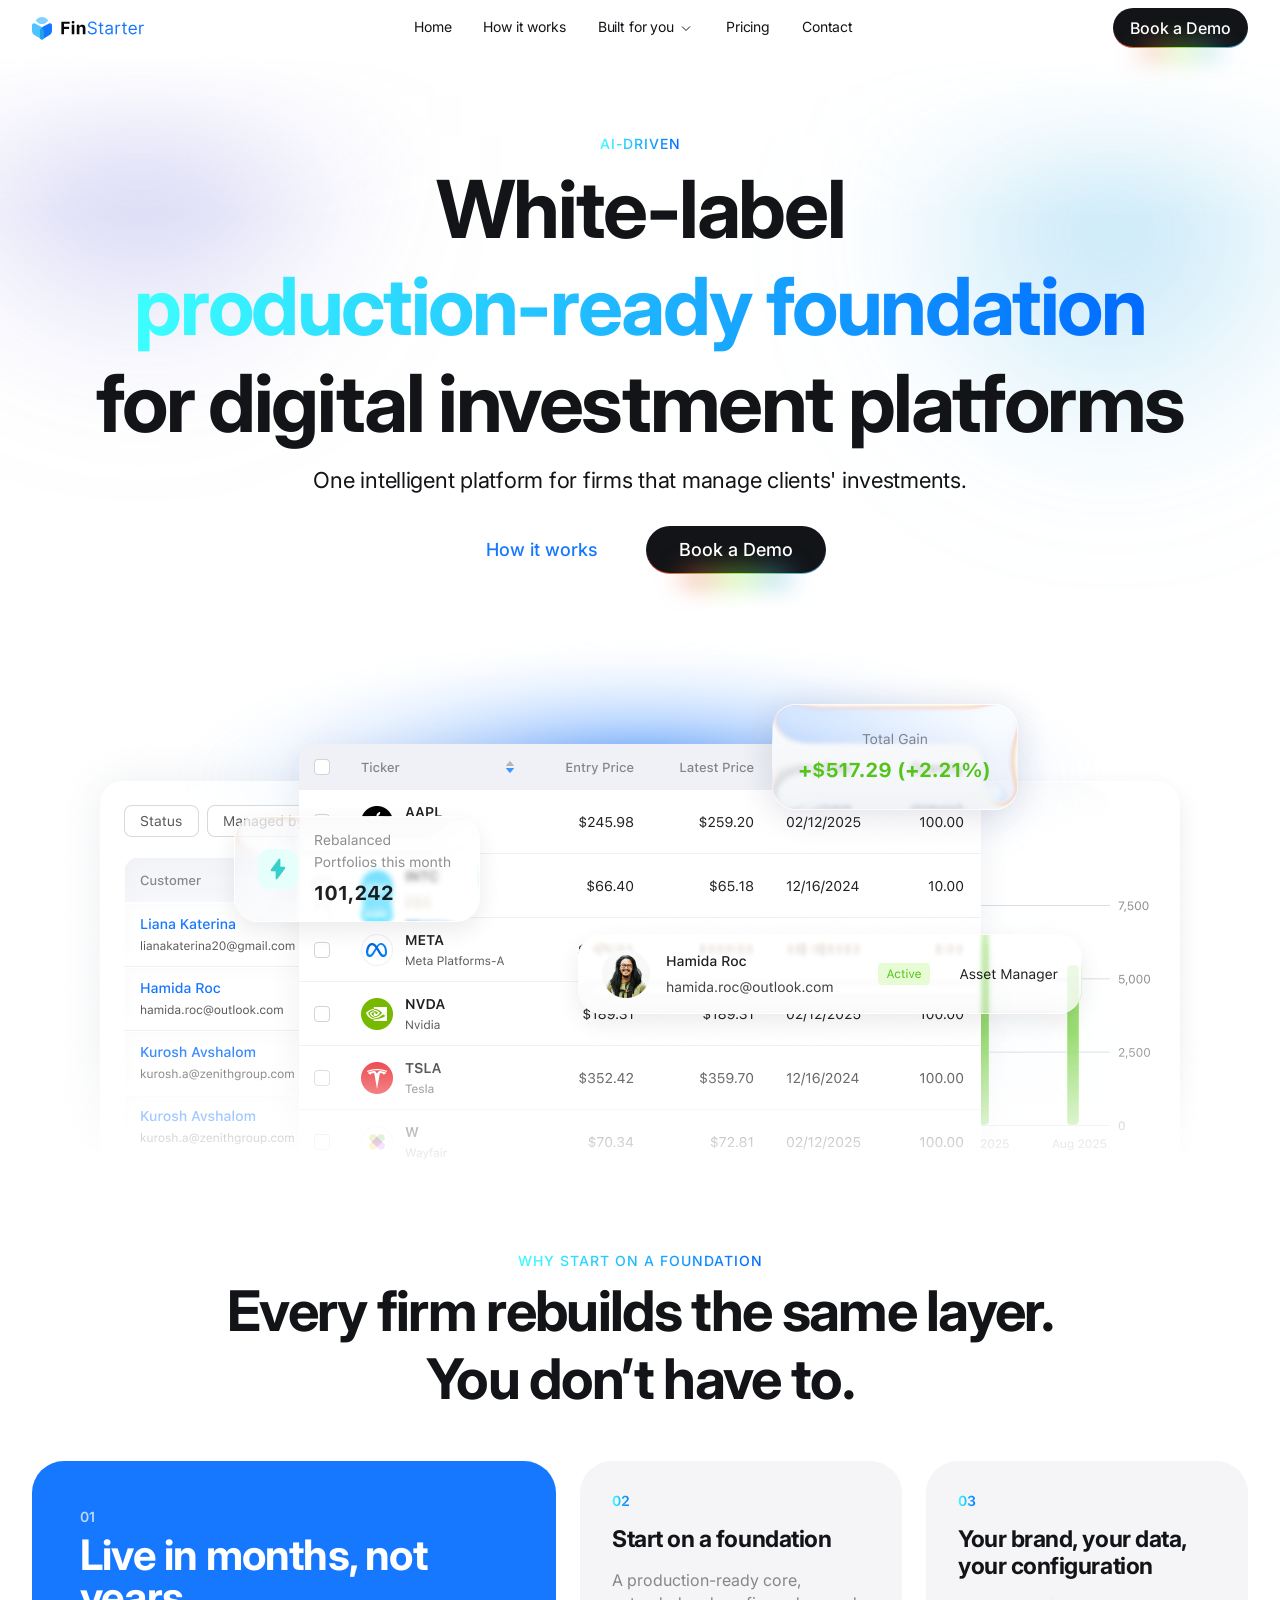
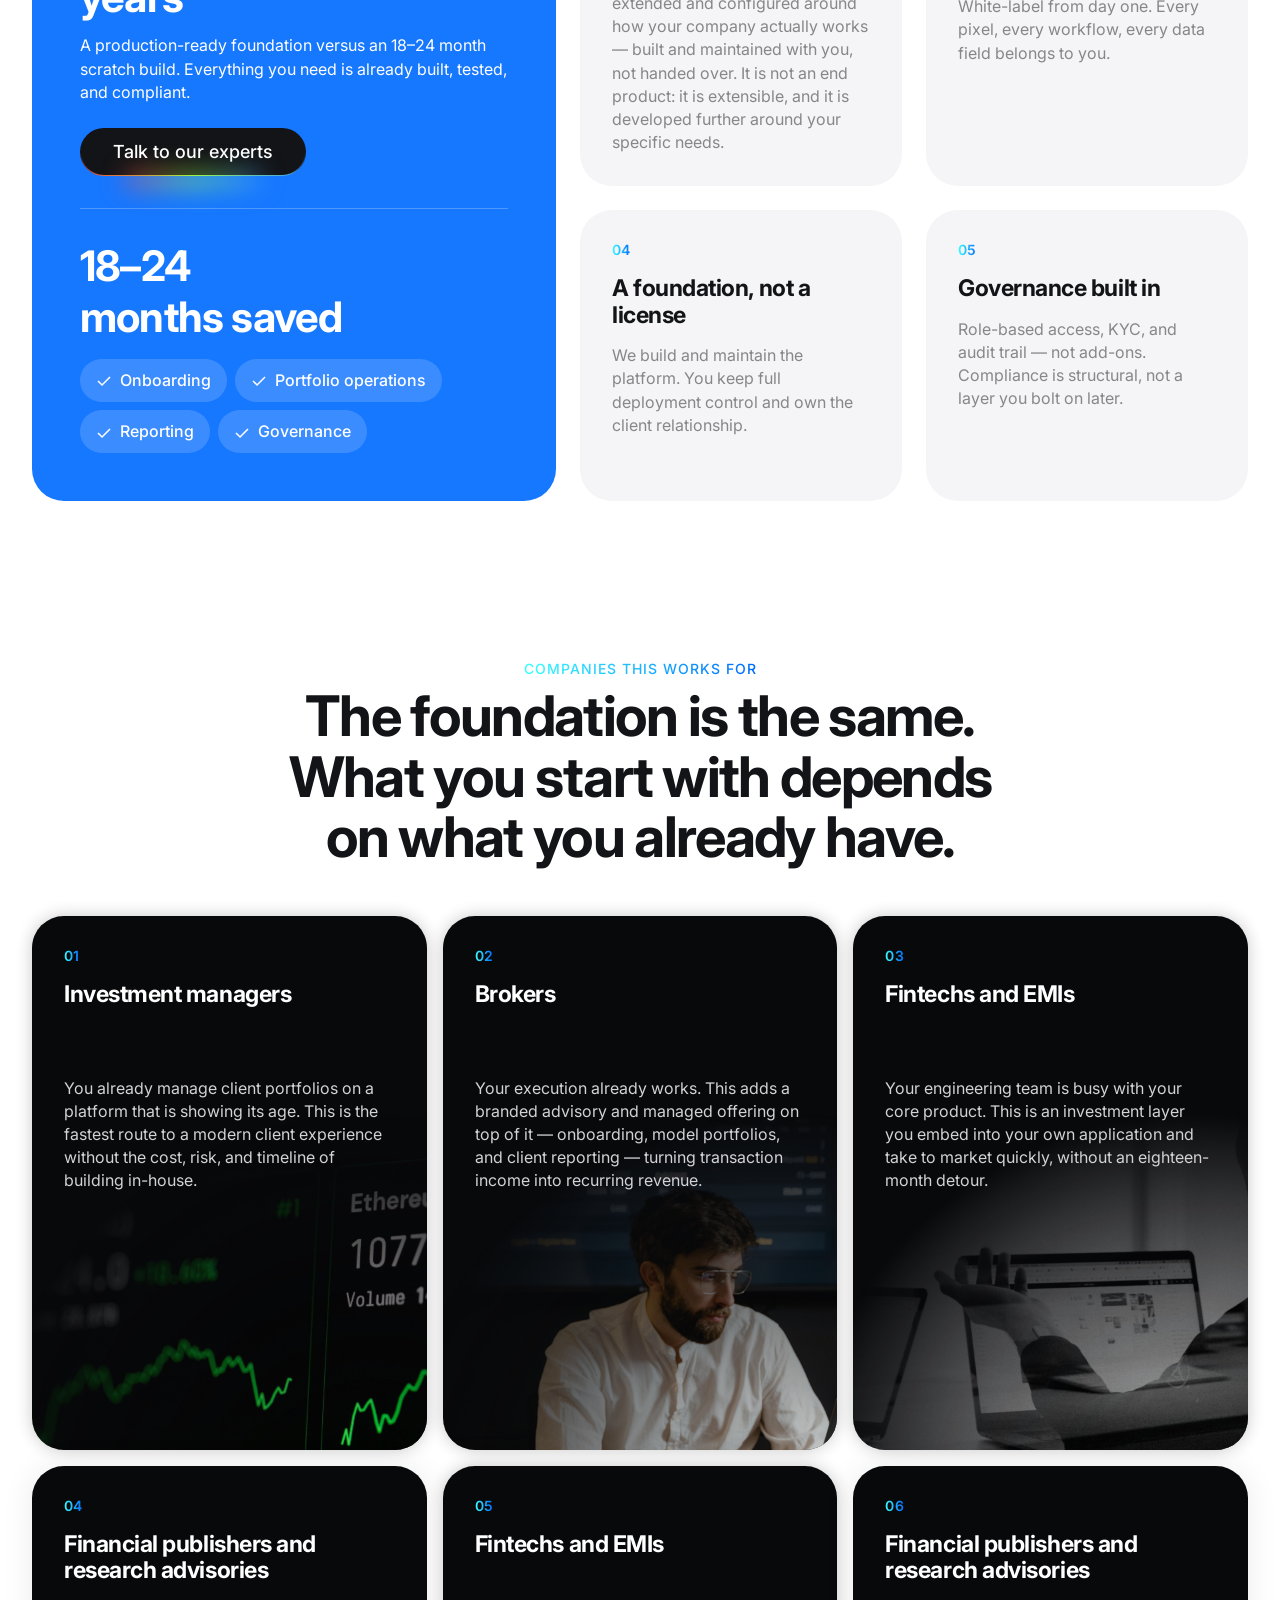
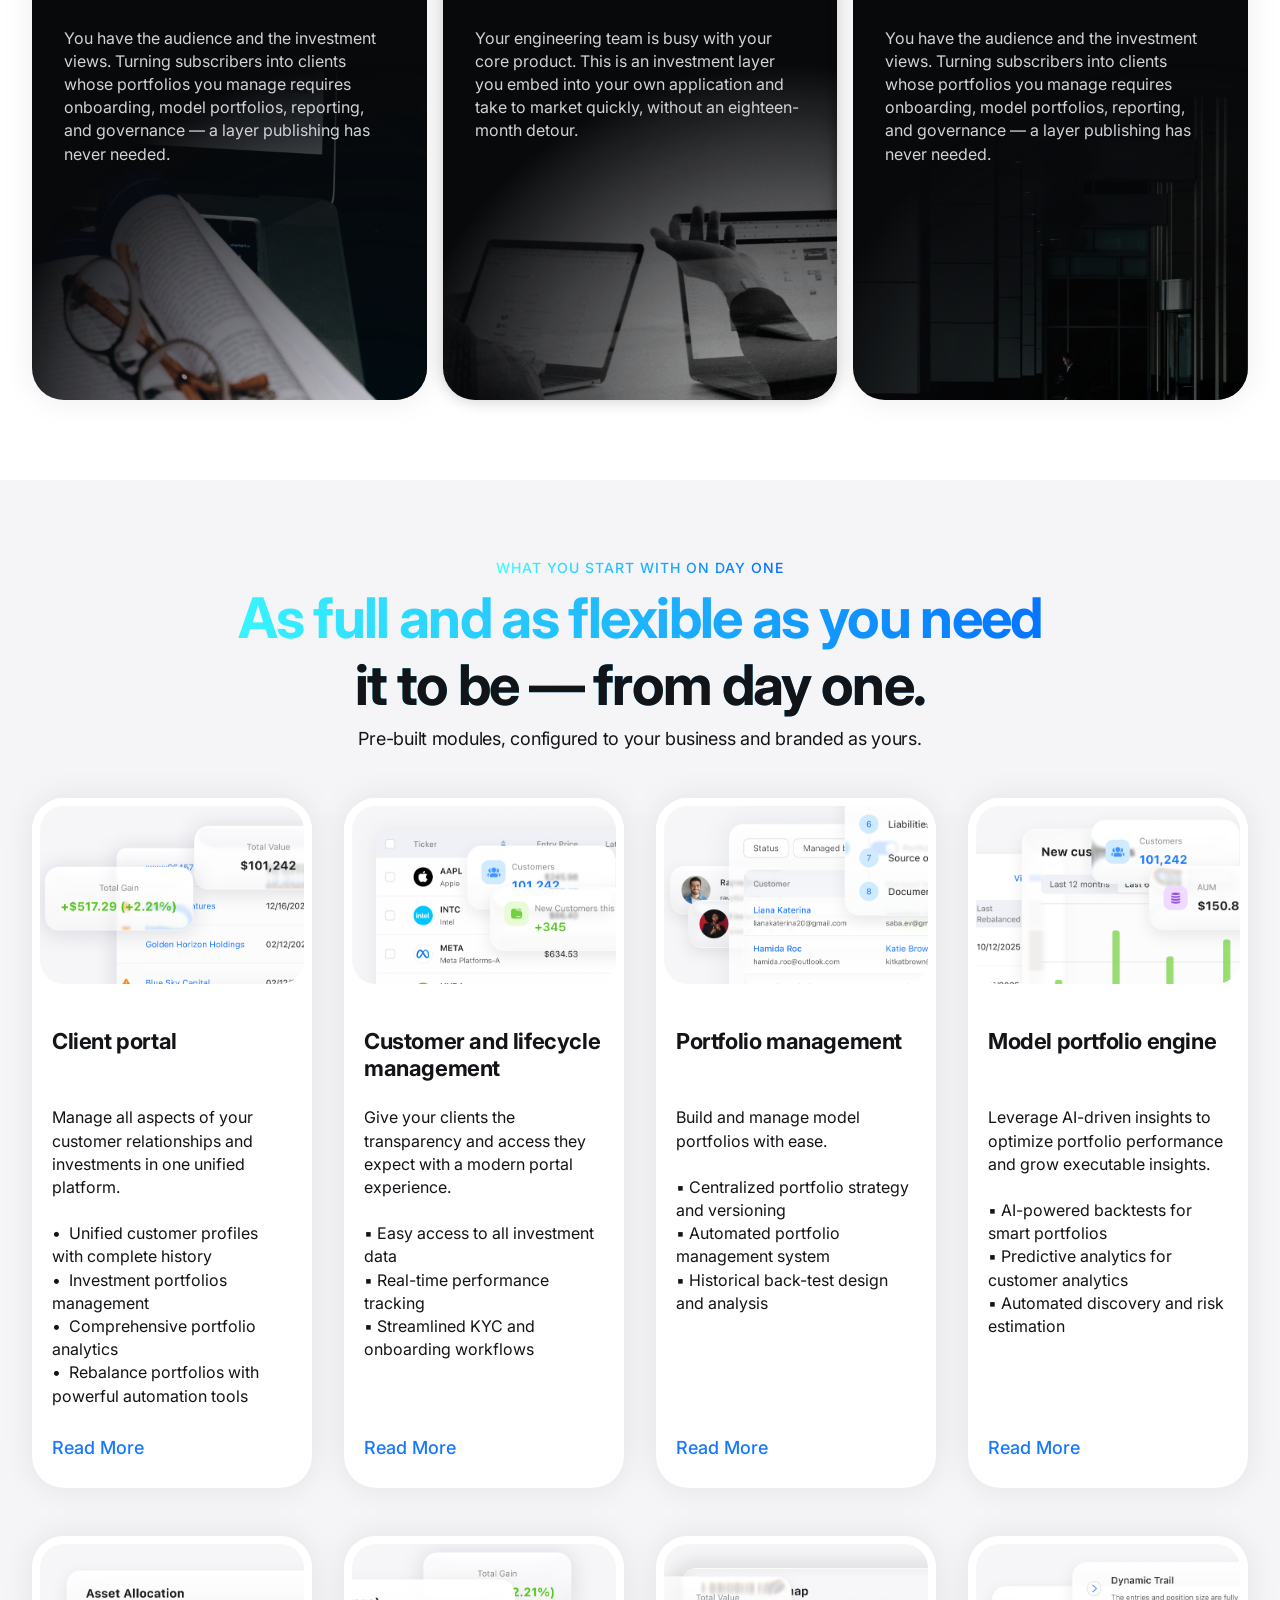
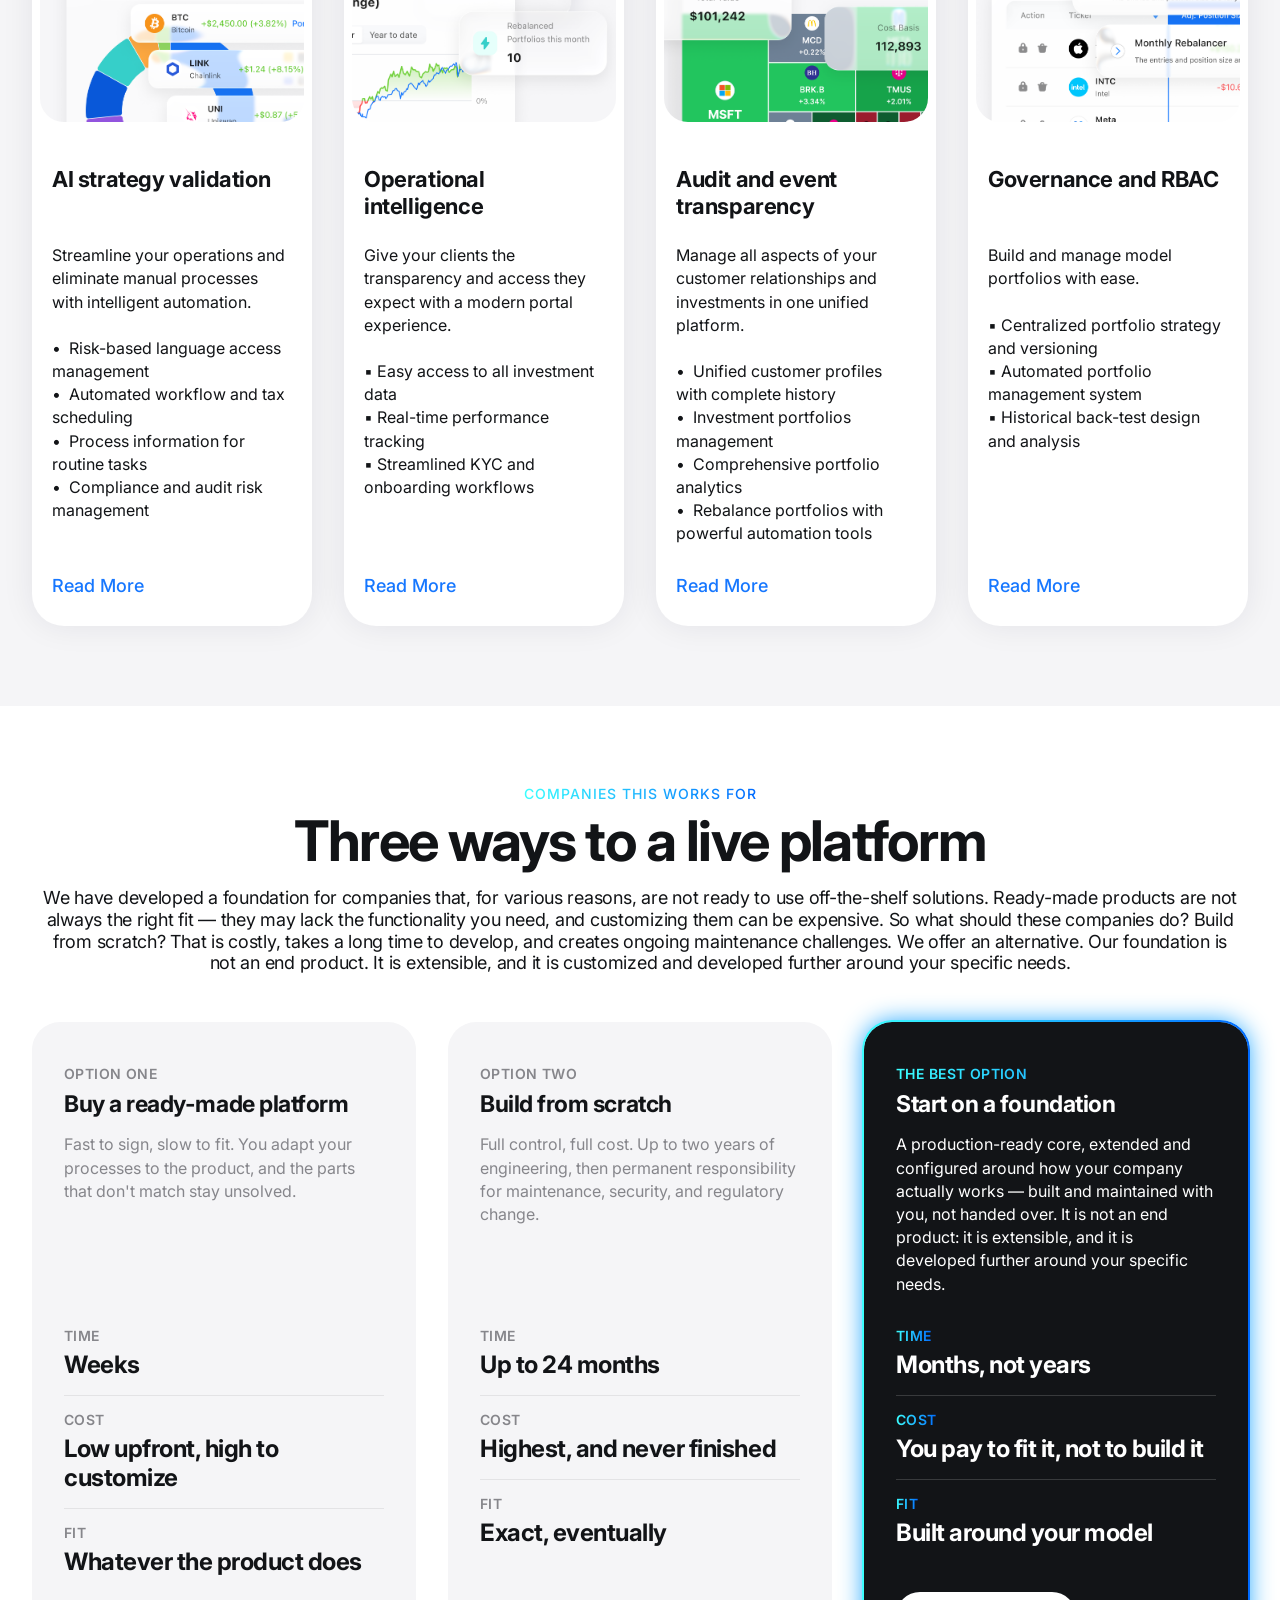
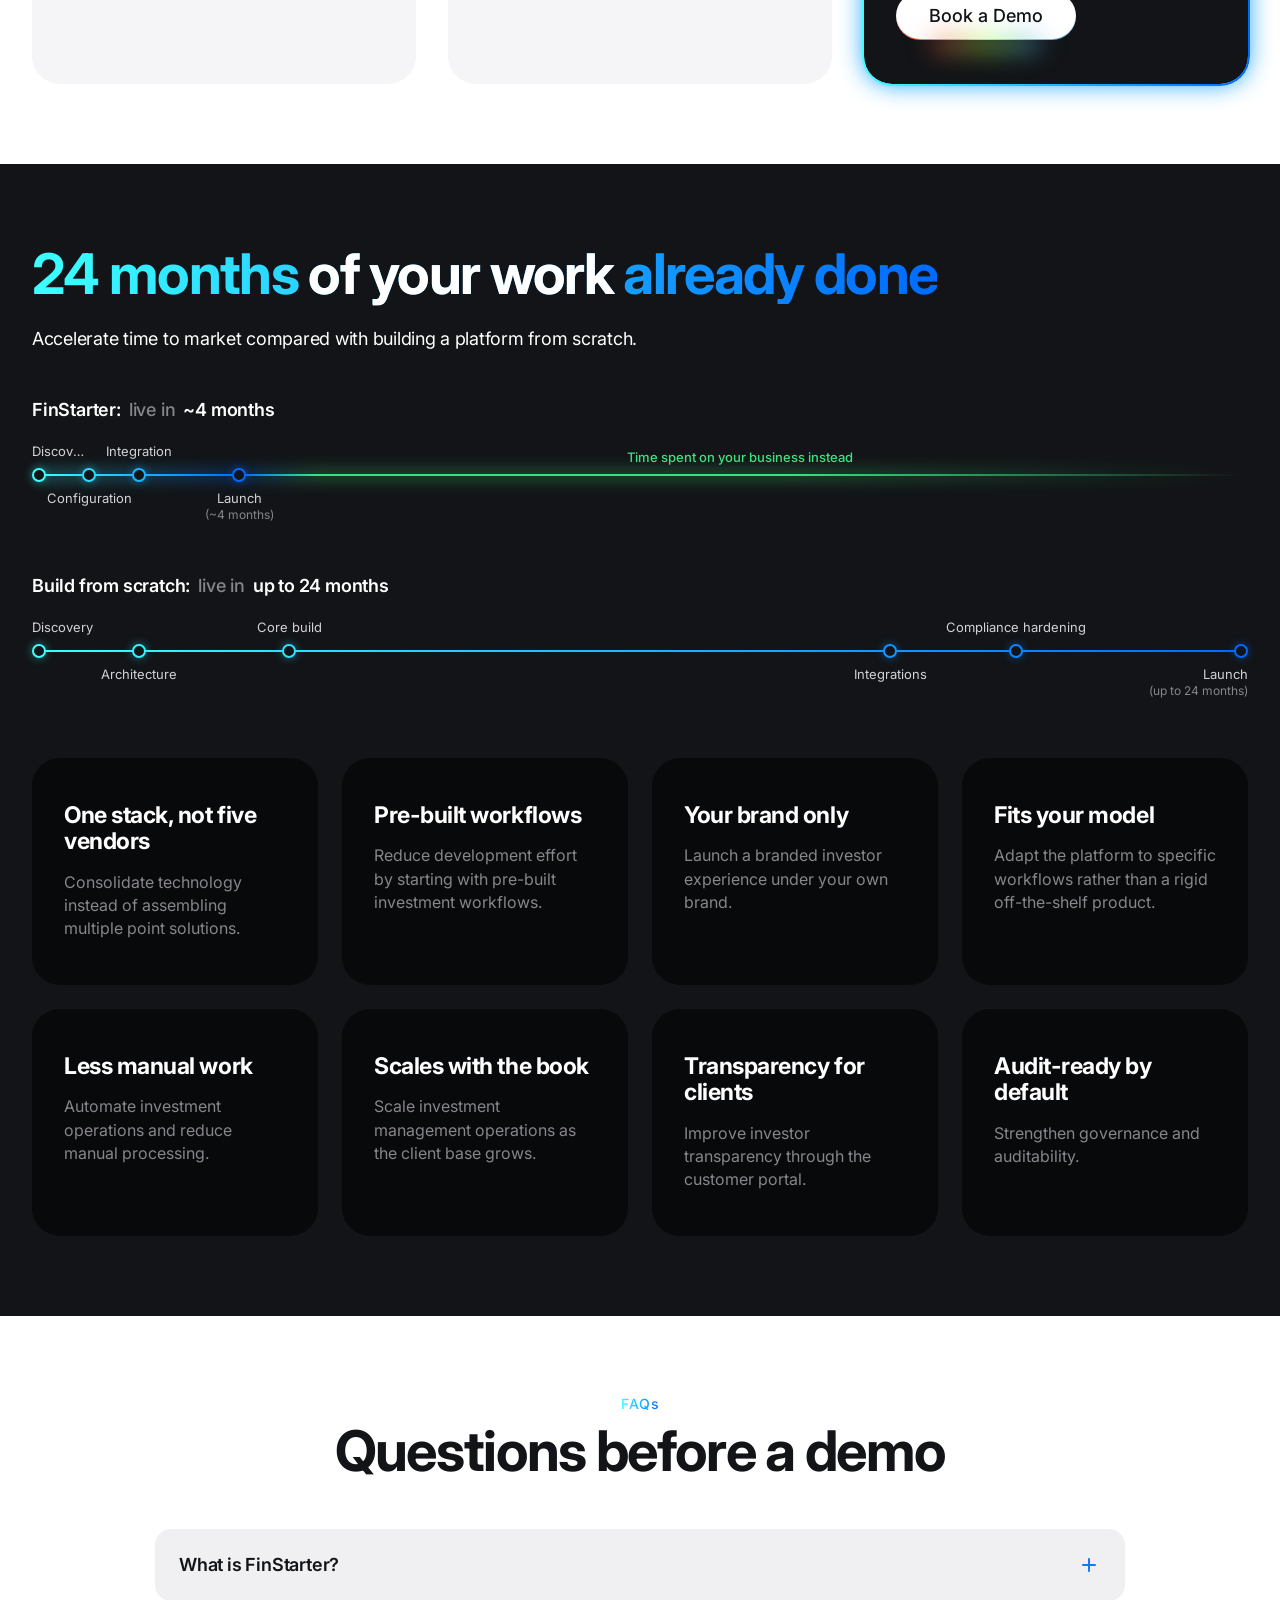
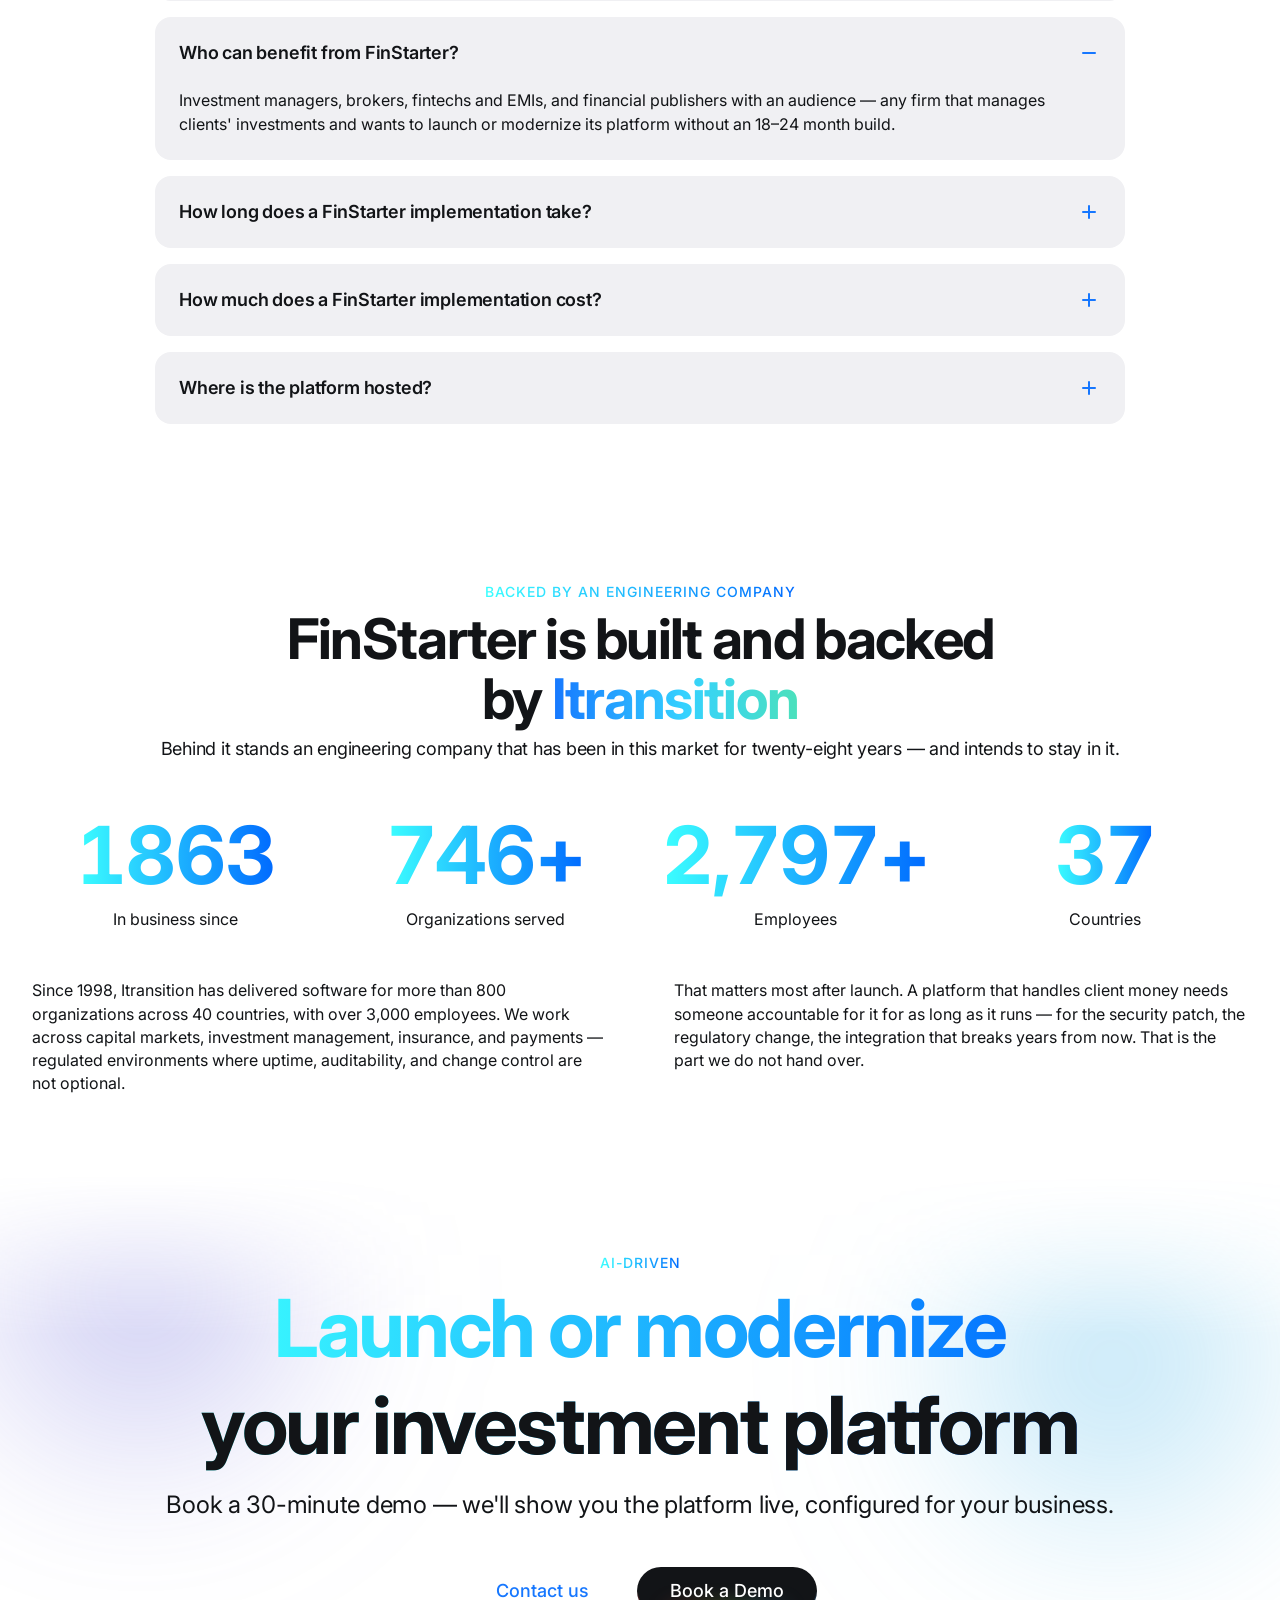
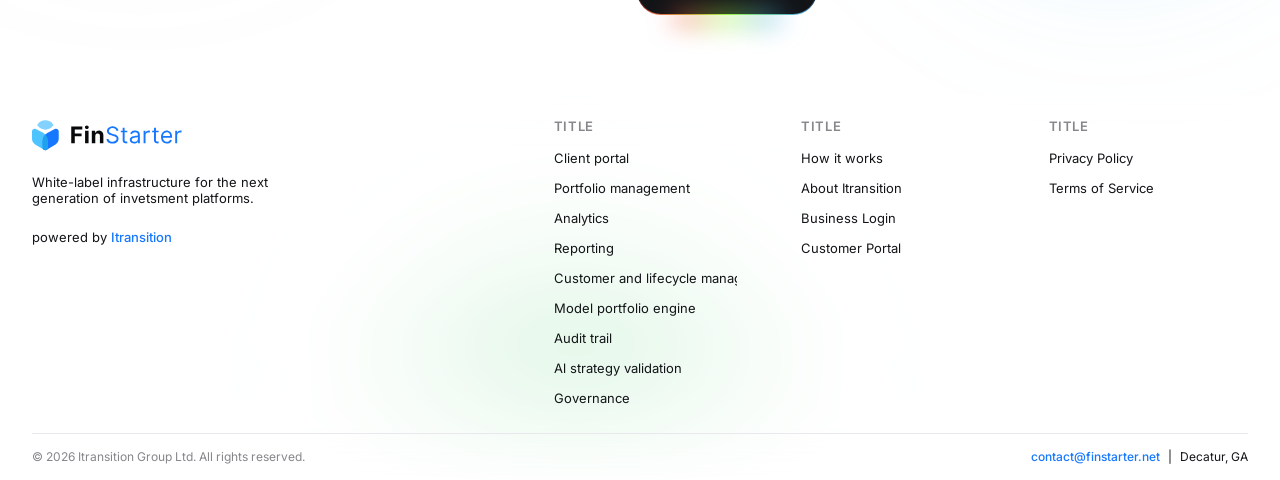
<file: site/index.html>
<!DOCTYPE html>
<html lang="en">
<head>
<meta charset="UTF-8">
<meta name="viewport" content="width=device-width, initial-scale=1">
<title>FinStarter</title>
<link rel="preconnect" href="https://fonts.googleapis.com">
<link rel="preconnect" href="https://fonts.gstatic.com" crossorigin>
<link href="https://fonts.googleapis.com/css2?family=Inter:wght@400;500;600;700&display=swap" rel="stylesheet">
<link rel="stylesheet" href="styles.css">
<link rel="stylesheet" href="responsive.css">
<!-- dark hero (experiment, parked): re-enable with this link + class="hero-dark" on <body> -->
<!-- <link rel="stylesheet" href="hero-dark.css"> -->
<script src="site.js" defer></script>
</head>
<body>

<!-- ===================== NAVIGATION ===================== -->
<header class="nav">
  <div class="nav__wrap">
    <a class="nav__logo" href="index.html"><img class="nav__logo-dark" src="assets/logo-nav.svg" alt="FinStarter" width="116" height="24"><img class="nav__logo-light" src="assets/logo-nav-light.svg" alt="" width="116" height="24"></a>
    <nav class="nav__menu" id="site-menu">
      <a class="nav__item" href="index.html">Home</a>
      <a class="nav__item" href="how-it-works.html">How it works</a>
      <div class="nav__dd">
        <a class="nav__item nav__item--dd" href="#" aria-haspopup="true" aria-expanded="false" aria-controls="dd-built">Built for you<svg class="nav__chevron" width="16" height="16" viewBox="0 0 16 16" fill="none" aria-hidden="true"><path d="M4 6.5L8 10.5L12 6.5" stroke="currentColor"/></svg></a>
        <div class="dropdown" id="dd-built">
          <div class="dropdown__group">
            <div class="dropdown__label">CLIENT LAYER</div>
            <a class="dropdown__item" href="#">Client portal</a>
            <a class="dropdown__item" href="#">Customer and lifecycle management</a>
          </div>
          <div class="dropdown__group">
            <div class="dropdown__label">PORTFOLIO OPERATIONS</div>
            <a class="dropdown__item" href="#">Portfolio management</a>
            <a class="dropdown__item" href="#">Model portfolio engine</a>
            <a class="dropdown__item" href="#">AI strategy validation</a>
          </div>
          <div class="dropdown__group">
            <div class="dropdown__label">INTELLIGENCE AND GOVERNANCE</div>
            <a class="dropdown__item" href="#">Analytics</a>
            <a class="dropdown__item" href="#">Reporting</a>
            <a class="dropdown__item" href="#">Audit trail</a>
            <a class="dropdown__item" href="#">Governance</a>
          </div>
        </div>
      </div>
      <a class="nav__item" href="#">Pricing</a>
      <a class="nav__item" href="contact.html">Contact</a>
    </nav>
    <a class="nav__btn" href="#demo" data-open-demo>Book a Demo</a>
    <button class="nav__burger" type="button" aria-label="Open menu" aria-expanded="false" aria-controls="site-menu"><span></span><span></span><span></span></button>
  </div>
</header>

<!-- ===================== HERO ===================== -->
<section class="hero">
  <!-- soft blurred shapes drifting behind the hero (styles.css: BLOBS) -->
  <div class="blobs" aria-hidden="true"><i class="blob blob--1"></i><i class="blob blob--2"></i><i class="blob blob--3"></i><i class="blob blob--4"></i></div>
  <div class="hero__content">
    <div class="hero__title">
      <div class="hero__h1group">
        <div class="eyebrow-row"><span class="eyebrow">AI-DRIVEN</span></div>
        <h1 class="hero__h1">White-label <br><span class="gt">production-ready foundation</span><br>for digital investment platforms</h1>
      </div>
      <p class="hero__sub">One intelligent platform for firms that manage clients' investments.</p>
    </div>
    <div class="btn-row">
      <a class="btn btn--link" href="how-it-works.html">How it works</a>
      <a class="btn btn--dark" href="#demo" data-open-demo>Book a Demo</a>
    </div>
  </div>
  <div class="hero__slot">
    <!-- Figma image-slot 31:21809 (1120×550) rebuilt as layers so the glow and the cards can move:
         each PNG is the Figma render of one card incl. its shadow; positions = render bounds in % of the slot -->
    <div class="hero__scene" aria-hidden="true">
      <div class="hero__glow"></div>
      <img class="hs hs--customers" src="assets/hero/customers.png" alt="" width="736" height="496">
      <img class="hs hs--table" src="assets/hero/table.png" alt="" width="886" height="488">
      <img class="hs hs--positions" src="assets/hero/positions.png" alt="" width="762" height="509">
      <img class="hs hs--employee" src="assets/hero/employee.png" alt="" width="608" height="184">
      <img class="hs hs--stat1" src="assets/hero/stat-1.png" alt="" width="350" height="210">
      <img class="hs hs--stat2" src="assets/hero/stat-2.png" alt="" width="326" height="186">
    </div>
  </div>
  <div class="hero__fade"></div>
</section>

<!-- ===================== WHY START ON A FOUNDATION ===================== -->
<section class="section why">
  <div class="h2group">
    <span class="eyebrow">Why start on a foundation</span>
    <h2 class="h2 h2--intrinsic">Every firm rebuilds the same layer.<br>You don’t have to.</h2>
  </div>
  <div class="why__wrap">
    <div class="why__accent">
      <div class="why__block1">
        <div class="why__spantext">
          <div class="why__num">01</div>
          <div class="why__txt">
            <h3 class="why__h3">Live in months, not years</h3>
            <p class="why__sub">A production-ready foundation versus an 18–24 month scratch build. Everything you need is already built, tested, and compliant.</p>
          </div>
        </div>
        <a class="btn btn--dark" href="#demo" data-open-demo>Talk to our experts</a>
      </div>
      <div class="why__divider"></div>
      <div class="why__block2">
        <div class="why__saved">18–24<br>months saved</div>
        <div class="why__badges">
          <span class="pill"><img src="assets/check.svg" alt="" width="16" height="16">Onboarding</span>
          <span class="pill"><img src="assets/check.svg" alt="" width="16" height="16">Portfolio operations</span>
          <span class="pill"><img src="assets/check.svg" alt="" width="16" height="16">Reporting</span>
          <span class="pill"><img src="assets/check.svg" alt="" width="16" height="16">Governance</span>
        </div>
      </div>
    </div>
    <div class="why__grid">
      <div class="why__row">
        <div class="why__card">
          <span class="why__cardnum gt">02</span>
          <h4 class="why__h4">Start on a foundation</h4>
          <p class="why__p">A production-ready core, extended and configured around how your company actually works — built and maintained with you, not handed over. It is not an end product: it is extensible, and it is developed further around your specific needs.</p>
        </div>
        <div class="why__card">
          <span class="why__cardnum gt">03</span>
          <h4 class="why__h4">Your brand, your data, your configuration</h4>
          <p class="why__p">White-label from day one. Every pixel, every workflow, every data field belongs to you.</p>
        </div>
      </div>
      <div class="why__row">
        <div class="why__card">
          <span class="why__cardnum gt">04</span>
          <h4 class="why__h4">A foundation, not a license</h4>
          <p class="why__p">We build and maintain the platform. You keep full deployment control and own the client relationship.</p>
        </div>
        <div class="why__card">
          <span class="why__cardnum gt">05</span>
          <h4 class="why__h4">Governance built in</h4>
          <p class="why__p">Role-based access, KYC, and audit trail — not add-ons. Compliance is structural, not a layer you bolt on later.</p>
        </div>
      </div>
    </div>
  </div>
</section>

<!-- ===================== COMPANIES THIS WORKS FOR ===================== -->
<section class="section companies">
  <div class="h2group">
    <span class="eyebrow">Companies this works for</span>
    <h2 class="h2 h2--px">The foundation is the same.<br>What you start with depends <br>on what you already have.</h2>
  </div>
  <div class="companies__row">
    <article class="ccard ccard--shadow-a">
      <img class="ccard__img" src="assets/company-1.png" alt="">
      <span class="ccard__num gt">01</span>
      <h4 class="ccard__h4">Investment managers</h4>
      <p class="ccard__p">You already manage client portfolios on a platform that is showing its age. This is the fastest route to a modern client experience without the cost, risk, and timeline of building in-house.</p>
    </article>
    <article class="ccard ccard--shadow-a">
      <img class="ccard__img" src="assets/company-2.png" alt="">
      <span class="ccard__num gt">02</span>
      <h4 class="ccard__h4">Brokers</h4>
      <p class="ccard__p">Your execution already works. This adds a branded advisory and managed offering on top of it — onboarding, model portfolios, and client reporting — turning transaction income into recurring revenue.</p>
    </article>
    <article class="ccard ccard--shadow-a">
      <img class="ccard__img" src="assets/company-3.png" alt="">
      <span class="ccard__num gt">03</span>
      <h4 class="ccard__h4">Fintechs and EMIs</h4>
      <p class="ccard__p">Your engineering team is busy with your core product. This is an investment layer you embed into your own application and take to market quickly, without an eighteen-month detour.</p>
    </article>
    <article class="ccard ccard--shadow-b">
      <img class="ccard__img" src="assets/company-4.png" alt="">
      <span class="ccard__num gt">04</span>
      <h4 class="ccard__h4">Financial publishers and research advisories</h4>
      <p class="ccard__p">You have the audience and the investment views. Turning subscribers into clients whose portfolios you manage requires onboarding, model portfolios, reporting, and governance — a layer publishing has never needed.</p>
    </article>
    <article class="ccard ccard--shadow-a">
      <img class="ccard__img" src="assets/company-5.png" alt="">
      <span class="ccard__num gt">05</span>
      <h4 class="ccard__h4">Fintechs and EMIs</h4>
      <p class="ccard__p">Your engineering team is busy with your core product. This is an investment layer you embed into your own application and take to market quickly, without an eighteen-month detour.</p>
    </article>
    <article class="ccard ccard--shadow-b">
      <img class="ccard__img" src="assets/company-6.png" alt="">
      <span class="ccard__num gt">06</span>
      <h4 class="ccard__h4">Financial publishers and research advisories</h4>
      <p class="ccard__p">You have the audience and the investment views. Turning subscribers into clients whose portfolios you manage requires onboarding, model portfolios, reporting, and governance — a layer publishing has never needed.</p>
    </article>
  </div>
</section>

<!-- ===================== FEATURES ===================== -->
<section class="section features">
  <div class="h2group">
    <span class="eyebrow">What you start with on day one</span>
    <h2 class="h2 h2--intrinsic features__h2"><span class="gt-slice">As full and as flexible as you need </span><br>it to be — from day one.</h2>
    <p class="desc desc--1200">Pre-built modules, configured to your business and branded as yours.</p>
  </div>
  <div class="features__cards">
    <article class="fcard">
      <div class="fcard__img"><picture><source media="(min-width: 641px) and (max-width: 768px)" srcset="assets/feature-cards/portrait/client-portal.png"><img src="assets/feature-cards/client-portal.png" alt="" width="438" height="296"></picture></div>
      <div class="fcard__body">
        <div class="fcard__text">
          <h3 class="fcard__h3">Client portal</h3>
          <p class="fcard__p">Manage all aspects of your customer relationships and investments in one unified platform.

•  Unified customer profiles with complete history
•  Investment portfolios management
•  Comprehensive portfolio analytics
•  Rebalance portfolios with powerful automation tools</p>
        </div>
        <a class="btn btn--link btn--flush" href="#">Read More</a>
      </div>
    </article>
    <article class="fcard">
      <div class="fcard__img"><picture><source media="(min-width: 641px) and (max-width: 768px)" srcset="assets/feature-cards/portrait/lifecycle.png"><img src="assets/feature-cards/lifecycle.png" alt="" width="438" height="296"></picture></div>
      <div class="fcard__body">
        <div class="fcard__text">
          <h3 class="fcard__h3">Customer and lifecycle management</h3>
          <p class="fcard__p">Give your clients the transparency and access they expect with a modern portal experience.

▪ Easy access to all investment data
▪ Real-time performance tracking
▪ Streamlined KYC and onboarding workflows</p>
        </div>
        <a class="btn btn--link btn--flush" href="#">Read More</a>
      </div>
    </article>
    <article class="fcard">
      <div class="fcard__img"><picture><source media="(min-width: 641px) and (max-width: 768px)" srcset="assets/feature-cards/portrait/portfolio.png"><img src="assets/feature-cards/portfolio.png" alt="" width="438" height="296"></picture></div>
      <div class="fcard__body">
        <div class="fcard__text">
          <h3 class="fcard__h3">Portfolio management</h3>
          <p class="fcard__p">Build and manage model portfolios with ease.

▪ Centralized portfolio strategy and versioning
▪ Automated portfolio management system
▪ Historical back-test design and analysis</p>
        </div>
        <a class="btn btn--link btn--flush" href="#">Read More</a>
      </div>
    </article>
    <article class="fcard">
      <div class="fcard__img"><picture><source media="(min-width: 641px) and (max-width: 768px)" srcset="assets/feature-cards/portrait/model-engine.png"><img src="assets/feature-cards/model-engine.png" alt="" width="438" height="296"></picture></div>
      <div class="fcard__body">
        <div class="fcard__text">
          <h3 class="fcard__h3">Model portfolio engine</h3>
          <p class="fcard__p">Leverage AI-driven insights to optimize portfolio performance and grow executable insights.

▪ AI-powered backtests for smart portfolios
▪ Predictive analytics for customer analytics
▪ Automated discovery and risk estimation</p>
        </div>
        <a class="btn btn--link btn--flush" href="#">Read More</a>
      </div>
    </article>
    <article class="fcard">
      <div class="fcard__img"><picture><source media="(min-width: 641px) and (max-width: 768px)" srcset="assets/feature-cards/portrait/ai-strategy.png"><img src="assets/feature-cards/ai-strategy.png" alt="" width="438" height="296"></picture></div>
      <div class="fcard__body">
        <div class="fcard__text">
          <h3 class="fcard__h3">AI strategy validation</h3>
          <p class="fcard__p">Streamline your operations and eliminate manual processes with intelligent automation.

•  Risk-based language access management
•  Automated workflow and tax scheduling
•  Process information for routine tasks
•  Compliance and audit risk management</p>
        </div>
        <a class="btn btn--link btn--flush" href="#">Read More</a>
      </div>
    </article>
    <article class="fcard">
      <div class="fcard__img"><picture><source media="(min-width: 641px) and (max-width: 768px)" srcset="assets/feature-cards/portrait/operational.png"><img src="assets/feature-cards/operational.png" alt="" width="438" height="296"></picture></div>
      <div class="fcard__body">
        <div class="fcard__text">
          <h3 class="fcard__h3">Operational intelligence</h3>
          <p class="fcard__p">Give your clients the transparency and access they expect with a modern portal experience.

▪ Easy access to all investment data
▪ Real-time performance tracking
▪ Streamlined KYC and onboarding workflows</p>
        </div>
        <a class="btn btn--link btn--flush" href="#">Read More</a>
      </div>
    </article>
    <article class="fcard">
      <div class="fcard__img"><picture><source media="(min-width: 641px) and (max-width: 768px)" srcset="assets/feature-cards/portrait/audit.png"><img src="assets/feature-cards/audit.png" alt="" width="438" height="296"></picture></div>
      <div class="fcard__body">
        <div class="fcard__text">
          <h3 class="fcard__h3">Audit and event transparency</h3>
          <p class="fcard__p">Manage all aspects of your customer relationships and investments in one unified platform.

•  Unified customer profiles with complete history
•  Investment portfolios management
•  Comprehensive portfolio analytics
•  Rebalance portfolios with powerful automation tools</p>
        </div>
        <a class="btn btn--link btn--flush" href="#">Read More</a>
      </div>
    </article>
    <article class="fcard">
      <div class="fcard__img"><picture><source media="(min-width: 641px) and (max-width: 768px)" srcset="assets/feature-cards/portrait/governance.png"><img src="assets/feature-cards/governance.png" alt="" width="438" height="296"></picture></div>
      <div class="fcard__body">
        <div class="fcard__text">
          <h3 class="fcard__h3">Governance and RBAC</h3>
          <p class="fcard__p">Build and manage model portfolios with ease.

▪ Centralized portfolio strategy and versioning
▪ Automated portfolio management system
▪ Historical back-test design and analysis</p>
        </div>
        <a class="btn btn--link btn--flush" href="#">Read More</a>
      </div>
    </article>
  </div>
</section>

<!-- ===================== THREE WAYS ===================== -->
<section class="section three">
  <div class="h2group">
    <span class="eyebrow">Companies this works for</span>
    <div class="h2group__inner">
      <h2 class="h2 h2--px h2--940">Three ways to a live platform</h2>
      <p class="desc desc--1200">We have developed a foundation for companies that, for various reasons, are not ready to use off-the-shelf solutions. Ready-made products are not always the right fit — they may lack the functionality you need, and customizing them can be expensive. So what should these companies do? Build from scratch? That is costly, takes a long time to develop, and creates ongoing maintenance challenges. We offer an alternative. Our foundation is not an end product. It is extensible, and it is customized and developed further around your specific needs.</p>
    </div>
  </div>
  <div class="three__row">
    <article class="ocard">
      <div class="ocard__top">
        <div class="ocard__label">OPTION ONE</div>
        <div class="ocard__hp">
          <h4 class="ocard__h4">Buy a ready-made platform</h4>
          <div class="ocard__pbox"><p class="ocard__p">Fast to sign, slow to fit. You adapt your processes to the product, and the parts that don't match stay unsolved.</p></div>
        </div>
      </div>
      <div class="ocard__rows">
        <div class="ocard__r"><span class="ocard__rl">TIME</span><span class="ocard__rv">Weeks</span></div>
        <div class="ocard__sep"></div>
        <div class="ocard__r"><span class="ocard__rl">COST</span><span class="ocard__rv">Low upfront, high to customize</span></div>
        <div class="ocard__sep"></div>
        <div class="ocard__r"><span class="ocard__rl">FIT</span><span class="ocard__rv">Whatever the product does</span></div>
      </div>
    </article>
    <article class="ocard">
      <div class="ocard__top">
        <div class="ocard__label">OPTION TWO</div>
        <div class="ocard__hp">
          <h4 class="ocard__h4">Build from scratch</h4>
          <div class="ocard__pbox"><p class="ocard__p">Full control, full cost. Up to two years of engineering, then permanent responsibility for maintenance, security, and regulatory change.</p></div>
        </div>
      </div>
      <div class="ocard__rows">
        <div class="ocard__r"><span class="ocard__rl">TIME</span><span class="ocard__rv">Up to 24 months</span></div>
        <div class="ocard__sep"></div>
        <div class="ocard__r"><span class="ocard__rl">COST</span><span class="ocard__rv">Highest, and never finished</span></div>
        <div class="ocard__sep"></div>
        <div class="ocard__r"><span class="ocard__rl">FIT</span><span class="ocard__rv">Exact, eventually</span></div>
      </div>
    </article>
    <article class="ocard ocard--best">
      <div class="ocard__best-inner">
        <div class="ocard__top">
          <div class="ocard__label gt-block">THE BEST OPTION</div>
          <div class="ocard__hp">
            <h4 class="ocard__h4">Start on a foundation</h4>
            <div class="ocard__pbox"><p class="ocard__p">A production-ready core, extended and configured around how your company actually works — built and maintained with you, not handed over. It is not an end product: it is extensible, and it is developed further around your specific needs.</p></div>
          </div>
        </div>
        <div class="ocard__rows">
          <div class="ocard__r"><span class="ocard__rl gt">TIME</span><span class="ocard__rv">Months, not years</span></div>
          <div class="ocard__sep"></div>
          <div class="ocard__r"><span class="ocard__rl gt">COST</span><span class="ocard__rv">You pay to fit it, not to build it</span></div>
          <div class="ocard__sep"></div>
          <div class="ocard__r"><span class="ocard__rl gt">FIT</span><span class="ocard__rv">Built around your model</span></div>
        </div>
      </div>
      <a class="btn btn--white" href="#demo" data-open-demo>Book a Demo</a>
    </article>
  </div>
</section>

<!-- ===================== 24 MONTHS ===================== -->
<section class="section months">
  <div class="months__top">
    <div class="months__left">
      <h2 class="months__h2">24 months <span class="months__white">of your work</span> already done</h2>
      <p class="months__sub">Accelerate time to market compared with building a platform from scratch.</p>
    </div>
  </div>
  <!-- Roadmaps: both tracks are 24 months long; every stop sits at its month (--at) on that scale -->
  <div class="months__maps">
    <div class="rmap rmap--fade" style="--total: 24; --span: 4">
      <div class="rmap__head"><span class="rmap__who">FinStarter:</span><span class="rmap__muted">live in</span><span class="rmap__eta">~4 months</span></div>
      <div class="rmap__track">
        <div class="rmap__line"></div>
        <div class="rmap__note" style="--from: 4; --to: 24">Time spent on your business instead</div>
        <div class="rmap__stop rmap__stop--top rmap__stop--start" style="--at: 0"><span class="rmap__node"></span><span class="rmap__label"><span>Discovery</span></span></div>
        <div class="rmap__stop rmap__stop--bottom" style="--at: 1"><span class="rmap__node"></span><span class="rmap__label"><span>Configuration</span></span></div>
        <div class="rmap__stop rmap__stop--top" style="--at: 2"><span class="rmap__node"></span><span class="rmap__label"><span>Integration</span></span></div>
        <div class="rmap__stop rmap__stop--bottom rmap__stop--launch" style="--at: 4"><span class="rmap__node"></span><span class="rmap__label"><span>Launch</span><small>(~4 months)</small></span></div>
      </div>
    </div>
    <div class="rmap" style="--total: 24; --lag: 0.6s">
      <div class="rmap__head"><span class="rmap__who">Build from scratch:</span><span class="rmap__muted">live in</span><span class="rmap__eta">up to 24 months</span></div>
      <div class="rmap__track">
        <div class="rmap__line"></div>
        <div class="rmap__stop rmap__stop--top rmap__stop--start" style="--at: 0"><span class="rmap__node"></span><span class="rmap__label"><span>Discovery</span></span></div>
        <div class="rmap__stop rmap__stop--bottom" style="--at: 2"><span class="rmap__node"></span><span class="rmap__label"><span>Architecture</span></span></div>
        <div class="rmap__stop rmap__stop--top" style="--at: 5"><span class="rmap__node"></span><span class="rmap__label"><span>Core build</span></span></div>
        <div class="rmap__stop rmap__stop--bottom" style="--at: 17"><span class="rmap__node"></span><span class="rmap__label"><span>Integrations</span></span></div>
        <div class="rmap__stop rmap__stop--top" style="--at: 19.5"><span class="rmap__node"></span><span class="rmap__label"><span>Compliance hardening</span></span></div>
        <div class="rmap__stop rmap__stop--bottom rmap__stop--launch rmap__stop--end" style="--at: 24"><span class="rmap__node"></span><span class="rmap__label"><span>Launch</span><small>(up to 24 months)</small></span></div>
      </div>
    </div>
  </div>
  <div class="months__grid">
    <div class="months__row">
      <article class="mcard"><h4 class="mcard__h4">One stack, not five vendors</h4><p class="mcard__p">Consolidate technology instead of assembling multiple point solutions.</p></article>
      <article class="mcard"><h4 class="mcard__h4">Pre-built workflows</h4><p class="mcard__p">Reduce development effort by starting with pre-built investment workflows.</p></article>
      <article class="mcard"><h4 class="mcard__h4">Your brand only</h4><p class="mcard__p">Launch a branded investor experience under your own brand.</p></article>
      <article class="mcard"><h4 class="mcard__h4">Fits your model</h4><p class="mcard__p">Adapt the platform to specific workflows rather than a rigid off-the-shelf product.</p></article>
    </div>
    <div class="months__row">
      <article class="mcard"><h4 class="mcard__h4">Less manual work</h4><p class="mcard__p">Automate investment operations and reduce manual processing.</p></article>
      <article class="mcard"><h4 class="mcard__h4">Scales with the book</h4><p class="mcard__p">Scale investment management operations as the client base grows.</p></article>
      <article class="mcard"><h4 class="mcard__h4">Transparency for clients</h4><p class="mcard__p">Improve investor transparency through the customer portal.</p></article>
      <article class="mcard"><h4 class="mcard__h4">Audit-ready by default</h4><p class="mcard__p">Strengthen governance and auditability.</p></article>
    </div>
  </div>
</section>

<!-- ===================== FAQ ===================== -->
<section class="section faq">
  <div class="h2group">
    <span class="eyebrow eyebrow--nocase">FAQs</span>
    <div class="h2group__inner">
      <h2 class="h2 h2--px h2--940">Questions before a demo</h2>
    </div>
  </div>
  <div class="faq__list">
    <div class="qa">
      <button class="qa__head" type="button" aria-expanded="false" aria-controls="qa-1">
        <h4 class="qa__q">What is FinStarter?</h4>
        <span class="qa__icon" aria-hidden="true"></span>
      </button>
      <div class="qa__body" id="qa-1"><div class="qa__answer"><p>A production-ready, white-label foundation for digital investment platforms. It covers the client portal, portfolio operations and governance in a single stack, and Itransition builds your platform on top of it.</p></div></div>
    </div>
    <div class="qa is-open">
      <button class="qa__head" type="button" aria-expanded="true" aria-controls="qa-2">
        <h4 class="qa__q">Who can benefit from FinStarter?</h4>
        <span class="qa__icon" aria-hidden="true"></span>
      </button>
      <div class="qa__body" id="qa-2"><div class="qa__answer"><p>Investment managers, brokers, fintechs and EMIs, and financial publishers with an audience — any firm that manages clients' investments and wants to launch or modernize its platform without an 18–24 month build.</p></div></div>
    </div>
    <div class="qa">
      <button class="qa__head" type="button" aria-expanded="false" aria-controls="qa-3">
        <h4 class="qa__q">How long does a FinStarter implementation take?</h4>
        <span class="qa__icon" aria-hidden="true"></span>
      </button>
      <div class="qa__body" id="qa-3"><div class="qa__answer"><p>Typically around four months from kick-off to a live platform, depending on your integrations and the scope of configuration. A comparable build from scratch takes up to 24 months.</p></div></div>
    </div>
    <div class="qa">
      <button class="qa__head" type="button" aria-expanded="false" aria-controls="qa-4">
        <h4 class="qa__q">How much does a FinStarter implementation cost?</h4>
        <span class="qa__icon" aria-hidden="true"></span>
      </button>
      <div class="qa__body" id="qa-4"><div class="qa__answer"><p>You pay to fit the foundation to your business, not to build it from zero. The price depends on the modules you start with and the integrations you need — after a short discovery call we give you a fixed estimate.</p></div></div>
    </div>
    <div class="qa">
      <button class="qa__head" type="button" aria-expanded="false" aria-controls="qa-5">
        <h4 class="qa__q">Where is the platform hosted?</h4>
        <span class="qa__icon" aria-hidden="true"></span>
      </button>
      <div class="qa__body" id="qa-5"><div class="qa__answer"><p>In your own cloud account or on infrastructure managed by Itransition — AWS, Azure or Google Cloud, in the region your regulator requires. Either way you keep full deployment control and own the data.</p></div></div>
    </div>
  </div>
</section>

<!-- ===================== BACKED BY ITRANSITION ===================== -->
<section class="section backed">
  <div class="h2group h2group--1440">
    <span class="eyebrow">Backed by an engineering company</span>
    <h2 class="h2 h2--px h2--940 backed__h2">FinStarter is built and backed <br>by <a class="rainbow" href="https://www.itransition.com/" target="_blank" rel="noopener">Itransition</a></h2>
    <p class="desc">Behind it stands an engineering company that has been in this market for twenty-eight years — and intends to stay in it.</p>
  </div>
  <div class="backed__nums">
    <div class="nmbr"><span class="nmbr__v gt">1998</span><span class="nmbr__l">In business since</span></div>
    <div class="nmbr"><span class="nmbr__v gt">800+</span><span class="nmbr__l">Organizations served</span></div>
    <div class="nmbr"><span class="nmbr__v gt">3,000+</span><span class="nmbr__l">Employees</span></div>
    <div class="nmbr"><span class="nmbr__v gt">40</span><span class="nmbr__l">Countries</span></div>
  </div>
  <div class="backed__cols">
    <p class="backed__p">Since 1998, Itransition has delivered software for more than 800 organizations across 40 countries, with over 3,000 employees. We work across capital markets, investment management, insurance, and payments — regulated environments where uptime, auditability, and change control are not optional.</p>
    <p class="backed__p">That matters most after launch. A platform that handles client money needs someone accountable for it for as long as it runs — for the security patch, the regulatory change, the integration that breaks years from now. That is the part we do not hand over.</p>
  </div>
</section>

<!-- ===================== BANNER + FOOTER ===================== -->
<!-- .tail: the banner and the footer share one set of soft shapes behind them (styles.css: BLOBS) -->
<div class="tail">
<div class="blobs" aria-hidden="true"><i class="blob blob--1"></i><i class="blob blob--2"></i><i class="blob blob--3"></i></div>
<section class="section banner">
  <div class="banner__content">
    <div class="banner__title">
      <div class="banner__h1group">
        <div class="eyebrow-row"><span class="eyebrow">AI-DRIVEN</span></div>
        <div class="eyebrow-row"><h1 class="banner__h1"><span class="gt-slice">Launch or modernize </span><br>your investment platform</h1></div>
      </div>
      <p class="hero__sub">Book a 30-minute demo — we'll show you the platform live, configured for your business.</p>
    </div>
    <div class="btn-row">
      <a class="btn btn--link" href="contact.html">Contact us</a>
      <a class="btn btn--dark" href="#demo" data-open-demo>Book a Demo</a>
    </div>
  </div>
</section>

<!-- ===================== FOOTER ===================== -->
<footer class="footer">
  <div class="footer__top">
    <div class="footer__brand">
      <a href="#"><img src="assets/logo-footer.svg" alt="FinStarter" width="155" height="32"></a>
      <p class="footer__tagline">White-label infrastructure for the next generation of invetsment platforms.</p>
      <div class="footer__powered"><span>powered by</span><a class="footer__powered-link" href="https://www.itransition.com/" target="_blank" rel="noopener">Itransition</a></div>
    </div>
    <div class="footer__cols">
      <div class="footer__col">
        <div class="footer__title">TITLE</div>
        <div class="footer__links footer__links--fill">
          <a href="#">Client portal</a>
          <a href="#">Portfolio management</a>
          <a href="#">Analytics</a>
          <a href="#">Reporting</a>
          <a href="#">Customer and lifecycle management</a>
          <a href="#">Model portfolio engine</a>
          <a href="#">Audit trail</a>
          <a href="#">Al strategy validation</a>
          <a href="#">Governance</a>
        </div>
      </div>
      <div class="footer__col">
        <div class="footer__title">TITLE</div>
        <div class="footer__links">
          <a href="how-it-works.html">How it works</a>
          <a href="#">About Itransition</a>
          <a href="#">Business Login</a>
          <a href="#">Customer Portal</a>
        </div>
      </div>
      <div class="footer__col">
        <div class="footer__title">TITLE</div>
        <div class="footer__links">
          <a href="#">Privacy Policy</a>
          <a href="#">Terms of Service</a>
        </div>
      </div>
    </div>
  </div>
  <div class="footer__bottom">
    <span class="footer__copy">© 2026 Itransition Group Ltd. All rights reserved.</span>
    <div class="footer__contact">
      <a class="footer__mail" href="mailto:contact@finstarter.net">contact@finstarter.net</a>
      <span class="footer__sep">|</span>
      <span class="footer__loc">Decatur, GA</span>
    </div>
  </div>
</footer>
</div>

<!-- ===================== BOOK A DEMO — MODAL ===================== -->
<div class="modal" id="demo-modal" hidden>
  <div class="modal__backdrop" data-close></div>
  <div class="modal__dialog" role="dialog" aria-modal="true" aria-labelledby="demo-title" tabindex="-1">
    <button class="modal__close" type="button" data-close aria-label="Close">
      <svg width="16" height="16" viewBox="0 0 16 16" fill="none" aria-hidden="true"><path d="M3 3l10 10M13 3L3 13" stroke="currentColor" stroke-width="1.5" stroke-linecap="round"/></svg>
    </button>

    <div class="modal__view modal__view--form">
      <div class="modal__head">
        <h2 class="modal__title" id="demo-title">Book your demo</h2>
        <p class="modal__sub">30 minutes, live, configured for your business.</p>
      </div>

      <form class="form" id="demo-form" novalidate>
        <div class="field">
          <label class="field__label" for="f-name">Full name <span class="field__req" aria-hidden="true">*</span></label>
          <input class="field__input" id="f-name" name="name" type="text" placeholder="John Doe" autocomplete="name" required>
          <span class="field__error" id="f-name-err"></span>
        </div>
        <div class="field">
          <label class="field__label" for="f-email">Work email <span class="field__req" aria-hidden="true">*</span></label>
          <input class="field__input" id="f-email" name="email" type="email" placeholder="email@company.com" autocomplete="email" required>
          <span class="field__error" id="f-email-err"></span>
        </div>
        <div class="field">
          <label class="field__label" for="f-company">Company name <span class="field__req" aria-hidden="true">*</span></label>
          <input class="field__input" id="f-company" name="company" type="text" placeholder="Company" autocomplete="organization" required>
          <span class="field__error" id="f-company-err"></span>
        </div>
        <div class="field">
          <label class="field__label" for="f-phone">Phone number</label>
          <input class="field__input" id="f-phone" name="phone" type="tel" placeholder="+1 555 000 0000" autocomplete="tel">
        </div>
        <div class="field">
          <label class="field__label" for="f-message">Message</label>
          <textarea class="field__input field__input--area" id="f-message" name="message" rows="4" placeholder="Tell us about your needs"></textarea>
        </div>
        <button class="btn btn--dark form__submit" type="submit">
          <span>Book a Demo</span>
          <svg class="form__arrow" width="20" height="20" viewBox="0 0 20 20" fill="none" aria-hidden="true"><path d="M4 10h12M11 5l5 5-5 5" stroke="currentColor" stroke-width="1.5" stroke-linecap="round" stroke-linejoin="round"/></svg>
        </button>
        <p class="form__note">By submitting you agree to be contacted about FinStarter. No newsletters.</p>
      </form>
    </div>

    <div class="modal__view modal__view--done" hidden>
      <div class="done__icon" aria-hidden="true">
        <svg width="28" height="28" viewBox="0 0 28 28" fill="none"><path d="M6 14.5l5.5 5.5L22 9" stroke="currentColor" stroke-width="2" stroke-linecap="round" stroke-linejoin="round"/></svg>
      </div>
      <h2 class="modal__title">Request received</h2>
      <p class="modal__sub">Thanks! We'll get back to you within one business day to pick a time.</p>
      <button class="btn btn--dark done__close" type="button" data-close>Done</button>
    </div>
  </div>
</div>



</body>
</html>
</file>
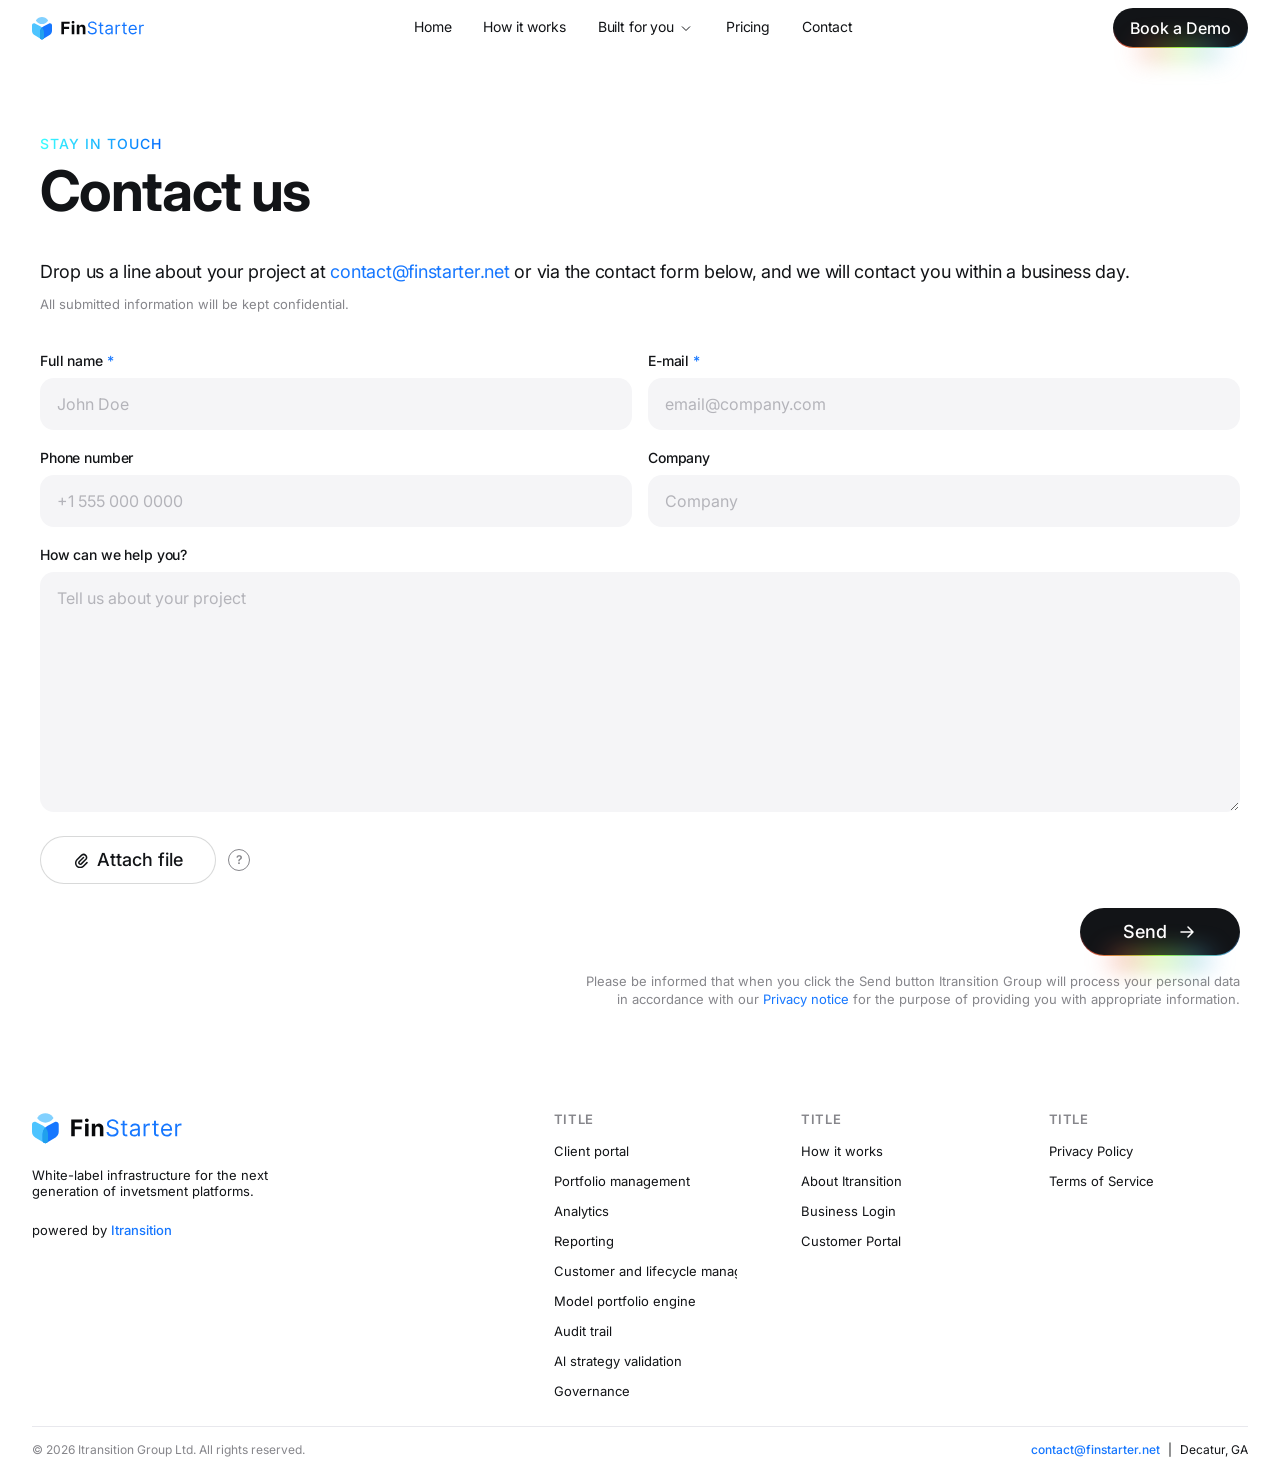
<file: site/contact.html>
<!DOCTYPE html>
<html lang="en">
<head>
<meta charset="UTF-8">
<meta name="viewport" content="width=device-width, initial-scale=1">
<title>Contact us — FinStarter</title>
<link rel="preconnect" href="https://fonts.googleapis.com">
<link rel="preconnect" href="https://fonts.gstatic.com" crossorigin>
<link href="https://fonts.googleapis.com/css2?family=Inter:wght@400;500;600;700&display=swap" rel="stylesheet">
<link rel="stylesheet" href="styles.css">
<link rel="stylesheet" href="contact.css">
<link rel="stylesheet" href="responsive.css">
<script src="site.js" defer></script>
<script src="contact.js" defer></script>
</head>
<body>

<!-- ===================== NAVIGATION ===================== -->
<header class="nav">
  <div class="nav__wrap">
    <a class="nav__logo" href="index.html"><img class="nav__logo-dark" src="assets/logo-nav.svg" alt="FinStarter" width="116" height="24"><img class="nav__logo-light" src="assets/logo-nav-light.svg" alt="" width="116" height="24"></a>
    <nav class="nav__menu" id="site-menu">
      <a class="nav__item" href="index.html">Home</a>
      <a class="nav__item" href="how-it-works.html">How it works</a>
      <div class="nav__dd">
        <a class="nav__item nav__item--dd" href="#" aria-haspopup="true" aria-expanded="false" aria-controls="dd-built">Built for you<svg class="nav__chevron" width="16" height="16" viewBox="0 0 16 16" fill="none" aria-hidden="true"><path d="M4 6.5L8 10.5L12 6.5" stroke="currentColor"/></svg></a>
        <div class="dropdown" id="dd-built">
          <div class="dropdown__group">
            <div class="dropdown__label">CLIENT LAYER</div>
            <a class="dropdown__item" href="#">Client portal</a>
            <a class="dropdown__item" href="#">Customer and lifecycle management</a>
          </div>
          <div class="dropdown__group">
            <div class="dropdown__label">PORTFOLIO OPERATIONS</div>
            <a class="dropdown__item" href="#">Portfolio management</a>
            <a class="dropdown__item" href="#">Model portfolio engine</a>
            <a class="dropdown__item" href="#">AI strategy validation</a>
          </div>
          <div class="dropdown__group">
            <div class="dropdown__label">INTELLIGENCE AND GOVERNANCE</div>
            <a class="dropdown__item" href="#">Analytics</a>
            <a class="dropdown__item" href="#">Reporting</a>
            <a class="dropdown__item" href="#">Audit trail</a>
            <a class="dropdown__item" href="#">Governance</a>
          </div>
        </div>
      </div>
      <a class="nav__item" href="#">Pricing</a>
      <a class="nav__item" href="contact.html">Contact</a>
    </nav>
    <a class="nav__btn" href="#demo" data-open-demo>Book a Demo</a>
    <button class="nav__burger" type="button" aria-label="Open menu" aria-expanded="false" aria-controls="site-menu"><span></span><span></span><span></span></button>
  </div>
</header>

<!-- ===================== CONTACT US ===================== -->
<section class="section contact">
  <div class="contact__wrap">
    <div class="contact__head">
      <span class="eyebrow">Stay in touch</span>
      <h1 class="h2 h2--px contact__h1">Contact us</h1>
    </div>

    <div class="contact__intro">
      <p class="contact__lead">Drop us a line about your project at <a class="contact__mail" href="mailto:contact@finstarter.net">contact@finstarter.net</a> or via the contact form below, and we will contact you within a business day.</p>
      <p class="contact__note">All submitted information will be kept confidential.</p>
    </div>

    <div class="contact__view contact__view--form">
      <form class="form cform" id="contact-form" novalidate>
        <div class="cform__grid">
          <div class="field">
            <label class="field__label" for="c-name">Full name <span class="field__req" aria-hidden="true">*</span></label>
            <input class="field__input" id="c-name" name="name" type="text" placeholder="John Doe" autocomplete="name" required>
            <span class="field__error" id="c-name-err"></span>
          </div>
          <div class="field">
            <label class="field__label" for="c-email">E-mail <span class="field__req" aria-hidden="true">*</span></label>
            <input class="field__input" id="c-email" name="email" type="email" placeholder="email@company.com" autocomplete="email" required>
            <span class="field__error" id="c-email-err"></span>
          </div>
          <div class="field">
            <label class="field__label" for="c-phone">Phone number</label>
            <input class="field__input" id="c-phone" name="phone" type="tel" placeholder="+1 555 000 0000" autocomplete="tel">
          </div>
          <div class="field">
            <label class="field__label" for="c-company">Company</label>
            <input class="field__input" id="c-company" name="company" type="text" placeholder="Company" autocomplete="organization">
          </div>
          <div class="field cform__full">
            <label class="field__label" for="c-message">How can we help you?</label>
            <textarea class="field__input field__input--area cform__area" id="c-message" name="message" rows="8" placeholder="Tell us about your project"></textarea>
          </div>
        </div>

        <div class="cform__bottom">
          <div class="cform__attach">
            <div class="cform__attach-row">
              <label class="btn btn--outline cform__attach-btn" for="c-file">
                <svg width="16" height="16" viewBox="0 0 16 16" fill="none" aria-hidden="true"><path d="M10.5 5.5 6.2 9.8a1.5 1.5 0 0 0 2.1 2.1l4.6-4.6a3 3 0 0 0-4.2-4.2L4 7.8a4.5 4.5 0 0 0 6.4 6.4l3.6-3.6" stroke="currentColor" stroke-width="1.5" stroke-linecap="round" stroke-linejoin="round"/></svg>
                Attach file
              </label>
              <input class="cform__file" id="c-file" name="files" type="file" multiple accept=".pdf,.doc,.docx,.xls,.xlsx,.ppt,.pptx,.png,.jpg,.jpeg,.txt">
              <span class="tip">
                <button class="tip__btn" type="button" aria-label="Allowed file formats" aria-describedby="c-file-tip">?</button>
                <span class="tip__bubble" id="c-file-tip" role="tooltip">Allowed formats: pdf, doc, docx, xls, xlsx, ppt, pptx, png, jpg, txt. Maximum 10 MB per file.</span>
              </span>
            </div>
            <ul class="cform__files" id="c-files" aria-live="polite"></ul>
            <span class="field__error" id="c-file-err"></span>
          </div>
        </div>

        <div class="cform__submit">
          <button class="btn btn--dark cform__send" type="submit">
            <span>Send</span>
            <svg class="form__arrow" width="20" height="20" viewBox="0 0 20 20" fill="none" aria-hidden="true"><path d="M4 10h12M11 5l5 5-5 5" stroke="currentColor" stroke-width="1.5" stroke-linecap="round" stroke-linejoin="round"/></svg>
          </button>
        </div>

        <p class="cform__privacy">Please be informed that when you click the Send button Itransition Group will process your personal data <br>in accordance with our <a href="https://www.itransition.com/privacy-notice" target="_blank" rel="noopener">Privacy notice</a> for the purpose of providing you with appropriate information.</p>
      </form>
    </div>

    <div class="contact__view contact__view--done" hidden>
      <div class="done__icon" aria-hidden="true">
        <svg width="28" height="28" viewBox="0 0 28 28" fill="none"><path d="M6 14.5l5.5 5.5L22 9" stroke="currentColor" stroke-width="2" stroke-linecap="round" stroke-linejoin="round"/></svg>
      </div>
      <h2 class="modal__title">Message sent</h2>
      <p class="modal__sub">Thanks! We'll get back to you within a business day.</p>
      <a class="btn btn--dark done__close" href="index.html">Back to home</a>
    </div>
  </div>
</section>

<!-- ===================== FOOTER ===================== -->
<footer class="footer">
  <div class="footer__top">
    <div class="footer__brand">
      <a href="#"><img src="assets/logo-footer.svg" alt="FinStarter" width="155" height="32"></a>
      <p class="footer__tagline">White-label infrastructure for the next generation of invetsment platforms.</p>
      <div class="footer__powered"><span>powered by</span><a class="footer__powered-link" href="https://www.itransition.com/" target="_blank" rel="noopener">Itransition</a></div>
    </div>
    <div class="footer__cols">
      <div class="footer__col">
        <div class="footer__title">TITLE</div>
        <div class="footer__links footer__links--fill">
          <a href="#">Client portal</a>
          <a href="#">Portfolio management</a>
          <a href="#">Analytics</a>
          <a href="#">Reporting</a>
          <a href="#">Customer and lifecycle management</a>
          <a href="#">Model portfolio engine</a>
          <a href="#">Audit trail</a>
          <a href="#">Al strategy validation</a>
          <a href="#">Governance</a>
        </div>
      </div>
      <div class="footer__col">
        <div class="footer__title">TITLE</div>
        <div class="footer__links">
          <a href="how-it-works.html">How it works</a>
          <a href="#">About Itransition</a>
          <a href="#">Business Login</a>
          <a href="#">Customer Portal</a>
        </div>
      </div>
      <div class="footer__col">
        <div class="footer__title">TITLE</div>
        <div class="footer__links">
          <a href="#">Privacy Policy</a>
          <a href="#">Terms of Service</a>
        </div>
      </div>
    </div>
  </div>
  <div class="footer__bottom">
    <span class="footer__copy">© 2026 Itransition Group Ltd. All rights reserved.</span>
    <div class="footer__contact">
      <a class="footer__mail" href="mailto:contact@finstarter.net">contact@finstarter.net</a>
      <span class="footer__sep">|</span>
      <span class="footer__loc">Decatur, GA</span>
    </div>
  </div>
</footer>

<!-- ===================== BOOK A DEMO — MODAL ===================== -->
<div class="modal" id="demo-modal" hidden>
  <div class="modal__backdrop" data-close></div>
  <div class="modal__dialog" role="dialog" aria-modal="true" aria-labelledby="demo-title" tabindex="-1">
    <button class="modal__close" type="button" data-close aria-label="Close">
      <svg width="16" height="16" viewBox="0 0 16 16" fill="none" aria-hidden="true"><path d="M3 3l10 10M13 3L3 13" stroke="currentColor" stroke-width="1.5" stroke-linecap="round"/></svg>
    </button>

    <div class="modal__view modal__view--form">
      <div class="modal__head">
        <h2 class="modal__title" id="demo-title">Book your demo</h2>
        <p class="modal__sub">30 minutes, live, configured for your business.</p>
      </div>

      <form class="form" id="demo-form" novalidate>
        <div class="field">
          <label class="field__label" for="f-name">Full name <span class="field__req" aria-hidden="true">*</span></label>
          <input class="field__input" id="f-name" name="name" type="text" placeholder="John Doe" autocomplete="name" required>
          <span class="field__error" id="f-name-err"></span>
        </div>
        <div class="field">
          <label class="field__label" for="f-email">Work email <span class="field__req" aria-hidden="true">*</span></label>
          <input class="field__input" id="f-email" name="email" type="email" placeholder="email@company.com" autocomplete="email" required>
          <span class="field__error" id="f-email-err"></span>
        </div>
        <div class="field">
          <label class="field__label" for="f-company">Company name <span class="field__req" aria-hidden="true">*</span></label>
          <input class="field__input" id="f-company" name="company" type="text" placeholder="Company" autocomplete="organization" required>
          <span class="field__error" id="f-company-err"></span>
        </div>
        <div class="field">
          <label class="field__label" for="f-phone">Phone number</label>
          <input class="field__input" id="f-phone" name="phone" type="tel" placeholder="+1 555 000 0000" autocomplete="tel">
        </div>
        <div class="field">
          <label class="field__label" for="f-message">Message</label>
          <textarea class="field__input field__input--area" id="f-message" name="message" rows="4" placeholder="Tell us about your needs"></textarea>
        </div>
        <button class="btn btn--dark form__submit" type="submit">
          <span>Book a Demo</span>
          <svg class="form__arrow" width="20" height="20" viewBox="0 0 20 20" fill="none" aria-hidden="true"><path d="M4 10h12M11 5l5 5-5 5" stroke="currentColor" stroke-width="1.5" stroke-linecap="round" stroke-linejoin="round"/></svg>
        </button>
        <p class="form__note">By submitting you agree to be contacted about FinStarter. No newsletters.</p>
      </form>
    </div>

    <div class="modal__view modal__view--done" hidden>
      <div class="done__icon" aria-hidden="true">
        <svg width="28" height="28" viewBox="0 0 28 28" fill="none"><path d="M6 14.5l5.5 5.5L22 9" stroke="currentColor" stroke-width="2" stroke-linecap="round" stroke-linejoin="round"/></svg>
      </div>
      <h2 class="modal__title">Request received</h2>
      <p class="modal__sub">Thanks! We'll get back to you within one business day to pick a time.</p>
      <button class="btn btn--dark done__close" type="button" data-close>Done</button>
    </div>
  </div>
</div>


</body>
</html>
</file>
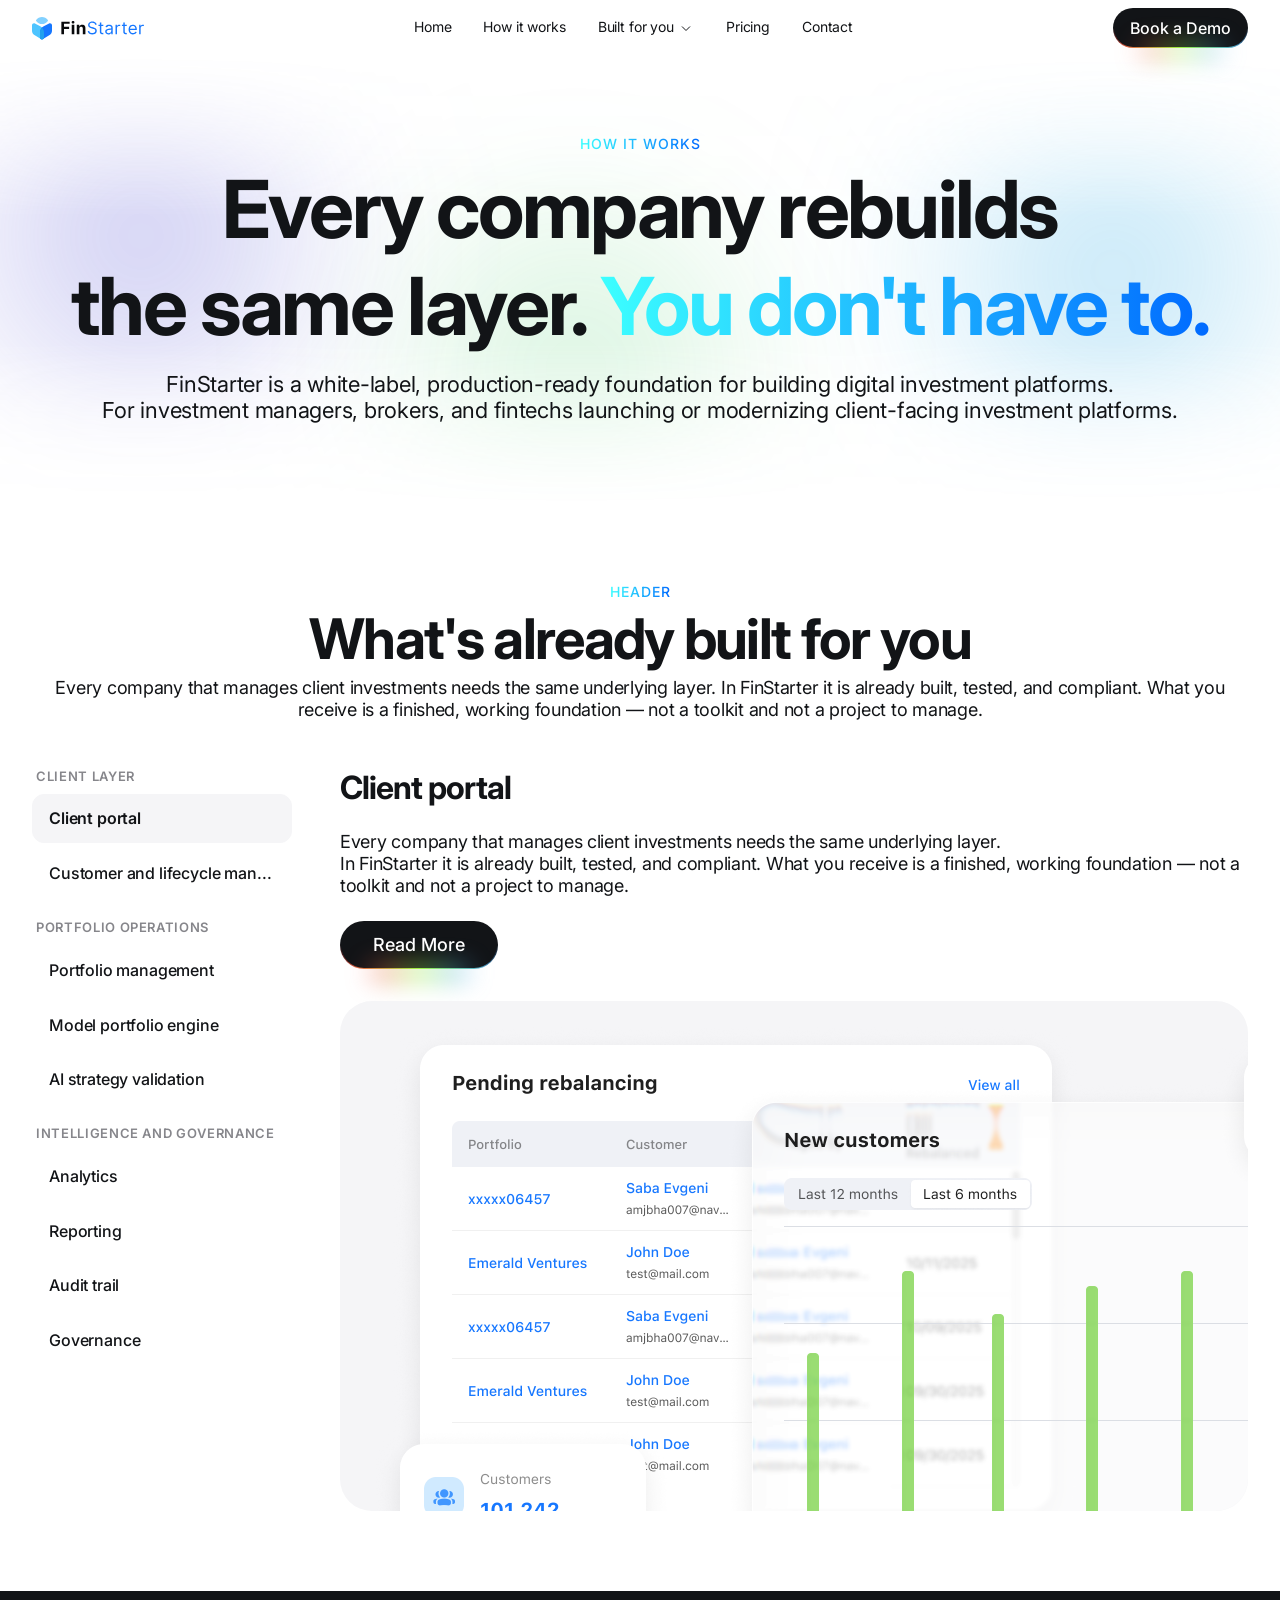
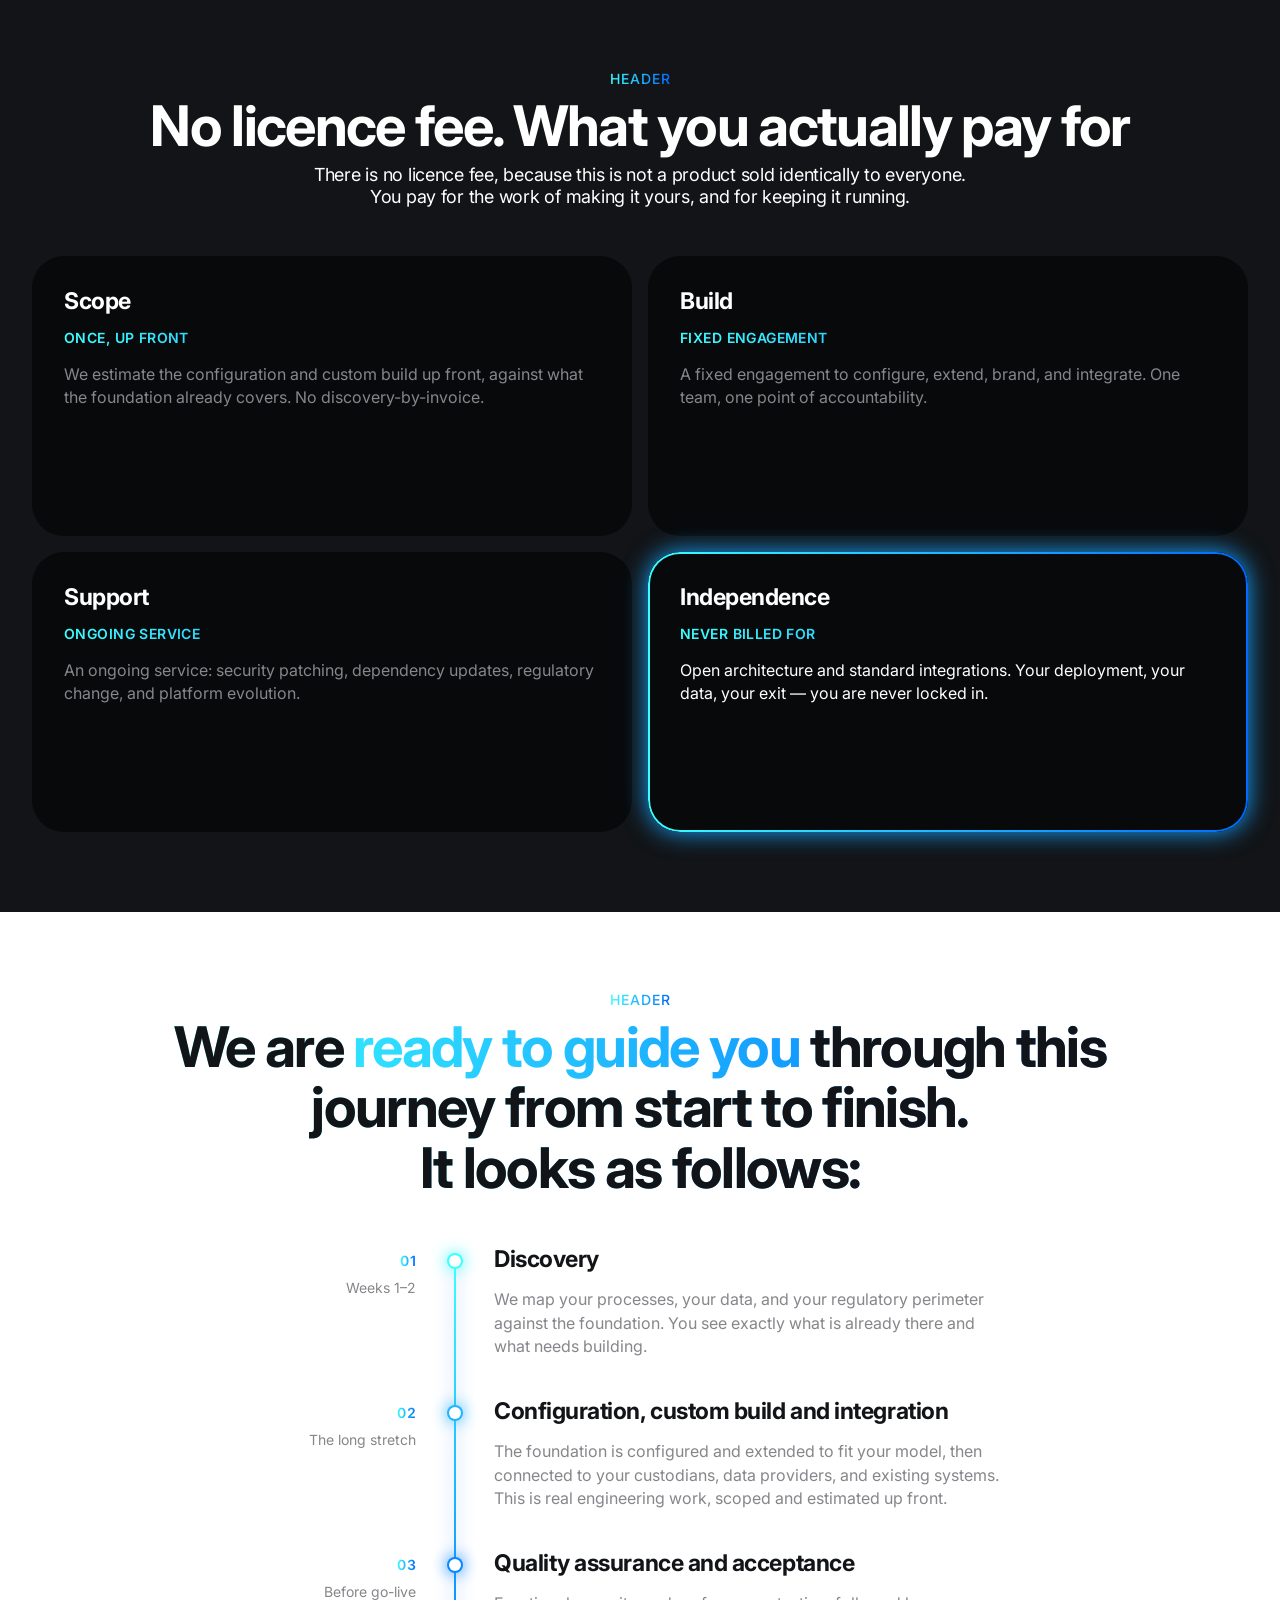
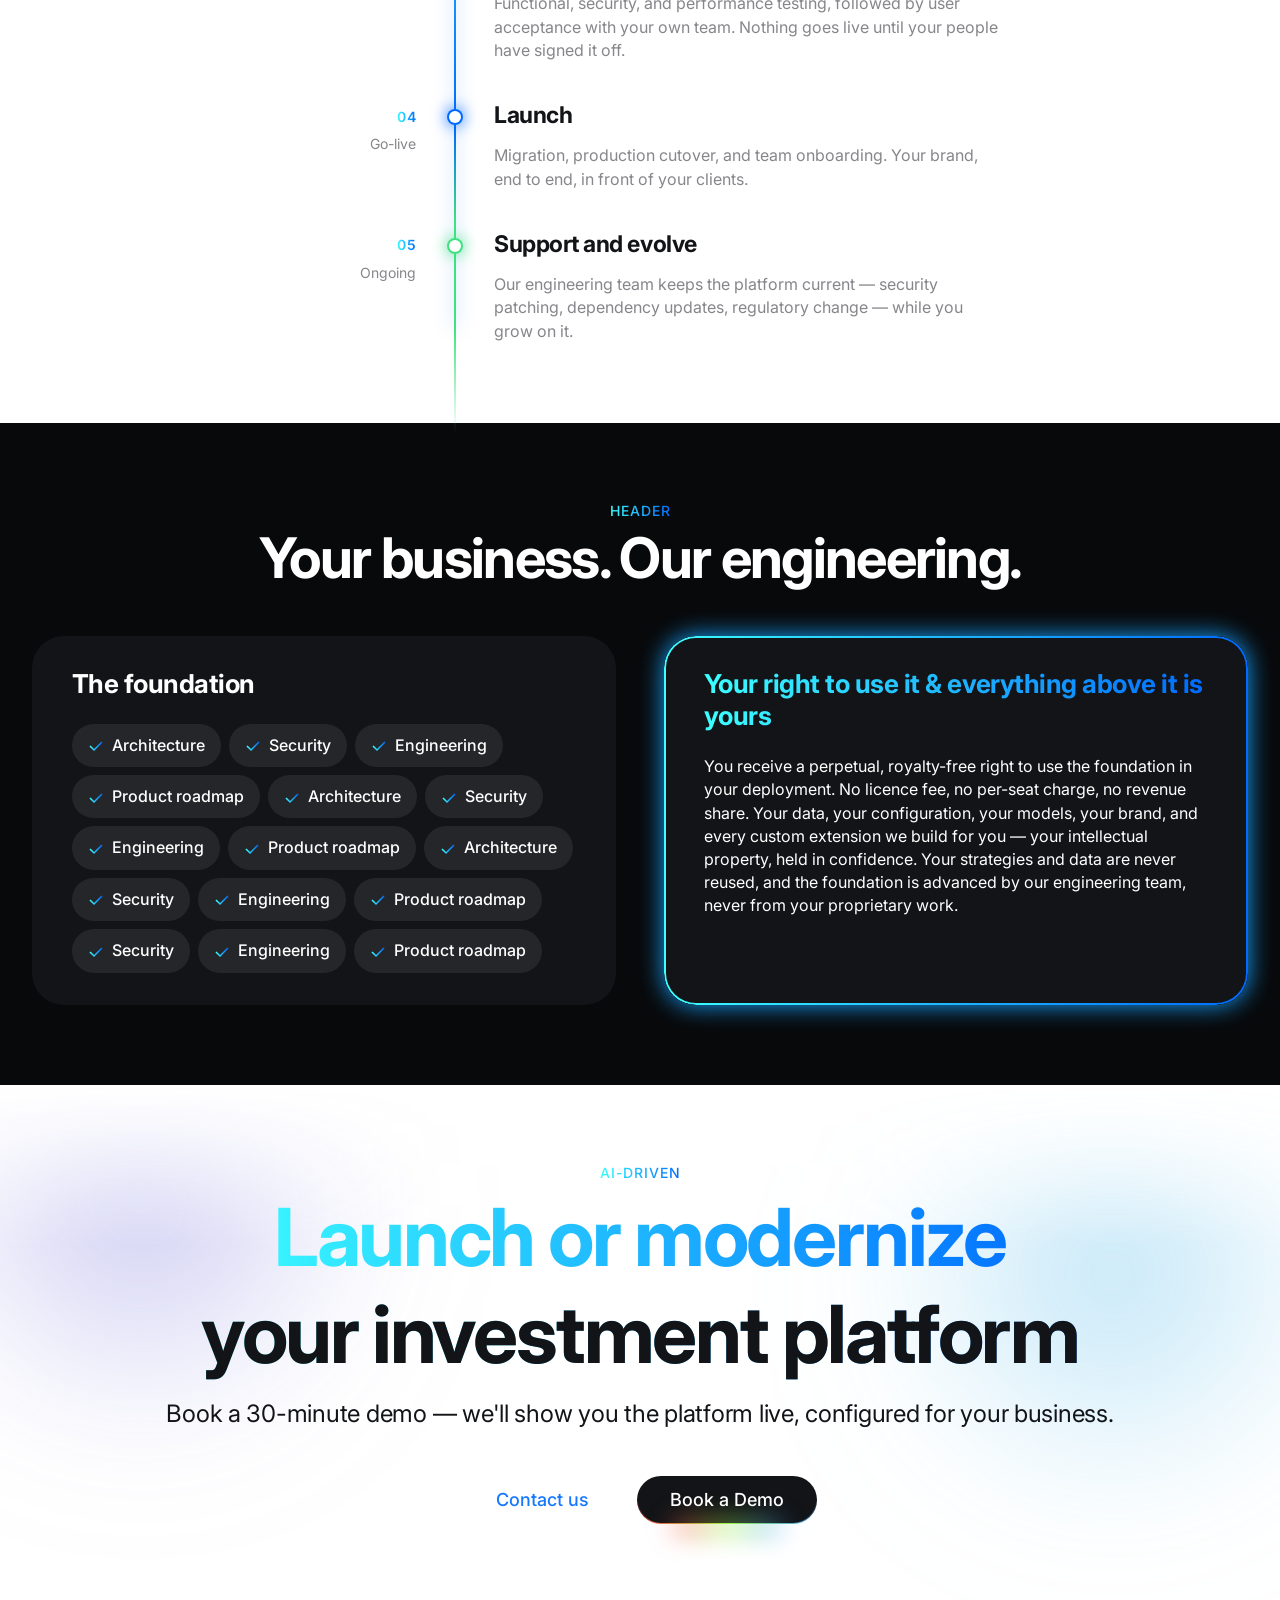
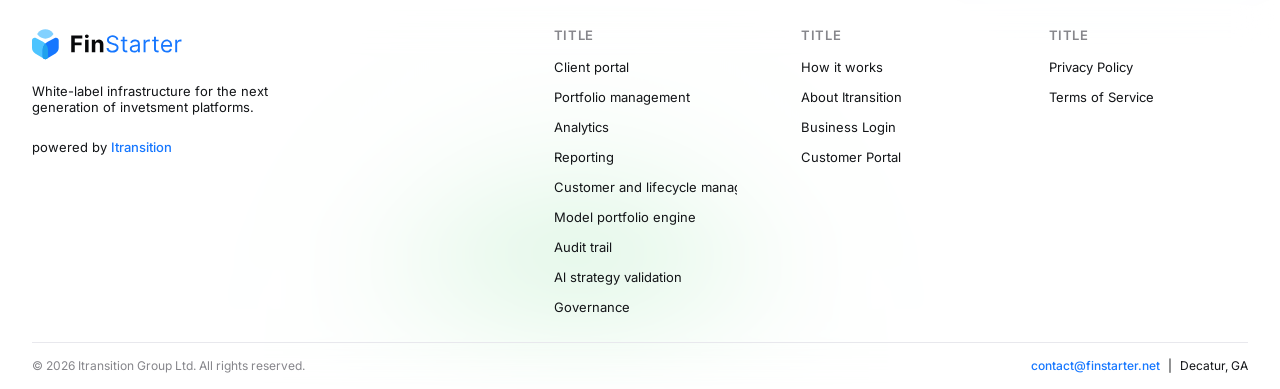
<file: site/how-it-works.html>
<!DOCTYPE html>
<html lang="en">
<head>
<meta charset="UTF-8">
<meta name="viewport" content="width=device-width, initial-scale=1">
<title>How it works — FinStarter</title>
<link rel="preconnect" href="https://fonts.googleapis.com">
<link rel="preconnect" href="https://fonts.gstatic.com" crossorigin>
<link href="https://fonts.googleapis.com/css2?family=Inter:wght@400;500;600;700&display=swap" rel="stylesheet">
<link rel="stylesheet" href="styles.css">
<link rel="stylesheet" href="how-it-works.css">
<link rel="stylesheet" href="responsive.css">
<script src="site.js" defer></script>
<script src="how-it-works.js" defer></script>
</head>
<body>

<!-- ===================== NAVIGATION ===================== -->
<header class="nav">
  <div class="nav__wrap">
    <a class="nav__logo" href="index.html"><img class="nav__logo-dark" src="assets/logo-nav.svg" alt="FinStarter" width="116" height="24"><img class="nav__logo-light" src="assets/logo-nav-light.svg" alt="" width="116" height="24"></a>
    <nav class="nav__menu" id="site-menu">
      <a class="nav__item" href="index.html">Home</a>
      <a class="nav__item" href="how-it-works.html">How it works</a>
      <div class="nav__dd">
        <a class="nav__item nav__item--dd" href="#" aria-haspopup="true" aria-expanded="false" aria-controls="dd-built">Built for you<svg class="nav__chevron" width="16" height="16" viewBox="0 0 16 16" fill="none" aria-hidden="true"><path d="M4 6.5L8 10.5L12 6.5" stroke="currentColor"/></svg></a>
        <div class="dropdown" id="dd-built">
          <div class="dropdown__group">
            <div class="dropdown__label">CLIENT LAYER</div>
            <a class="dropdown__item" href="#">Client portal</a>
            <a class="dropdown__item" href="#">Customer and lifecycle management</a>
          </div>
          <div class="dropdown__group">
            <div class="dropdown__label">PORTFOLIO OPERATIONS</div>
            <a class="dropdown__item" href="#">Portfolio management</a>
            <a class="dropdown__item" href="#">Model portfolio engine</a>
            <a class="dropdown__item" href="#">AI strategy validation</a>
          </div>
          <div class="dropdown__group">
            <div class="dropdown__label">INTELLIGENCE AND GOVERNANCE</div>
            <a class="dropdown__item" href="#">Analytics</a>
            <a class="dropdown__item" href="#">Reporting</a>
            <a class="dropdown__item" href="#">Audit trail</a>
            <a class="dropdown__item" href="#">Governance</a>
          </div>
        </div>
      </div>
      <a class="nav__item" href="#">Pricing</a>
      <a class="nav__item" href="contact.html">Contact</a>
    </nav>
    <a class="nav__btn" href="#demo" data-open-demo>Book a Demo</a>
    <button class="nav__burger" type="button" aria-label="Open menu" aria-expanded="false" aria-controls="site-menu"><span></span><span></span><span></span></button>
  </div>
</header>

<!-- ===================== HERO ===================== -->
<section class="hero hiw-hero">
  <div class="blobs" aria-hidden="true"><i class="blob blob--1"></i><i class="blob blob--2"></i><i class="blob blob--3"></i></div>
  <div class="hero__content">
    <div class="hero__title">
      <div class="hero__h1group">
        <div class="eyebrow-row"><span class="eyebrow">How it works</span></div>
        <h1 class="hero__h1 hiw-hero__h1">Every company rebuilds <br>the same layer. <span class="gt">You don't have to.</span></h1>
      </div>
      <p class="hero__sub">FinStarter is a white-label, production-ready foundation for building digital investment platforms.<br>For investment managers, brokers, and fintechs launching or modernizing client-facing investment platforms.</p>
    </div>
  </div>
</section>

<!-- ===================== WHAT'S ALREADY BUILT FOR YOU ===================== -->
<section class="section built">
  <div class="h2group">
    <span class="eyebrow">Header</span>
    <div class="h2group__inner">
      <h2 class="h2 h2--px h2--940">What's already built for you</h2>
    </div>
    <p class="desc desc--1200">Every company that manages client investments needs the same underlying layer. In FinStarter it is already built, tested, and compliant. What you receive is a finished, working foundation — not a toolkit and not a project to manage.</p>
  </div>

  <div class="built__wrap">
    <nav class="built__nav" aria-label="Features">
      <div class="built__group">
        <div class="built__label">Client layer</div>
        <div class="built__items">
          <button class="built__item is-active" type="button" data-feature="client-portal" aria-pressed="true">Client portal</button>
          <button class="built__item" type="button" data-feature="lifecycle" aria-pressed="false">Customer and lifecycle man...</button>
        </div>
      </div>
      <div class="built__group">
        <div class="built__label">Portfolio operations</div>
        <div class="built__items">
          <button class="built__item" type="button" data-feature="portfolio" aria-pressed="false">Portfolio management</button>
          <button class="built__item" type="button" data-feature="model" aria-pressed="false">Model portfolio engine</button>
          <button class="built__item" type="button" data-feature="ai" aria-pressed="false">AI strategy validation</button>
        </div>
      </div>
      <div class="built__group">
        <div class="built__label">Intelligence and governance</div>
        <div class="built__items">
          <button class="built__item" type="button" data-feature="analytics" aria-pressed="false">Analytics</button>
          <button class="built__item" type="button" data-feature="reporting" aria-pressed="false">Reporting</button>
          <button class="built__item" type="button" data-feature="audit" aria-pressed="false">Audit trail</button>
          <button class="built__item" type="button" data-feature="governance" aria-pressed="false">Governance</button>
        </div>
      </div>
    </nav>

    <div class="built__content">
      <div class="built__head">
        <div class="built__titlerow">
          <h3 class="built__title" id="built-title">Client portal</h3>
        </div>
        <p class="built__desc" id="built-desc">Every company that manages client investments needs the same underlying layer.<br>In FinStarter it is already built, tested, and compliant. What you receive is a finished, working foundation — not a toolkit and not a project to manage.</p>
        <a class="btn btn--dark" href="#">Read More</a>
      </div>
      <div class="built__slot">
        <img class="built__img" id="built-img" src="assets/hiw-oe.png" alt="" width="1032" height="510">
      </div>
    </div>
  </div>
</section>

<!-- ===================== NO LICENCE FEE ===================== -->
<section class="section pay">
  <div class="h2group">
    <span class="eyebrow">Header</span>
    <div class="h2group__inner">
      <h2 class="h2 h2--px h2--940 pay__h2">No licence fee. What you actually pay for</h2>
    </div>
    <p class="desc desc--1200 pay__desc">There is no licence fee, because this is not a product sold identically to everyone.<br>You pay for the work of making it yours, and for keeping it running.</p>
  </div>
  <div class="pay__row">
    <article class="pcard">
      <h4 class="pcard__h4">Scope</h4>
      <div class="pcard__label gt-block">Once, up front</div>
      <p class="pcard__p">We estimate the configuration and custom build up front, against what the foundation already covers. No discovery-by-invoice.</p>
    </article>
    <span class="pay__op pay__op--plus" aria-hidden="true"></span>
    <article class="pcard">
      <h4 class="pcard__h4">Build</h4>
      <div class="pcard__label gt-block">Fixed engagement</div>
      <p class="pcard__p">A fixed engagement to configure, extend, brand, and integrate. One team, one point of accountability.</p>
    </article>
    <span class="pay__op pay__op--plus" aria-hidden="true"></span>
    <article class="pcard">
      <h4 class="pcard__h4">Support</h4>
      <div class="pcard__label gt-block">Ongoing service</div>
      <p class="pcard__p">An ongoing service: security patching, dependency updates, regulatory change, and platform evolution.</p>
    </article>
    <span class="pay__op pay__op--eq" aria-hidden="true"></span>
    <article class="pcard pcard--best">
      <h4 class="pcard__h4">Independence</h4>
      <div class="pcard__label gt-block">Never billed for</div>
      <p class="pcard__p pcard__p--white">Open architecture and standard integrations. Your deployment, your data, your exit — you are never locked in.</p>
    </article>
  </div>
</section>

<!-- ===================== ROADMAP ===================== -->
<section class="section roadmap">
  <div class="h2group">
    <span class="eyebrow">Header</span>
    <div class="h2group__inner">
      <h2 class="h2 h2--px h2--940 roadmap__h2">We are <span class="gt-slice">ready to guide you</span> through this journey from start to finish. <br>It looks as follows:</h2>
    </div>
  </div>

  <div class="rm" id="roadmap">
    <div class="rm__line" aria-hidden="true"><span class="rm__line-fill"></span><span class="rm__line-tail"></span></div>
    <ol class="rm__list">
      <li class="rm__item">
        <div class="rm__meta"><span class="rm__num">01</span><span class="rm__when">Weeks 1–2</span></div>
        <span class="rm__node" aria-hidden="true"></span>
        <div class="rm__body">
          <h4 class="rm__title">Discovery</h4>
          <p class="rm__p">We map your processes, your data, and your regulatory perimeter against the foundation. You see exactly what is already there and what needs building.</p>
        </div>
      </li>
      <li class="rm__item">
        <div class="rm__meta"><span class="rm__num">02</span><span class="rm__when">The long stretch</span></div>
        <span class="rm__node" aria-hidden="true"></span>
        <div class="rm__body">
          <h4 class="rm__title">Configuration, custom build and integration</h4>
          <p class="rm__p">The foundation is configured and extended to fit your model, then connected to your custodians, data providers, and existing systems. This is real engineering work, scoped and estimated up front.</p>
        </div>
      </li>
      <li class="rm__item">
        <div class="rm__meta"><span class="rm__num">03</span><span class="rm__when">Before go-live</span></div>
        <span class="rm__node" aria-hidden="true"></span>
        <div class="rm__body">
          <h4 class="rm__title">Quality assurance and acceptance</h4>
          <p class="rm__p">Functional, security, and performance testing, followed by user acceptance with your own team. Nothing goes live until your people have signed it off.</p>
        </div>
      </li>
      <li class="rm__item">
        <div class="rm__meta"><span class="rm__num">04</span><span class="rm__when">Go-live</span></div>
        <span class="rm__node" aria-hidden="true"></span>
        <div class="rm__body">
          <h4 class="rm__title">Launch</h4>
          <p class="rm__p">Migration, production cutover, and team onboarding. Your brand, end to end, in front of your clients.</p>
        </div>
      </li>
      <li class="rm__item">
        <div class="rm__meta"><span class="rm__num">05</span><span class="rm__when">Ongoing</span></div>
        <span class="rm__node" aria-hidden="true"></span>
        <div class="rm__body">
          <h4 class="rm__title">Support and evolve</h4>
          <p class="rm__p">Our engineering team keeps the platform current — security patching, dependency updates, regulatory change — while you grow on it.</p>
        </div>
      </li>
    </ol>
  </div>
</section>

<!-- ===================== YOUR BUSINESS. OUR ENGINEERING. ===================== -->
<section class="section yours">
  <div class="h2group">
    <span class="eyebrow">Header</span>
    <div class="h2group__inner">
      <h2 class="h2 h2--px h2--940 yours__h2">Your business. Our engineering.</h2>
    </div>
  </div>
  <div class="yours__row">
    <div class="ycard">
      <h4 class="ycard__h4">The foundation</h4>
      <svg width="0" height="0" style="position:absolute" aria-hidden="true"><defs><linearGradient id="ypill-grad" x1="0" y1="0" x2="1" y2="0"><stop offset="0" stop-color="#3cffff"/><stop offset="1" stop-color="#006aff"/></linearGradient></defs></svg>
      <div class="ycard__pills">
        <span class="ypill"><svg class="ypill__check" width="16" height="16" viewBox="0 0 16 16" fill="none" aria-hidden="true"><path d="M2 8.91667L6.05263 13L14 5" stroke="url(#ypill-grad)" stroke-width="1.5"/></svg>Architecture</span>
        <span class="ypill"><svg class="ypill__check" width="16" height="16" viewBox="0 0 16 16" fill="none" aria-hidden="true"><path d="M2 8.91667L6.05263 13L14 5" stroke="url(#ypill-grad)" stroke-width="1.5"/></svg>Security</span>
        <span class="ypill"><svg class="ypill__check" width="16" height="16" viewBox="0 0 16 16" fill="none" aria-hidden="true"><path d="M2 8.91667L6.05263 13L14 5" stroke="url(#ypill-grad)" stroke-width="1.5"/></svg>Engineering</span>
        <span class="ypill"><svg class="ypill__check" width="16" height="16" viewBox="0 0 16 16" fill="none" aria-hidden="true"><path d="M2 8.91667L6.05263 13L14 5" stroke="url(#ypill-grad)" stroke-width="1.5"/></svg>Product roadmap</span>
        <span class="ypill"><svg class="ypill__check" width="16" height="16" viewBox="0 0 16 16" fill="none" aria-hidden="true"><path d="M2 8.91667L6.05263 13L14 5" stroke="url(#ypill-grad)" stroke-width="1.5"/></svg>Architecture</span>
        <span class="ypill"><svg class="ypill__check" width="16" height="16" viewBox="0 0 16 16" fill="none" aria-hidden="true"><path d="M2 8.91667L6.05263 13L14 5" stroke="url(#ypill-grad)" stroke-width="1.5"/></svg>Security</span>
        <span class="ypill"><svg class="ypill__check" width="16" height="16" viewBox="0 0 16 16" fill="none" aria-hidden="true"><path d="M2 8.91667L6.05263 13L14 5" stroke="url(#ypill-grad)" stroke-width="1.5"/></svg>Engineering</span>
        <span class="ypill"><svg class="ypill__check" width="16" height="16" viewBox="0 0 16 16" fill="none" aria-hidden="true"><path d="M2 8.91667L6.05263 13L14 5" stroke="url(#ypill-grad)" stroke-width="1.5"/></svg>Product roadmap</span>
        <span class="ypill"><svg class="ypill__check" width="16" height="16" viewBox="0 0 16 16" fill="none" aria-hidden="true"><path d="M2 8.91667L6.05263 13L14 5" stroke="url(#ypill-grad)" stroke-width="1.5"/></svg>Architecture</span>
        <span class="ypill"><svg class="ypill__check" width="16" height="16" viewBox="0 0 16 16" fill="none" aria-hidden="true"><path d="M2 8.91667L6.05263 13L14 5" stroke="url(#ypill-grad)" stroke-width="1.5"/></svg>Security</span>
        <span class="ypill"><svg class="ypill__check" width="16" height="16" viewBox="0 0 16 16" fill="none" aria-hidden="true"><path d="M2 8.91667L6.05263 13L14 5" stroke="url(#ypill-grad)" stroke-width="1.5"/></svg>Engineering</span>
        <span class="ypill"><svg class="ypill__check" width="16" height="16" viewBox="0 0 16 16" fill="none" aria-hidden="true"><path d="M2 8.91667L6.05263 13L14 5" stroke="url(#ypill-grad)" stroke-width="1.5"/></svg>Product roadmap</span>
        <span class="ypill"><svg class="ypill__check" width="16" height="16" viewBox="0 0 16 16" fill="none" aria-hidden="true"><path d="M2 8.91667L6.05263 13L14 5" stroke="url(#ypill-grad)" stroke-width="1.5"/></svg>Security</span>
        <span class="ypill"><svg class="ypill__check" width="16" height="16" viewBox="0 0 16 16" fill="none" aria-hidden="true"><path d="M2 8.91667L6.05263 13L14 5" stroke="url(#ypill-grad)" stroke-width="1.5"/></svg>Engineering</span>
        <span class="ypill"><svg class="ypill__check" width="16" height="16" viewBox="0 0 16 16" fill="none" aria-hidden="true"><path d="M2 8.91667L6.05263 13L14 5" stroke="url(#ypill-grad)" stroke-width="1.5"/></svg>Product roadmap</span>
      </div>
    </div>
    <div class="ycard ycard--glow">
      <h4 class="ycard__h4 gt-block">Your right to use it  &amp; everything above it is yours</h4>
      <p class="ycard__p">You receive a perpetual, royalty-free right to use the foundation in your deployment. No licence fee, no per-seat charge, no revenue share. Your data, your configuration, your models, your brand, and every custom extension we build for you — your intellectual property, held in confidence. Your strategies and data are never reused, and the foundation is advanced by our engineering team, never from your proprietary work.</p>
    </div>
  </div>
</section>

<!-- ===================== BANNER ===================== -->
<div class="tail">
<div class="blobs" aria-hidden="true"><i class="blob blob--1"></i><i class="blob blob--2"></i><i class="blob blob--3"></i></div>
<section class="section banner">
  <div class="banner__content">
    <div class="banner__title">
      <div class="banner__h1group">
        <div class="eyebrow-row"><span class="eyebrow">AI-DRIVEN</span></div>
        <div class="eyebrow-row"><h1 class="banner__h1"><span class="gt-slice">Launch or modernize </span><br>your investment platform</h1></div>
      </div>
      <p class="hero__sub">Book a 30-minute demo — we'll show you the platform live, configured for your business.</p>
    </div>
    <div class="btn-row">
      <a class="btn btn--link" href="contact.html">Contact us</a>
      <a class="btn btn--dark" href="#demo" data-open-demo>Book a Demo</a>
    </div>
  </div>
</section>

<!-- ===================== FOOTER ===================== -->
<footer class="footer">
  <div class="footer__top">
    <div class="footer__brand">
      <a href="#"><img src="assets/logo-footer.svg" alt="FinStarter" width="155" height="32"></a>
      <p class="footer__tagline">White-label infrastructure for the next generation of invetsment platforms.</p>
      <div class="footer__powered"><span>powered by</span><a class="footer__powered-link" href="https://www.itransition.com/" target="_blank" rel="noopener">Itransition</a></div>
    </div>
    <div class="footer__cols">
      <div class="footer__col">
        <div class="footer__title">TITLE</div>
        <div class="footer__links footer__links--fill">
          <a href="#">Client portal</a>
          <a href="#">Portfolio management</a>
          <a href="#">Analytics</a>
          <a href="#">Reporting</a>
          <a href="#">Customer and lifecycle management</a>
          <a href="#">Model portfolio engine</a>
          <a href="#">Audit trail</a>
          <a href="#">Al strategy validation</a>
          <a href="#">Governance</a>
        </div>
      </div>
      <div class="footer__col">
        <div class="footer__title">TITLE</div>
        <div class="footer__links">
          <a href="how-it-works.html">How it works</a>
          <a href="#">About Itransition</a>
          <a href="#">Business Login</a>
          <a href="#">Customer Portal</a>
        </div>
      </div>
      <div class="footer__col">
        <div class="footer__title">TITLE</div>
        <div class="footer__links">
          <a href="#">Privacy Policy</a>
          <a href="#">Terms of Service</a>
        </div>
      </div>
    </div>
  </div>
  <div class="footer__bottom">
    <span class="footer__copy">© 2026 Itransition Group Ltd. All rights reserved.</span>
    <div class="footer__contact">
      <a class="footer__mail" href="mailto:contact@finstarter.net">contact@finstarter.net</a>
      <span class="footer__sep">|</span>
      <span class="footer__loc">Decatur, GA</span>
    </div>
  </div>
</footer>
</div>

<!-- ===================== BOOK A DEMO — MODAL ===================== -->
<div class="modal" id="demo-modal" hidden>
  <div class="modal__backdrop" data-close></div>
  <div class="modal__dialog" role="dialog" aria-modal="true" aria-labelledby="demo-title" tabindex="-1">
    <button class="modal__close" type="button" data-close aria-label="Close">
      <svg width="16" height="16" viewBox="0 0 16 16" fill="none" aria-hidden="true"><path d="M3 3l10 10M13 3L3 13" stroke="currentColor" stroke-width="1.5" stroke-linecap="round"/></svg>
    </button>

    <div class="modal__view modal__view--form">
      <div class="modal__head">
        <h2 class="modal__title" id="demo-title">Book your demo</h2>
        <p class="modal__sub">30 minutes, live, configured for your business.</p>
      </div>

      <form class="form" id="demo-form" novalidate>
        <div class="field">
          <label class="field__label" for="f-name">Full name <span class="field__req" aria-hidden="true">*</span></label>
          <input class="field__input" id="f-name" name="name" type="text" placeholder="John Doe" autocomplete="name" required>
          <span class="field__error" id="f-name-err"></span>
        </div>
        <div class="field">
          <label class="field__label" for="f-email">Work email <span class="field__req" aria-hidden="true">*</span></label>
          <input class="field__input" id="f-email" name="email" type="email" placeholder="email@company.com" autocomplete="email" required>
          <span class="field__error" id="f-email-err"></span>
        </div>
        <div class="field">
          <label class="field__label" for="f-company">Company name <span class="field__req" aria-hidden="true">*</span></label>
          <input class="field__input" id="f-company" name="company" type="text" placeholder="Company" autocomplete="organization" required>
          <span class="field__error" id="f-company-err"></span>
        </div>
        <div class="field">
          <label class="field__label" for="f-phone">Phone number</label>
          <input class="field__input" id="f-phone" name="phone" type="tel" placeholder="+1 555 000 0000" autocomplete="tel">
        </div>
        <div class="field">
          <label class="field__label" for="f-message">Message</label>
          <textarea class="field__input field__input--area" id="f-message" name="message" rows="4" placeholder="Tell us about your needs"></textarea>
        </div>
        <button class="btn btn--dark form__submit" type="submit">
          <span>Book a Demo</span>
          <svg class="form__arrow" width="20" height="20" viewBox="0 0 20 20" fill="none" aria-hidden="true"><path d="M4 10h12M11 5l5 5-5 5" stroke="currentColor" stroke-width="1.5" stroke-linecap="round" stroke-linejoin="round"/></svg>
        </button>
        <p class="form__note">By submitting you agree to be contacted about FinStarter. No newsletters.</p>
      </form>
    </div>

    <div class="modal__view modal__view--done" hidden>
      <div class="done__icon" aria-hidden="true">
        <svg width="28" height="28" viewBox="0 0 28 28" fill="none"><path d="M6 14.5l5.5 5.5L22 9" stroke="currentColor" stroke-width="2" stroke-linecap="round" stroke-linejoin="round"/></svg>
      </div>
      <h2 class="modal__title">Request received</h2>
      <p class="modal__sub">Thanks! We'll get back to you within one business day to pick a time.</p>
      <button class="btn btn--dark done__close" type="button" data-close>Done</button>
    </div>
  </div>
</div>


</body>
</html>
</file>
<file: site/styles.css>
/* =========================================================
   FinStarter — Home (Figma node 14:12173, 1920 × 9249)
   ========================================================= */

:root {
  --ink: #121417;
  --ink-2: #08090b;
  --grey: #86868b;
  --grey-2: #d2d2d7;
  --line: #e8e8ed;       /* hairlines, hover fills on light surfaces */
  --surface: #f5f5f7;
  --surface-2: #f0f0f3;
  --blue: #1677ff;
  --green: #3ee27f;      /* roadmap "after launch" colour, both pages */
  --red: #e5484d;
  --grad: linear-gradient(90deg, #3cffff 0%, #006aff 100%);
  --glow-card: 0 0 24px #16a2ff;   /* highlighted card (best option / independence / your right) */
}

/* ---------- type scale (Inter) ----------
   hero 80/96.82/-2.4 · h2 56/60.48 (67.77 intrinsic)/-1.68 · card title L 26/31.47/-0.52 ·
   card title 23/26.45/-0.46 · section lead 18/21.78/-0.26 (400) · row title 18/24/-0.2 (600) ·
   body 16/23.2 (400) · label 14/16.94 (600, +0.42 uppercase, +0.3 step numbers) ·
   fine print 13/18 (400, grey).
   Card descriptions are --grey on light and dark cards alike (a lighter grey on dark reads heavier
   than the same weight on white); white only on the highlighted card; feature cards keep ink;
   the photo cards (companies) use --grey-2 for legibility over the image. Hero/banner subtitles are 400. */

*, *::before, *::after { box-sizing: border-box; }

html, body { margin: 0; padding: 0; }

body {
  font-family: "Inter", system-ui, -apple-system, "Segoe UI", Roboto, sans-serif;
  color: var(--ink);
  background: #fff;
  -webkit-font-smoothing: antialiased;
  -moz-osx-font-smoothing: grayscale;
  display: flex;
  flex-direction: column;
  align-items: stretch;
}

a { color: inherit; text-decoration: none; }
h1, h2, h3, h4, p { margin: 0; font-weight: inherit; }
img { display: block; }
[hidden] { display: none !important; }

/* ---------- shared: gradient text ---------- */
.gt {
  width: fit-content;   /* inside flex/grid the box stretches to the column and only the cyan end of the gradient reaches the digits */
  max-width: 100%;
  display: inline-block;
  background: var(--grad);
  -webkit-background-clip: text;
  background-clip: text;
  color: transparent;
  -webkit-text-fill-color: transparent;
}
/* gradient spanning the whole text box, shown only through .gt-slice runs */
.gt-block {
  display: block;
  background: var(--grad);
  -webkit-background-clip: text;
  background-clip: text;
  color: transparent;
  -webkit-text-fill-color: transparent;
}
.gt-slice { color: transparent; -webkit-text-fill-color: transparent; }

/* ---------- shared: eyebrow / h2 / description ---------- */
.eyebrow {
  display: inline-block;
  font-weight: 500;
  font-size: 14px;
  line-height: 16.94px;
  letter-spacing: 1px;
  text-transform: uppercase;
  text-align: center;
  background: var(--grad);
  -webkit-background-clip: text;
  background-clip: text;
  color: transparent;
  -webkit-text-fill-color: transparent;
}
.eyebrow--nocase { text-transform: none; }
.eyebrow-row { width: 100%; display: flex; justify-content: center; }

.section {
  width: 100%;
  padding: 80px 32px;
  display: flex;
  flex-direction: column;
  align-items: center;
  gap: 48px;
  background: #fff;
}

.h2group {
  width: 100%;
  display: flex;
  flex-direction: column;
  align-items: center;
  gap: 8px;
}
.h2group--1440 { max-width: 1440px; }
.h2group__inner {
  width: 100%;
  display: flex;
  flex-direction: column;
  align-items: center;
  gap: 16px;
}

.h2 {
  width: 100%;
  font-weight: 700;
  font-size: 56px;
  letter-spacing: -1.68px;
  text-align: center;
  color: var(--ink);
}
.h2--intrinsic { line-height: 67.77px; }
.h2--px { line-height: 60.48px; }
.h2--940 { max-width: 940px; }

.desc {
  width: 100%;
  font-weight: 400;
  font-size: 18px;
  line-height: 21.78px;
  letter-spacing: -0.26px;
  text-align: center;
  color: var(--ink);
}
.desc--1200 { max-width: 1200px; }

/* ---------- shared: buttons ---------- */
.btn {
  display: inline-flex;
  align-items: center;
  justify-content: center;
  height: 48px;
  padding: 4px 32px;
  border-radius: 32px;
  font-weight: 500;
  font-size: 18px;
  line-height: 24px;
  white-space: nowrap;
  flex-shrink: 0; /* never let a fixed-height card squash the button below 48px */
}
.btn--dark { color: #fff; }
.btn--white { color: var(--ink); }
.btn--link { color: var(--blue); }
.btn--flush { padding-left: 0; padding-right: 0; }
.btn-row { display: flex; align-items: center; justify-content: center; gap: 16px; }

/* =========================================================
   NAVIGATION
   ========================================================= */
.nav {
  width: 100%;
  height: 56px;
  display: flex;
  align-items: center;
  justify-content: center;
  padding: 0 32px;
  border-bottom: 1px solid transparent;
  box-shadow: 0 4px 16px rgba(0, 0, 0, 0);
  position: sticky;
  top: 0;
  z-index: 10;
  isolation: isolate;
  transition: border-color 0.3s ease, box-shadow 0.3s ease;
}
/* the header is transparent at the very top of the page; its glass, hairline and shadow
   fade in once the page scrolls (site.js: .nav--scrolled), and always show while the
   burger menu is open */
.nav--scrolled,
.nav.is-menu-open {
  border-bottom-color: rgba(0, 0, 0, 0.08);
  box-shadow: 0 4px 16px rgba(0, 0, 0, 0.08);
}
/* the glass lives on a pseudo-element: with backdrop-filter on .nav itself the header becomes a
   "backdrop root" and the dropdown inside it could only blur the header, never the page below */
.nav::before {
  content: "";
  position: absolute;
  inset: 0;
  z-index: -1;
  background: rgba(255, 255, 255, 0.72);
  -webkit-backdrop-filter: blur(20px) saturate(1.4);
  backdrop-filter: blur(20px) saturate(1.4);
  opacity: 0;
  transition: opacity 0.3s ease;
}
.nav--scrolled::before,
.nav.is-menu-open::before { opacity: 1; }
/* Over a dark block the header inverts: light type, the white-text logo, dark glass.
   site.js measures the background of whatever block sits under the header and toggles
   .nav--on-dark, so this works on any page and needs no per-section markup. While the burger
   panel is open the header goes back to light — that panel is white glass. */
.nav--on-dark:not(.is-menu-open) .nav__item,
.nav--on-dark:not(.is-menu-open) .nav__chevron { color: #fff; }
.nav--on-dark:not(.is-menu-open) .nav__item:hover,
.nav--on-dark:not(.is-menu-open) .nav__item:focus-visible,
.nav--on-dark:not(.is-menu-open) .nav__dd.is-open .nav__item--dd,
.nav--on-dark:not(.is-menu-open) .nav__dd:hover .nav__item--dd { color: #7cc0ff; }
.nav--on-dark:not(.is-menu-open) .nav__logo-dark { display: none; }
.nav--on-dark:not(.is-menu-open) .nav__logo-light { display: block; }
.nav--on-dark:not(.is-menu-open) .nav__burger span { background: #fff; }
.nav--on-dark:not(.is-menu-open)::before { background: rgba(10, 11, 14, 0.62); }
/* no hairline on the dark state: over a black section it reads as a seam, the shadow alone
   is enough to lift the header off the page */
.nav--on-dark.nav--scrolled:not(.is-menu-open) {
  border-bottom-color: transparent;
  box-shadow: 0 6px 20px rgba(0, 0, 0, 0.32);
}
/* the CTA flips to white so it stays the brightest thing in the row */
.nav--on-dark:not(.is-menu-open) .nav__btn {
  --rb-fill: #ffffff;
  --rb-fill-60: rgba(255, 255, 255, 0.6);
  --rb-fill-0: rgba(255, 255, 255, 0);
  color: var(--ink);
}
.nav__item, .nav__chevron, .nav__btn { transition: color 0.25s ease; }

.nav__wrap {
  width: 100%;
  max-width: 1400px;
  display: flex;
  align-items: center;
  justify-content: space-between;
  gap: 40px;
}
.nav__logo {
  width: 122px;
  height: 24px;
  padding-right: 8px;
  display: block;
}
.nav__logo img { width: 116px; height: 24px; }
.nav__logo-light { display: none; } /* white-text copy, shown only over the dark hero (hero-dark.css) */
.nav__menu {
  width: 711px;
  display: flex;
  align-items: center;
  justify-content: space-between;
  gap: 48px;
}
.nav__item {
  display: inline-flex;
  align-items: center;
  font-weight: 400;
  font-size: 14px;
  line-height: 16.94px;
  letter-spacing: -0.14px;
  color: var(--ink);
  white-space: nowrap;
}
.nav__item:hover,
.nav__item:focus-visible { color: var(--blue); }
.nav__item--dd { gap: 4px; }
.nav__chevron { width: 16px; height: 16px; display: block; color: var(--ink); }
.nav__item--dd:hover .nav__chevron,
.nav__item--dd:focus-visible .nav__chevron { color: var(--blue); }

/* ---------- "Built for you" dropdown (Figma 14:12199) ---------- */
.nav__dd { position: relative; display: flex; align-items: center; }
.nav__dd .nav__chevron { transition: transform 0.2s ease; }
.nav__dd.is-open .nav__item--dd,
.nav__dd:hover .nav__item--dd,
.nav__dd:focus-within .nav__item--dd { color: var(--blue); }
.nav__dd.is-open .nav__chevron,
.nav__dd:hover .nav__chevron,
.nav__dd:focus-within .nav__chevron { color: var(--blue); transform: rotate(180deg); }
.dropdown {
  position: absolute;
  left: 0;
  top: calc(100% + 23px); /* Figma: panel sits 3px under the 56px header */
  width: 276px;
  display: flex;
  flex-direction: column;
  border-radius: 16px;
  overflow: hidden;
  /* same glass as the header (.nav): translucent white, blur, soft shadow, hairline */
  background: rgba(255, 255, 255, 0.72);
  border: 1px solid rgba(0, 0, 0, 0.08);
  box-shadow: 0 4px 16px rgba(0, 0, 0, 0.08);
  -webkit-backdrop-filter: blur(20px) saturate(1.4);
  backdrop-filter: blur(20px) saturate(1.4);
  opacity: 0;
  visibility: hidden;
  transform: translateY(-6px);
  transition: opacity 0.18s ease, transform 0.18s ease, visibility 0s linear 0.18s;
  z-index: 20;
}
/* invisible bridge so the pointer can travel from the link down to the panel */
.dropdown::before {
  content: "";
  position: absolute;
  left: 0;
  right: 0;
  top: -23px;
  height: 23px;
}
.nav__dd.is-open .dropdown,
.nav__dd:hover .dropdown,
.nav__dd:focus-within .dropdown {
  opacity: 1;
  visibility: visible;
  transform: none;
  transition: opacity 0.18s ease, transform 0.18s ease, visibility 0s;
}
.dropdown__group {
  padding: 8px;
  display: flex;
  flex-direction: column;
}
.dropdown__label {
  padding: 8px 10px;
  font-weight: 600;
  font-size: 12px;
  line-height: 14.52px;
  letter-spacing: 0.6px;
  color: var(--grey);
}
.dropdown__item {
  display: flex;
  align-items: center;
  padding: 8px 10px;
  font-weight: 400;
  font-size: 14px;
  line-height: 16.94px;
  letter-spacing: -0.14px;
  color: var(--ink);
  white-space: nowrap;
}
.dropdown__item:hover,
.dropdown__item:focus-visible { color: var(--blue); }
@media (prefers-reduced-motion: reduce) {
  .dropdown, .nav__dd .nav__chevron { transition: none; }
}
.nav__btn {
  display: inline-flex;
  align-items: center;
  height: 40px;
  padding: 0 16px;
  border-radius: 32px;
  color: #fff;
  font-weight: 500;
  font-size: 16px;
  line-height: 24px;
  white-space: nowrap;
}

/* =========================================================
   HERO
   ========================================================= */
.hero {
  position: relative;
  width: 100%;
  padding: 80px 32px 0;
  display: flex;
  flex-direction: column;
  align-items: center;
  gap: 24px;
  background: #fff;
}
.hero__content {
  width: 100%;
  display: flex;
  flex-direction: column;
  align-items: center;
  gap: 32px;
}
.hero__title {
  width: 100%;
  display: flex;
  flex-direction: column;
  align-items: center;
  gap: 16px;
}
.hero__h1group {
  width: 100%;
  display: flex;
  flex-direction: column;
  align-items: center;
  gap: 8px;
}
.hero__h1 {
  font-weight: 700;
  font-size: 80px;
  line-height: 96.82px;
  letter-spacing: -2.4px;
  text-align: center;
  color: var(--ink);
}
.hero__sub {
  width: 100%;
  font-weight: 400;
  font-size: 24px;
  line-height: 29.05px;
  letter-spacing: -0.26px;
  text-align: center;
  color: var(--ink);
}
/* hero only (the banner keeps 24px): 2px smaller per review */
.hero .hero__sub { font-size: 22px; line-height: 26.62px; }
.hero__slot {
  width: 100%;
  padding-top: 25px;
  display: flex;
  justify-content: center;
}
/* Hero scene — Figma image-slot 31:21809 (1120×550) as layers: glow ellipse + 6 card renders.
   Each card PNG is the Figma render incl. its drop shadow, so left/top/width are the render
   bounds of that card in % of the slot; the stack order is the Figma layer order. */
.hero { overflow: clip; } /* like the Figma frame: card shadows stop at the hero edge */
.hero__scene {
  position: relative;
  width: 1120px;
  max-width: 100%;
  aspect-ratio: 1120 / 550;
  /* --hero-p: 0→1 as the hero scrolls away (site.js) — the scene fades while its layers
     move at different speeds (parallax, --depth below: 0 = pinned, 1 = fastest) */
  opacity: calc(1 - var(--hero-p, 0) * 0.5);
  /* the cards enter out of depth (translateZ in hero-card-in), and the whole plane tilts a
     degree or two towards the cursor (--px/--py, set by site.js) */
  perspective: 1400px;
  transform: perspective(1800px)
    rotateX(calc(var(--py, 0) * -1.1deg))
    rotateY(calc(var(--px, 0) * 1.5deg));
}
.hs {
  position: absolute;
  height: auto;
  display: block;
  --pd: 0.35;  /* pointer depth — how far this card follows the cursor */
  /* one translate carries both JS-driven offsets (scroll --hero-p and pointer --px/--py),
     which leaves transform free for the entrance and the idle float below */
  translate:
    calc(var(--px, 0) * var(--pd) * 20px)
    calc(var(--hero-p, 0) * var(--depth, 0) * -180px + var(--py, 0) * var(--pd) * 14px);
}
.hs--customers { left: 37.1429%; top: 20.9091%; width: 65.7143%; }
.hs--table     { left: -2.5%;    top: 20%;      width: 79.1071%; }
.hs--positions { left: 15.9821%; top: 15.4545%; width: 68.0357%; }
.hs--employee  { left: 39.8214%; top: 48.7273%; width: 54.2857%; }
.hs--stat1     { left: 9.1071%;  top: 27.2727%; width: 31.25%; }
.hs--stat2     { left: 58.2143%; top: 8.1818%;  width: 29.1071%; }
/* depth: glow and the three big panels stay put (their cut-off bottom edges must stay under the
   white end of .hero__fade — moving them shows a step between panels); the floating cards lift off */
.hs--employee  { --depth: 0.45; }
.hs--stat1     { --depth: 0.6; }
.hs--stat2     { --depth: 0.75; }
/* pointer depth + the idle float (amplitude --fy, period --ft): the small cards on top react
   most, the big panels underneath barely move, so the stack reads as layers of one scene */
.hs--table     { --pd: 0.18; --fy: 5px;  --ft: 9s; }
.hs--customers { --pd: 0.26; --fy: 6px;  --ft: 8s; }
.hs--positions { --pd: 0.34; --fy: 6px;  --ft: 10s; }
.hs--employee  { --pd: 0.62; --fy: 9px;  --ft: 7s; }
.hs--stat1     { --pd: 0.85; --fy: 11px; --ft: 6.2s; }
.hs--stat2     { --pd: 1;    --fy: 12px; --ft: 6.8s; }

/* Glow: Figma "Ellipse 7" 1120×328 at y −11, radial #1677FF → white 0% over 87.5% of the shape.
   --glow is a registered colour property, so the centre colour itself is animated
   (blue ↔ light blue); browsers without @property keep the static blue. */
@property --glow {
  syntax: "<color>";
  inherits: false;
  initial-value: #1677ff;
}
.hero__glow {
  position: absolute;
  left: 0;
  top: -2%;
  width: 100%;
  aspect-ratio: 1120 / 328;
  pointer-events: none;
  opacity: 0.76;          /* "24% softer" than the Figma ellipse (owner's request) */
  translate: calc(var(--px, 0) * 10px) calc(var(--py, 0) * 6px);
}
/* the gradient lives on ::before so the entrance (on .hero__glow) and the slow
   colour/size breathing (here) can both animate transform */
.hero__glow::before {
  --glow: #1677ff;
  content: "";
  position: absolute;
  inset: 0;
  border-radius: 50%;
  /* Figma blends the stops in plain RGB (blue → white), so the mid stops are pale blue, not dim blue */
  background: radial-gradient(ellipse 43.75% 43.75% at 50% 50%,
    var(--glow) 0%,
    color-mix(in srgb, var(--glow) 75%, #fff) 25%,
    color-mix(in srgb, var(--glow) 50%, #fff) 50%,
    color-mix(in srgb, var(--glow) 25%, #fff) 75%,
    #fff 100%);
  -webkit-mask: radial-gradient(ellipse 43.75% 43.75% at 50% 50%, #000 0%, rgba(0,0,0,.75) 25%, rgba(0,0,0,.5) 50%, rgba(0,0,0,.25) 75%, transparent 100%);
          mask: radial-gradient(ellipse 43.75% 43.75% at 50% 50%, #000 0%, rgba(0,0,0,.75) 25%, rgba(0,0,0,.5) 50%, rgba(0,0,0,.25) 75%, transparent 100%);
  animation: hero-glow-live 8s ease-in-out infinite;
}
@keyframes hero-glow-live {
  0%, 100% { --glow: #1677ff; transform: scale(1); }
  50%      { --glow: #38cfff; transform: scale(1.04, 1.08); }
}

/* Entrance (site.js adds .hero--anim right away and .hero--in once the card images are decoded):
   glow blooms from the centre, cards rise in one after another, text comes in first. */
.hero--anim .hero__glow,
.hero--anim .hs,
.hero--anim .hero__h1group,
.hero--anim .hero__sub,
.hero--anim .btn-row { opacity: 0; }
.hero--in .hero__glow { animation: hero-glow-in 1.6s cubic-bezier(0.2, 0.8, 0.2, 1) 0.25s both; }
/* entrance, then the float takes the same property over the moment the entrance ends */
.hero--in .hs {
  animation:
    hero-card-in 1s cubic-bezier(0.2, 0.8, 0.2, 1) var(--d, 0s) both,
    hs-float var(--ft, 8s) ease-in-out calc(var(--d, 0s) + 1s) infinite;
}
.hero--in .hs--table     { --d: 0.35s; }
.hero--in .hs--customers { --d: 0.45s; }
.hero--in .hs--positions { --d: 0.55s; }
.hero--in .hs--employee  { --d: 0.8s; }
.hero--in .hs--stat1     { --d: 0.9s; }
.hero--in .hs--stat2     { --d: 1s; }
.hero--in .hero__h1group,
.hero--in .hero__sub,
.hero--in .btn-row { animation: hero-text-in 0.8s cubic-bezier(0.2, 0.8, 0.2, 1) both; }
.hero--in .hero__sub { animation-delay: 0.12s; }
.hero--in .btn-row   { animation-delay: 0.22s; }
@keyframes hero-glow-in {
  from { opacity: 0; transform: scale(0.6); }
  to   { opacity: 0.76; transform: none; }
}
/* cards assemble out of depth: each one flies in from below and behind the plane */
@keyframes hero-card-in {
  from { opacity: 0; transform: translate3d(0, 56px, -150px) rotateX(8deg); }
  to   { opacity: 1; transform: none; }
}
@keyframes hs-float {
  0%, 100% { transform: translateY(0); }
  50%      { transform: translateY(calc(var(--fy, 6px) * -1)); }
}
@keyframes hero-text-in {
  from { opacity: 0; transform: translateY(18px); }
  to   { opacity: 1; transform: none; }
}

/* Reveal on scroll (site.js marks blocks with .fx, then .fx--in when they enter the viewport;
   --fx-d staggers siblings). Without JS nothing is hidden. */
.fx { opacity: 0; transform: translateY(28px); }
.fx--in {
  opacity: 1;
  transform: none;
  transition: opacity 0.7s ease-out var(--fx-d, 0s), transform 0.9s cubic-bezier(0.2, 0.8, 0.2, 1) var(--fx-d, 0s);
}
/* Figma: absolute frame at x=0 y=980, 1440×140, white→transparent bottom→top */
.hero__fade {
  position: absolute;
  left: 0;
  bottom: 0;                      /* = top 980px on the 1120px desktop hero */
  width: 100%;                    /* Figma draws it 1440 wide (a 1440-layout leftover); full width so the right edge fades too */
  height: 140px;
  padding: 10px;
  overflow: hidden;
  pointer-events: none;
  background: linear-gradient(to top, #ffffff 0%, rgba(255, 255, 255, 0) 100%);
}

/* =========================================================
   WHY START ON A FOUNDATION
   ========================================================= */
.why__wrap {
  width: 100%;
  max-width: 1400px;
  display: flex;
  flex-wrap: wrap;
  gap: 24px;
}
.why__accent {
  width: 524px;
  flex: 0 0 524px;
  padding: 48px;
  border-radius: 32px;
  background: var(--blue);
  display: flex;
  flex-direction: column;
  gap: 32px;
}
.why__block1 { display: flex; flex-direction: column; gap: 24px; }
.why__spantext { display: flex; flex-direction: column; gap: 8px; }
.why__num {
  opacity: 0.7;
  font-weight: 600;
  font-size: 14px;
  line-height: 16.94px;
  letter-spacing: 0.3px;
  color: #fff;
}
.why__txt { display: flex; flex-direction: column; gap: 16px; }
.why__h3 {
  font-weight: 700;
  font-size: 42px;
  line-height: 42px;
  letter-spacing: -0.8px;
  color: #fff;
}
.why__sub {
  font-weight: 400;     /* regular, like every other description */
  font-size: 16px;      /* same size as the grey cards' descriptions in this section */
  line-height: 23.2px;
  color: #fff;
}
.why__block1 .btn { align-self: flex-start; }
.why__divider { width: 100%; height: 1px; background: rgba(255, 255, 255, 0.24); }
.why__block2 { display: flex; flex-direction: column; gap: 16px; }
.why__saved {
  font-weight: 700;
  font-size: 42px;
  line-height: 50.83px;
  letter-spacing: -0.8px;
  color: #fff;
}
.why__badges { display: flex; flex-wrap: wrap; align-items: center; gap: 8px; }
.pill {
  display: inline-flex;
  align-items: center;
  gap: 8px;
  padding: 12px 16px;
  border-radius: 980px;
  overflow: hidden;
  background: rgba(255, 255, 255, 0.16);
  font-weight: 500;
  font-size: 16px;
  line-height: 19.36px;
  color: #fff;
  white-space: nowrap;
}
.pill img { width: 16px; height: 16px; }

.why__grid {
  flex: 1 1 0;
  min-width: 0;
  align-self: stretch; /* grey cards fill the full height of the blue card (Figma had them 14px shorter) */
  display: flex;
  flex-direction: column;
  justify-content: center;
  gap: 24px;
}
.why__row { flex: 1 1 0; display: flex; align-items: center; gap: 24px; }
.why__card {
  flex: 1 1 0;
  min-width: 0;
  align-self: stretch;
  padding: 32px;
  border-radius: 32px;
  background: var(--surface);
  display: flex;
  flex-direction: column;
  gap: 16px;
}
.why__cardnum {
  font-weight: 600;
  font-size: 14px;
  line-height: 16.94px;
  letter-spacing: 0.3px;
}
.why__h4 {
  font-weight: 700;
  font-size: 23px;
  line-height: 26.45px;
  letter-spacing: -0.46px;
  color: var(--ink);
}
.why__p {
  font-weight: 400;
  font-size: 16px;
  line-height: 23.2px;
  color: var(--grey);
}

/* =========================================================
   COMPANIES THIS WORKS FOR
   ========================================================= */
/* One grid for all six cards: rows = number / title / description.
   Each card uses subgrid, so titles of any length never overlap and every
   description starts on the same Y line across the row. */
.companies__row {
  width: 100%;
  height: 534px; /* card height from Figma lives here: a subgrid item takes its grid area's height */
  display: grid;
  grid-template-columns: repeat(6, minmax(0, 1fr));
  grid-template-rows: auto auto 1fr;
  gap: 16px;
}
.ccard {
  position: relative;
  min-width: 0;
  height: 534px;
  padding: 32px;
  border-radius: 32px;
  overflow: hidden;
  background: var(--ink-2);
  display: grid;
  grid-row: span 3;
  grid-template-rows: subgrid;
  align-content: start;
}
/* fallback for browsers without subgrid */
@supports not (grid-template-rows: subgrid) {
  .ccard { display: flex; flex-direction: column; gap: 16px; }
}
.ccard--shadow-a { box-shadow: 0 0 16px rgba(29, 29, 31, 0.24); }
.ccard--shadow-b { box-shadow: 0 0 32px rgba(18, 18, 47, 0.08); }
.ccard__img {
  position: absolute;
  left: 0;
  top: 0;
  width: 100%;
  height: 100%;
  object-fit: cover;
  pointer-events: none;
}
.ccard__num {
  position: relative;
  z-index: 1;
  align-self: flex-start;
  font-weight: 600;
  font-size: 14px;
  line-height: 16.94px;
  letter-spacing: 0.3px;
}
.ccard__h4 {
  position: relative;
  z-index: 1;
  min-height: 80px; /* grows with long titles; the subgrid row keeps all cards aligned */
  font-weight: 700;
  font-size: 23px;
  line-height: 26.45px;
  letter-spacing: -0.46px;
  color: #fff;
}
.ccard__p {
  position: relative;
  z-index: 1;
  font-weight: 400;
  font-size: 16px;
  line-height: 23.2px;
  color: var(--grey-2);   /* over the photos: one step lighter than the card grey (owner) */
}

/* =========================================================
   FEATURES
   ========================================================= */
.features { background: var(--surface); }
.features__h2 {
  max-width: 940px;
  background: var(--grad);
  -webkit-background-clip: text;
  background-clip: text;
  color: var(--ink);
  -webkit-text-fill-color: var(--ink);
}
/* Eight cards, four per row, sharing one grid like the company cards: rows = image / title /
   description / Read More. Each card uses subgrid, so titles of any length never push a
   description down on its own and every "Read More" sits on one line across the row. */
.features__cards {
  width: 100%;          /* full section width, capped at 1920 on very wide screens */
  max-width: 1920px;
  display: grid;
  grid-template-columns: repeat(4, minmax(0, 1fr));
  grid-template-rows: repeat(2, auto auto 1fr auto);
  gap: 48px 32px;       /* rows · columns: roomier than the company cards (owner) */
}
.fcard {
  grid-row: span 4;
  flex: 1 1 0;
  min-width: 0;
  align-self: stretch;
  padding-bottom: 16px;
  border-radius: 32px;
  overflow: hidden;
  background: #fff;
  box-shadow: 0 0 32px rgba(18, 18, 47, 0.08);
  display: flex;
  flex-direction: column;
  gap: 24px;
}
/* Figma: the illustration is a self-contained 438×296 panel (grey rounded card with
   dashboard fragments, PNG @3x from Figma), inset 8px inside the white card */
.fcard__img {
  flex: 0 0 auto;
  width: 100%;
  padding: 8px 8px 0;
  background: #fff;
}
.fcard__img img { display: block; width: 100%; height: auto; aspect-ratio: 438 / 296; border-radius: 24px; }
/* Figma: SPACE_BETWEEN (itemSpacing 22 is ignored by Figma in this mode) */
.fcard__body {
  flex: 1 1 auto;
  padding: 24px 24px 0;
  display: flex;
  flex-direction: column;
  justify-content: space-between;
  gap: 16px; /* never lets "Read More" touch the text when a card is at its minimum height */
}
.fcard__text { display: flex; flex-direction: column; gap: 24px; }
.fcard__h3 {
  min-height: 62.94px; /* two lines reserved, so every description in a row starts on the same line */
  font-weight: 700;
  font-size: 26px;
  line-height: 31.47px;
  letter-spacing: -0.52px;
  color: var(--ink);
}
.fcard__p {
  font-weight: 400;
  font-size: 16px;
  line-height: 23.2px;
  color: var(--ink);   /* owner: keep the feature lists black */
  white-space: pre-wrap;
}
.fcard__body .btn { align-self: flex-start; }
@supports (grid-template-rows: subgrid) {
  .fcard { display: grid; grid-template-rows: subgrid; row-gap: 0; }
  .fcard__img { margin-bottom: 24px; }
  .fcard__body { grid-row: span 3; display: grid; grid-template-rows: subgrid; row-gap: 0; }
  .fcard__text { display: contents; }
  .fcard__h3 { min-height: 0; margin-bottom: 24px; }
  .fcard__body .btn { align-self: end; justify-self: start; margin-top: 16px; }
}

/* =========================================================
   THREE WAYS TO A LIVE PLATFORM
   ========================================================= */
.three__row {
  width: 100%;
  max-width: 1400px;
  height: 612px;
  display: flex;
  gap: 32px;
}
.ocard {
  position: relative;
  flex: 1 1 0;
  min-width: 0;
  padding: 44px 32px;
  border-radius: 28px;
  background: var(--surface);
  display: flex;
  flex-direction: column;
  gap: 16px;
}
.ocard__top { display: flex; flex-direction: column; gap: 8px; }
.ocard__label {
  font-weight: 600;
  font-size: 14px;
  line-height: 16.94px;
  letter-spacing: 0.42px;
  color: var(--grey);
}
.ocard__hp { display: flex; flex-direction: column; gap: 16px; }
.ocard__h4 {
  font-weight: 700;
  font-size: 23px;
  line-height: 26.45px;
  letter-spacing: -0.46px;
  color: var(--ink);
}
.ocard__pbox { height: 140px; }
.ocard__p {
  font-weight: 400;
  font-size: 16px;
  line-height: 23.2px;
  color: var(--grey);
}
.ocard__rows { display: flex; flex-direction: column; }
.ocard__r { padding: 16px 0; display: flex; flex-direction: column; gap: 5px; }
.ocard__rl {
  align-self: flex-start;
  font-weight: 600;
  font-size: 14px;
  line-height: 16.94px;
  letter-spacing: 0.42px;
  color: var(--grey);
}
.ocard__rv {
  font-weight: 700;
  font-size: 24px;
  line-height: 29.05px;
  letter-spacing: -0.48px;
  color: var(--ink);
}
.ocard__sep { height: 1px; background: var(--grey); opacity: 0.16; }

/* best option: dark, gradient border (2px outside), blue glow */
.ocard--best {
  gap: 0;
  justify-content: space-between;
  background: var(--ink);
  box-shadow: var(--glow-card);
}
.ocard--best::before {
  content: "";
  position: absolute;
  inset: -2px;
  border-radius: 30px;
  padding: 2px;
  background: var(--grad);
  -webkit-mask: linear-gradient(#000 0 0) content-box, linear-gradient(#000 0 0);
  mask: linear-gradient(#000 0 0) content-box, linear-gradient(#000 0 0);
  -webkit-mask-composite: xor;
  mask-composite: exclude;
  pointer-events: none;
}
.ocard__best-inner { display: flex; flex-direction: column; gap: 16px; }
.ocard--best .ocard__h4,
.ocard--best .ocard__p,
.ocard--best .ocard__rv { color: #fff; }
.ocard--best .ocard__sep { background: #fff; }
.ocard--best .btn { align-self: flex-start; }
/* One grid for the three cards: rows = label / title / description / TIME·COST·FIT / button.
   The row keeps its Figma height as a minimum but grows with the text, and every card's
   TIME line stays level with the others however long its description wraps (narrow laptops). */
@supports (grid-template-rows: subgrid) {
  .three__row {
    display: grid;
    grid-template-columns: repeat(3, minmax(0, 1fr));
    grid-template-rows: auto auto auto auto 1fr;
    height: auto;
    min-height: 612px;
  }
  .ocard { display: grid; grid-row: span 5; grid-template-rows: subgrid; row-gap: 0; }
  .ocard__top, .ocard__hp, .ocard__best-inner { display: contents; }
  .ocard__label { margin-bottom: 8px; }
  .ocard__h4 { margin-bottom: 16px; }
  .ocard__pbox { height: auto; min-height: 140px; margin-bottom: 16px; }
  .ocard--best .btn { align-self: end; justify-self: start; }
}

/* =========================================================
   24 MONTHS OF YOUR WORK ALREADY DONE
   ========================================================= */
.months {
  gap: 48px;
  background: var(--ink);
}
.months__top {
  width: 100%;
  max-width: 1400px;
  display: flex;
  justify-content: center;
  gap: 48px;
}
.months__left {
  flex: 1 1 0;
  min-width: 0;
  display: flex;
  flex-direction: column;
  gap: 24px;
}
.months__h2 {
  width: fit-content;   /* the gradient spans the text, not the row */
  font-weight: 700;
  font-size: 56px;
  line-height: 60.48px;
  letter-spacing: -1.68px;
  background: var(--grad);
  -webkit-background-clip: text;
  background-clip: text;
  color: transparent;
  -webkit-text-fill-color: transparent;
}
.months__white { color: #fff; -webkit-text-fill-color: #fff; }
.months__sub {
  align-self: flex-start;
  font-weight: 400;
  font-size: 18px;
  line-height: 21.78px;
  letter-spacing: -0.26px;
  color: #fff;
}
/* ---------- roadmaps: two 24-month tracks ----------
   Positions are months on a shared 24-month scale: every stop carries --at and is placed
   with calc(), so both tracks stay proportional at any width. The line is one element
   per track with the whole gradient in it; a stop's ring takes the line colour at its
   month (color-mix), so nothing is measured in JS. */
.months__maps {
  width: 100%;
  max-width: 1400px;
  display: flex;
  flex-direction: column;
  gap: 40px;
}
.rmap {
  --node: 14px;
  --line: 2px;
  --draw: 1.5s;     /* time the line takes to cross all 24 months */
  --lag: 0s;        /* the second track waits for the first */
  --span: 24;       /* months over which the cyan→blue run happens */
  display: flex;
  flex-direction: column;
  gap: 12px;
}
.rmap__head {
  display: flex;
  align-items: baseline;
  gap: 8px;
  font-weight: 600;
  font-size: 18px;
  line-height: 24px;
  letter-spacing: -0.2px;
  color: #fff;
  white-space: nowrap;
}
.rmap__muted { font-weight: 500; color: var(--grey); }
/* track: labels above (26px) · node row (30px) · labels below (2 lines, 44px);
   inset by half a ring so the first and last rings sit inside the content width */
.rmap__track {
  position: relative;
  width: calc(100% - var(--node));
  margin: 0 calc(var(--node) / 2);
  height: 100px;
}
.rmap__track > * { position: absolute; }
.rmap__line {
  left: 0;
  right: 0;
  top: calc(26px + 15px - var(--line) / 2);
  height: var(--line);
  border-radius: var(--line);
  background: var(--grad);
  transform-origin: left center;
}
/* glow (FinStarter track only, soft): a blurred copy of the line in the same gradient, so the halo changes colour with it */
.rmap--fade .rmap__line::after {
  content: "";
  position: absolute;
  inset: -3px 0;
  border-radius: inherit;
  background: inherit;
  filter: blur(8px);
  opacity: 0.45;
}
/* FinStarter: cyan→blue up to launch (4/24), then green that dissolves into the background */
.rmap--fade .rmap__line {
  background: linear-gradient(90deg, #3cffff 0%, #006aff 16.67%, var(--green) 23%, var(--green) 62%, rgba(62, 226, 127, 0) 100%);
}
.rmap__note {
  left: calc(var(--from) / var(--total) * 100%);
  width: calc((var(--to) - var(--from)) / var(--total) * 100%);
  bottom: calc(100% - 26px - 15px + var(--line) / 2 + 8px); /* 8px above the line */
  font-weight: 500;
  font-size: 14px;
  line-height: 18px;
  text-align: center;
  color: var(--green);
  white-space: nowrap;
  overflow: hidden;
  text-overflow: ellipsis;
}
.rmap__stop {
  top: 26px;
  left: calc(var(--at) / var(--total) * 100%);
  width: 0;
  height: 30px;
  --tx: -50%;       /* label centred on the ring … */
  --ty: 0px;
  --ring: color-mix(in srgb, #006aff calc(var(--at) / var(--span) * 100%), #3cffff);
}
.rmap__stop--start { --tx: 0%; }    /* … flush with the ring's left edge on the first stop */
.rmap__stop--end { --tx: -100%; }   /* … flush with its right edge on the last one */
.rmap__node {
  position: absolute;
  left: calc(var(--node) / -2);
  top: calc(15px - var(--node) / 2);
  width: var(--node);
  height: var(--node);
  cursor: default;
}
/* the ring lives on ::before so it can grow on hover without touching the reveal transform */
.rmap__node::before {
  content: "";
  position: absolute;
  inset: 0;
  border-radius: 50%;
  border: 2px solid var(--ring);
  background: var(--ink);
  box-shadow: 0 0 10px color-mix(in srgb, var(--ring) 45%, transparent);
  transition: transform 0.2s ease, box-shadow 0.2s ease;
}
.rmap__node:hover::before { transform: scale(1.4); box-shadow: 0 0 16px color-mix(in srgb, var(--ring) 70%, transparent); }
@supports not (color: color-mix(in srgb, #000, #fff)) {
  .rmap__node::before { border-color: #1fb0ff; box-shadow: 0 0 10px rgba(31, 176, 255, 0.45); }
}
.rmap__label {
  position: absolute;
  left: 0;
  transform: translate(var(--tx), var(--ty));
  display: flex;
  flex-direction: column;
  align-items: center;
  font-weight: 400;
  font-size: 14px;
  line-height: 18px;
  text-align: center;
  color: var(--grey-2);
  white-space: nowrap;
}
.rmap__label > span, .rmap__label > small { max-width: 100%; overflow: hidden; text-overflow: ellipsis; }
.rmap__label > small {
  font-size: 12px;
  line-height: 16px;
  color: var(--grey);
}
.rmap__stop--start .rmap__label { left: calc(var(--node) / -2); align-items: flex-start; text-align: left; }
.rmap__stop--end .rmap__label { left: calc(var(--node) / 2); align-items: flex-end; text-align: right; }
.rmap__stop--top .rmap__label { bottom: calc(15px + var(--node) / 2 + 8px); }
.rmap__stop--bottom .rmap__label { top: calc(15px + var(--node) / 2 + 8px); }

/* the reveal (armed by JS via .rmap--armed, played via .rmap--in):
   the line draws left→right and every stop pops the moment it is reached */
.rmap--armed .rmap__line { transform: scaleX(0); }
.rmap--armed .rmap__note { opacity: 0; transform: translateY(4px); }
.rmap--armed .rmap__node { transform: scale(0); opacity: 0; }
.rmap--armed .rmap__label { opacity: 0; }
.rmap--armed .rmap__stop--top { --ty: 6px; }
.rmap--armed .rmap__stop--bottom { --ty: -6px; }
.rmap--in .rmap__line {
  transform: scaleX(1);
  transition: transform var(--draw) cubic-bezier(0.4, 0, 0.2, 1) var(--lag);
}
.rmap--in .rmap__note {
  opacity: 1; transform: none;
  transition: opacity 0.5s ease, transform 0.5s ease;
  transition-delay: calc(var(--draw) * (var(--from) + var(--to)) / 2 / var(--total) + var(--lag));
}
.rmap--in .rmap__node {
  transform: scale(1); opacity: 1;
  transition: transform 0.45s cubic-bezier(0.34, 1.56, 0.64, 1), opacity 0.2s ease;
  transition-delay: calc(var(--draw) * var(--at) / var(--total) + var(--lag));
}
.rmap--in .rmap__stop { --ty: 0px; }
.rmap--in .rmap__label {
  opacity: 1;
  transition: opacity 0.45s ease, transform 0.5s cubic-bezier(0.2, 0.8, 0.2, 1);
  transition-delay: calc(var(--draw) * var(--at) / var(--total) + var(--lag) + 0.1s);
}

.months__grid {
  width: 100%;
  display: flex;
  flex-direction: column;
  align-items: center;
  gap: 24px;
}
.months__row {
  width: 100%;
  max-width: 1400px;
  display: flex;
  align-items: center;
  gap: 24px;
}
.mcard {
  flex: 1 1 0;
  min-width: 0;
  height: 227px;
  padding: 44px 32px;
  border-radius: 28px;
  background: var(--ink-2);
  display: flex;
  flex-direction: column;
  gap: 16px;
}
.mcard__h4 {
  font-weight: 700;
  font-size: 23px;
  line-height: 26.45px;
  letter-spacing: -0.46px;
  color: #fff;
}
.mcard__p {
  font-weight: 400;
  font-size: 16px;
  line-height: 23.2px;
  color: var(--grey);
}

/* =========================================================
   FAQ
   ========================================================= */
.faq__list {
  width: 100%;
  max-width: 970px;
  display: flex;
  flex-direction: column;
  gap: 16px;
}
/* accordion item: header button + collapsible body (grid 0fr → 1fr for a smooth height animation) */
.qa {
  width: 100%;
  border-radius: 16px;
  overflow: hidden;
  background: var(--surface-2);
  transition: box-shadow 0.25s ease, transform 0.25s ease;
}
.qa:hover {
  box-shadow: 0 6px 20px rgba(18, 20, 40, 0.035);
  transform: translateY(-1px);
}
.qa__head {
  width: 100%;
  padding: 24px;
  border: 0;
  background: none;
  font: inherit;
  color: inherit;
  text-align: left;
  display: flex;
  align-items: center;
  gap: 10px;
  cursor: pointer;
}
.qa__head:focus-visible { outline: 2px solid var(--blue); outline-offset: -2px; border-radius: 16px; }
.qa__q {
  flex: 1 1 0;
  min-width: 0;
  min-height: 24px;
  font-weight: 600;
  font-size: 18px;
  line-height: 24px;
  letter-spacing: -0.2px;
  color: var(--ink);
}
.qa__icon {
  position: relative;
  flex: 0 0 24px;
  width: 24px;
  height: 24px;
  transition: transform 0.35s cubic-bezier(0.2, 0.8, 0.2, 1);
}
.qa__icon::before,
.qa__icon::after {
  content: "";
  position: absolute;
  left: 50%;
  top: 50%;
  background: var(--blue);
  border-radius: 1px;
  transform: translate(-50%, -50%);
  transition: transform 0.35s cubic-bezier(0.2, 0.8, 0.2, 1), opacity 0.25s ease;
}
.qa__icon::before { width: 2px; height: 14px; }   /* vertical bar */
.qa__icon::after  { width: 14px; height: 2px; }   /* horizontal bar */
.qa.is-open .qa__icon { transform: rotate(180deg); }
.qa.is-open .qa__icon::before { transform: translate(-50%, -50%) rotate(90deg); opacity: 0; }
.qa__body {
  display: grid;
  grid-template-rows: 0fr;
  transition: grid-template-rows 0.4s cubic-bezier(0.2, 0.8, 0.2, 1);
}
.qa.is-open .qa__body { grid-template-rows: 1fr; }
.qa__answer {
  min-height: 0;
  overflow: hidden;
  opacity: 0;
  transform: translateY(-4px);
  transition: opacity 0.3s ease, transform 0.35s cubic-bezier(0.2, 0.8, 0.2, 1);
}
.qa.is-open .qa__answer { opacity: 1; transform: none; }
.qa__answer p {
  padding: 0 24px 24px;
  font-weight: 400;
  font-size: 16px;
  line-height: 23.2px;
  color: var(--ink);
}
@media (prefers-reduced-motion: reduce) {
  .qa, .qa__icon, .qa__icon::before, .qa__icon::after, .qa__body, .qa__answer { transition: none; }
}
/* =========================================================
   BACKED BY ITRANSITION
   ========================================================= */
.backed__h2 { color: var(--ink); }
/* "Itransition": the Figma rainbow (blue/green/yellow/purple/pink) softened into neighbouring hues that
   blend cleanly, drifting slowly across the word */
.rainbow {
  --rainbow: linear-gradient(90deg, #1677ff 0%, #35d2ff 18%, #4fe3b0 36%, #8f7bff 58%, #f06ac4 78%, #1677ff 100%);
  display: inline-block;
  background: var(--rainbow);
  background-size: 300% 100%;
  -webkit-background-clip: text;
  background-clip: text;
  color: transparent;
  -webkit-text-fill-color: transparent;
  animation: rainbow-drift 12s ease-in-out infinite alternate;
  transition: opacity 0.2s ease;
}
a.rainbow:hover,
a.rainbow:focus-visible { opacity: 0.8; }
@keyframes rainbow-drift {
  from { background-position: 0% 50%; }
  to   { background-position: 100% 50%; }
}
.backed__nums {
  width: 100%;
  max-width: 1440px;
  display: flex;
  gap: 24px;
}
.nmbr {
  flex: 1 1 0;
  min-width: 0;
  display: flex;
  flex-direction: column;
  align-items: center;
  gap: 4px;
}
.nmbr__v {
  font-weight: 700;
  font-size: 80px;
  line-height: 96.82px;
  letter-spacing: -2.4px;
  text-align: center;
  font-variant-numeric: tabular-nums; /* digits keep their width while counting up */
}
.nmbr__l {
  width: 100%;
  font-weight: 400;
  font-size: 16px;
  line-height: 23.2px;
  text-align: center;
  color: var(--ink);
}
.backed__cols {
  width: 100%;
  max-width: 1440px;
  display: flex;
  gap: 68px;
}
.backed__p {
  flex: 1 1 0;
  min-width: 0;
  font-weight: 400;
  font-size: 16px;
  line-height: 23.2px;
  color: var(--ink);
}

/* =========================================================
   BANNER
   ========================================================= */
.banner { overflow: hidden; }
.banner__content {
  width: 100%;
  display: flex;
  flex-direction: column;
  align-items: center;
  gap: 48px;
}
.banner__title {
  width: 100%;
  display: flex;
  flex-direction: column;
  align-items: center;
  gap: 16px;
}
.banner__h1group {
  width: 100%;
  display: flex;
  flex-direction: column;
  gap: 8px;
}
.banner__h1 {
  display: inline-block;
  font-weight: 700;
  font-size: 80px;
  line-height: 96.82px;
  letter-spacing: -2.4px;
  text-align: center;
  background: var(--grad);
  -webkit-background-clip: text;
  background-clip: text;
  color: var(--ink);
  -webkit-text-fill-color: var(--ink);
}

/* =========================================================
   FOOTER
   ========================================================= */
.footer {
  width: 100%;
  padding: 24px 159px 16px;
  display: flex;
  flex-direction: column;
  align-items: center;
  gap: 24px;
  background: #fff;
  -webkit-backdrop-filter: blur(20px);
  backdrop-filter: blur(20px);
}
.footer__top {
  width: 100%;
  max-width: 1400px;
  display: flex;
  gap: 32px;
}
.footer__brand {
  flex: 1 1 0;
  min-width: 0;
  display: flex;
  flex-direction: column;
  justify-content: flex-start;
  gap: 24px;
}
.footer__brand img { width: 155px; height: 32px; }
.footer__tagline {
  width: 280px;
  font-weight: 400;
  font-size: 13px;
  line-height: 15.73px;
  color: var(--ink);
}
.footer__powered {
  display: flex;
  gap: 4px;
  font-weight: 400;
  font-size: 13px;
  line-height: 15.73px;
  color: var(--ink);
}
.footer__powered-link { font-weight: 500; color: var(--blue); }
.footer__cols {
  width: 822px;
  flex: 0 0 822px;
  display: flex;
  gap: 32px;
}
.footer__col {
  flex: 1 1 0;
  min-width: 0;
  padding: 0 16px;
  overflow: hidden;
  display: flex;
  flex-direction: column;
  gap: 12px;
}
.footer__title {
  font-weight: 600;
  font-size: 13px;
  line-height: 15.73px;
  letter-spacing: 0.65px;
  text-transform: uppercase;
  color: var(--grey);
}
.footer__links {
  align-self: flex-start;
  display: flex;
  flex-direction: column;
  gap: 8px;
}
.footer__links--fill { align-self: stretch; }
.footer__links a {
  display: flex;
  align-items: center;
  height: 22px;
  overflow: hidden;
  font-weight: 400;
  font-size: 13px;
  line-height: 22px;
  color: var(--ink);
  white-space: nowrap;
}
.footer__links a:hover,
.footer__links a:focus-visible { color: var(--blue); }
.footer__bottom {
  width: 100%;
  max-width: 1400px;
  padding-top: 16px;
  border-top: 1px solid var(--line);
  display: flex;
  align-items: center;
  justify-content: space-between;
  gap: 0;
}
.footer__copy {
  font-weight: 400;
  font-size: 12px;
  line-height: 14.52px;
  text-align: center;
  color: var(--grey);
  white-space: nowrap;
}
.footer__contact {
  display: flex;
  align-items: center;
  justify-content: flex-end;
  gap: 8px;
  font-size: 12px;
  line-height: 14.52px;
  white-space: nowrap;
}
.footer__mail { font-weight: 500; color: var(--blue); }
.footer__sep { font-weight: 400; color: var(--ink); }
.footer__loc { font-weight: 400; color: var(--ink); }

/* =========================================================
   RAINBOW BUTTONS — animated rainbow border + blurred glow.
   Applied to every solid button (dark and white); fills stay as designed.
   Port of the 21st.dev "rainbow-button" (React/Tailwind) to plain CSS.
   ========================================================= */
:root {
  --rb-1: hsl(0 100% 63%);
  --rb-2: hsl(270 100% 63%);
  --rb-3: hsl(210 100% 63%);
  --rb-4: hsl(195 100% 63%);
  --rb-5: hsl(90 100% 63%);
  --rb-grad: linear-gradient(90deg, var(--rb-1), var(--rb-5), var(--rb-3), var(--rb-4), var(--rb-2));
  --rb-speed: 2s;
}
@keyframes rainbow {
  0%   { background-position: 0%; }
  100% { background-position: 200%; }
}
.btn--dark,
.btn--white,
.nav__btn {
  position: relative;
  isolation: isolate;
  cursor: pointer;
  border: 0.08rem solid transparent;
  background-origin: border-box;
  background-clip: padding-box, border-box, border-box;
  background-size: 200%;
  background-image:
    linear-gradient(var(--rb-fill), var(--rb-fill)),
    linear-gradient(var(--rb-fill) 50%, var(--rb-fill-60) 80%, var(--rb-fill-0)),
    var(--rb-grad);
  animation: rainbow var(--rb-speed) infinite linear;
  transition: color 0.15s, transform 0.18s cubic-bezier(0.2, 0.8, 0.2, 1), box-shadow 0.25s ease;
}
.btn--dark,
.nav__btn {
  --rb-fill: #121417;
  --rb-fill-60: rgba(18, 20, 23, 0.6);
  --rb-fill-0: rgba(18, 20, 23, 0);
}
.btn--white {
  --rb-fill: #ffffff;
  --rb-fill-60: rgba(255, 255, 255, 0.6);
  --rb-fill-0: rgba(255, 255, 255, 0);
}
.btn--dark::before,
.btn--white::before,
.nav__btn::before {
  content: "";
  position: absolute;
  left: 50%;
  bottom: -20%;
  z-index: -1;
  width: 60%;
  height: 20%;
  transform: translateX(-50%);
  background-image: var(--rb-grad);
  background-size: 200%;
  filter: blur(0.8rem);
  animation: rainbow var(--rb-speed) infinite linear;
  pointer-events: none;
  transition: width 0.25s ease, height 0.25s ease, bottom 0.25s ease, filter 0.25s ease;
}

/* Hover: the button lifts a little and the rainbow it already sits on spreads out under it —
   the glow is the same element, just wider and softer, so nothing new appears out of nowhere.
   The fill lightens a step; pressing puts the button back down. */
.btn--dark:hover,
.nav__btn:hover { --rb-fill: #22262c; --rb-fill-60: rgba(34, 38, 44, 0.6); --rb-fill-0: rgba(34, 38, 44, 0); }
.btn--white:hover { --rb-fill: #f2f2f5; --rb-fill-60: rgba(242, 242, 245, 0.6); --rb-fill-0: rgba(242, 242, 245, 0); }
.btn--dark:hover,
.nav__btn:hover { box-shadow: 0 10px 26px rgba(18, 20, 23, 0.26); }
.btn--white:hover { box-shadow: 0 10px 26px rgba(18, 20, 23, 0.16); }
.btn--dark:hover,
.btn--white:hover,
.nav__btn:hover { transform: translateY(-2px); }
.btn--dark:hover::before,
.btn--white:hover::before,
.nav__btn:hover::before {
  width: 84%;
  height: 34%;
  bottom: -26%;
  filter: blur(1.1rem);
}
.btn--dark:active,
.btn--white:active,
.nav__btn:active {
  transform: translateY(0) scale(0.985);
  box-shadow: none;
  transition-duration: 0.08s;
}
.btn--dark:active::before,
.btn--white:active::before,
.nav__btn:active::before { width: 60%; height: 20%; bottom: -20%; filter: blur(0.8rem); }
.btn--dark:focus-visible,
.btn--white:focus-visible,
.nav__btn:focus-visible {
  outline: 2px solid var(--blue);
  outline-offset: 2px;
}
@media (prefers-reduced-motion: reduce) {
  .btn--dark, .btn--white, .nav__btn,
  .btn--dark::before, .btn--white::before, .nav__btn::before { animation: none; }
  .btn--dark:hover, .btn--white:hover, .nav__btn:hover,
  .btn--dark:active, .btn--white:active, .nav__btn:active { transform: none; }
}

/* =========================================================
   MOTION
   ========================================================= */
/* Hero: gentle flow of the existing cyan→blue gradient on "production-ready foundation" */
@keyframes grad-flow {
  from { background-position: 0% 50%; }
  to   { background-position: 100% 50%; }
}
.hero__h1 .gt {
  background-image: linear-gradient(90deg, #3cffff 0%, #006aff 50%, #3cffff 100%);
  background-size: 200% 100%;
  background-position: 0% 50%;
  animation: grad-flow 7s ease-in-out infinite alternate;
}

/* Companies: cards slide in from the right edge when the row scrolls into view.
   Without JS (or with reduced motion) the cards are simply visible. */
.companies { overflow-x: clip; overflow-y: visible; }
.reveal .ccard { transform: translateX(2000px); opacity: 0; }
.reveal--in .ccard {
  transform: none;
  opacity: 1;
  transition: transform 0.9s cubic-bezier(0.16, 1, 0.3, 1), opacity 0.45s ease-out;
}
.reveal--in .ccard:nth-child(2) { transition-delay: 70ms; }
.reveal--in .ccard:nth-child(3) { transition-delay: 140ms; }
.reveal--in .ccard:nth-child(4) { transition-delay: 210ms; }
.reveal--in .ccard:nth-child(5) { transition-delay: 280ms; }
.reveal--in .ccard:nth-child(6) { transition-delay: 350ms; }

@media (prefers-reduced-motion: reduce) {
  .hero__h1 .gt { animation: none; }
  .hero__glow::before, .rainbow, .blob { animation: none; }
  .hs { translate: none; animation: none; }
  .hero__scene, .hero__glow { transform: none; translate: none; }
  .fx { opacity: 1; transform: none; }
  .reveal .ccard { transform: none; opacity: 1; transition: none; }
}

/* =========================================================
   LIQUID BACKGROUNDS (liquid.js) — hero + final CTA
   Remove the <canvas class="liquid"> elements to roll back.
   ========================================================= */
.liquid {
  position: absolute;
  inset: 0;
  width: 100%;
  height: 100%;
  z-index: 0;
  pointer-events: none;
}
.hero > :not(.liquid):not(.hero__fade):not(.blobs),
.banner > :not(.liquid):not(.blobs) { position: relative; z-index: 1; }
.hero__fade { z-index: 1; }
.banner { position: relative; }

/* =========================================================
   BLOBS — soft blurred shapes behind the hero and behind banner + footer (.tail).
   Three per block; each drifts, breathes, morphs its outline and slowly shifts between
   two colours (--c1 → --c2, animated through the registered --b). Remove the .blobs
   <div>s to roll back — nothing else depends on them.
   ========================================================= */
@property --b {
  syntax: "<color>";
  inherits: false;
  initial-value: #35d2ff;
}
.blobs {
  position: absolute;
  inset: 0;
  overflow: hidden;
  pointer-events: none;
  z-index: 0;
  /* shapes dissolve before they reach the top/bottom edge, so the neighbouring
     white section never meets a hard-cut blob */
  -webkit-mask-image: linear-gradient(to bottom, transparent 0, #000 160px, #000 calc(100% - 160px), transparent 100%);
          mask-image: linear-gradient(to bottom, transparent 0, #000 160px, #000 calc(100% - 160px), transparent 100%);
}
.blob {
  --b: var(--c1);
  position: absolute;
  display: block;
  /* smaller than the block they sit in, so white space stays between them — one wall-to-wall
     wash is what made the page look grey */
  width: 38vw;
  height: 38vw;
  max-width: 660px;
  max-height: 660px;
  min-width: 300px;
  min-height: 300px;
  background: radial-gradient(closest-side, var(--b) 0%, color-mix(in srgb, var(--b) 60%, transparent) 40%, transparent 100%);
  filter: blur(68px);
  /* multiply, not plain alpha: where two shapes cross, the colours mix like ink and stay
     saturated instead of averaging into grey (on white, multiply with the page is a no-op) */
  mix-blend-mode: multiply;
  opacity: 0.34;
  will-change: transform, border-radius;
  animation:
    blob-drift var(--t, 28s) ease-in-out infinite alternate,
    blob-morph calc(var(--t, 28s) * 0.7) ease-in-out infinite alternate,
    blob-tint calc(var(--t, 28s) * 0.55) ease-in-out infinite alternate;
  animation-delay: var(--d, 0s), calc(var(--d, 0s) * 0.5), var(--d, 0s);
}
/* palette: Apple's system colours, blue family + one green. No purple — at any strength its
   warm end reads pink over white. Each shape drifts between two neighbouring hues only:
   a swing across the wheel (cyan→indigo, green→blue) desaturates through the middle, and that
   grey midpoint was most of the dirt. */
.blob--1 { --c1: #5856d6; --c2: #007aff; --t: 30s; --d: -6s;  left: -8%;  top: -14%; }
.blob--2 { --c1: #32ade6; --c2: #007aff; --t: 34s; --d: -14s; right: -6%; top: -6%; }
.blob--3 { --c1: #34c759; --c2: #32ade6; --t: 26s; --d: -21s; left: 26%; bottom: -24%; opacity: 0.3; }
.blob--4 { --c1: #007aff; --c2: #5856d6; --t: 32s; --d: -9s;  right: 16%; bottom: -20%; opacity: 0.24; }
.hero .blob--3 { opacity: 0.22; } /* under the dashboard scene: keep it faint next to the blue glow */
@keyframes blob-drift {
  0%   { transform: translate3d(0, 0, 0) scale(1); }
  50%  { transform: translate3d(9vw, 6vw, 0) scale(1.12); }
  100% { transform: translate3d(-5vw, 10vw, 0) scale(0.94); }
}
@keyframes blob-morph {
  0%   { border-radius: 58% 42% 46% 54% / 52% 58% 42% 48%; }
  50%  { border-radius: 42% 58% 60% 40% / 40% 46% 54% 60%; }
  100% { border-radius: 50% 50% 38% 62% / 62% 38% 60% 40%; }
}
@keyframes blob-tint {
  from { --b: var(--c1); }
  to   { --b: var(--c2); }
}
/* banner + footer share one set of shapes */
.tail {
  position: relative;
  overflow: clip;
  isolation: isolate;
}
.tail > .banner,
.tail > .footer { position: relative; z-index: 1; background: transparent; }

/* =========================================================
   BOOK A DEMO — MODAL
   ========================================================= */
body.modal-open { overflow: hidden; }
.modal {
  position: fixed;
  inset: 0;
  z-index: 100;
  display: flex;
  align-items: center;
  justify-content: center;
  padding: 24px;
}
.modal__backdrop {
  position: absolute;
  inset: 0;
  background: rgba(18, 20, 23, 0.44);
  -webkit-backdrop-filter: blur(12px);
  backdrop-filter: blur(12px);
  opacity: 0;
  transition: opacity 0.22s ease;
}
.modal__dialog {
  position: relative;
  width: 100%;
  max-width: 600px;
  max-height: calc(100vh - 48px);
  overflow: auto;
  padding: 48px;
  border-radius: 32px;
  /* frosted glass: slightly translucent so the blurred page shows through */
  background: rgba(255, 255, 255, 0.82);
  -webkit-backdrop-filter: blur(28px) saturate(1.3);
  backdrop-filter: blur(28px) saturate(1.3);
  box-shadow: 0 32px 80px rgba(18, 20, 23, 0.24), 0 0 0 1px rgba(255, 255, 255, 0.5) inset;
  opacity: 0;
  transform: translateY(12px) scale(0.98);
  transition: opacity 0.22s ease, transform 0.26s cubic-bezier(0.2, 0.8, 0.2, 1);
  outline: none;
}
.modal.is-open .modal__backdrop { opacity: 1; }
.modal.is-open .modal__dialog { opacity: 1; transform: none; }

.modal__close {
  position: absolute;
  top: 20px;
  right: 20px;
  width: 40px;
  height: 40px;
  border: 0;
  border-radius: 50%;
  background: var(--surface);
  color: var(--ink);
  display: inline-flex;
  align-items: center;
  justify-content: center;
  cursor: pointer;
  transition: background 0.15s ease, color 0.15s ease;
}
.modal__close:hover { background: var(--line); }
.modal__close:focus-visible { outline: 2px solid var(--blue); outline-offset: 2px; }

.modal__head { display: flex; flex-direction: column; align-items: flex-start; gap: 8px; margin-bottom: 32px; }
.modal__title {
  font-weight: 700;
  font-size: 40px;
  line-height: 44px;
  letter-spacing: -1.2px;
  color: var(--ink);
}
.modal__sub {
  font-weight: 400;
  font-size: 14px;
  line-height: 20.3px;
  color: var(--grey);
}

.form { display: flex; flex-direction: column; gap: 20px; }
.field { display: flex; flex-direction: column; gap: 8px; }
.field__label {
  font-weight: 500;
  font-size: 14px;
  line-height: 16.94px;
  letter-spacing: -0.14px;
  color: var(--ink);
}
.field__req { color: var(--blue); }
.field__input {
  width: 100%;
  height: 52px;
  padding: 0 16px;
  border: 1px solid transparent;
  border-radius: 14px;
  background: var(--surface);
  font: inherit;
  font-size: 16px;
  line-height: 23.2px;
  color: var(--ink);
  transition: background 0.15s ease, border-color 0.15s ease, box-shadow 0.15s ease;
  appearance: none;
}
.field__input::placeholder { color: #b4b4ba; }
.field__input:hover { background: var(--surface-2); }
.field__input:focus {
  outline: none;
  background: #fff;
  border-color: var(--blue);
  box-shadow: 0 0 0 4px rgba(22, 119, 255, 0.14);
}
.field__input--area { height: auto; min-height: 120px; padding: 14px 16px; resize: vertical; }
.field__input.is-invalid { border-color: var(--red); background: #fff; }
.field__input.is-invalid:focus { box-shadow: 0 0 0 4px rgba(229, 72, 77, 0.14); }
.field__error { display: none; font-size: 13px; line-height: 18px; color: var(--red); }
.field__error:not(:empty) { display: block; }

.form__submit {
  width: 100%;
  margin-top: 8px;
  gap: 10px;
  font: inherit;
  font-weight: 500;
  font-size: 18px;
  line-height: 24px;
  cursor: pointer;
}
.form__arrow { transition: transform 0.2s ease; }
.form__submit:hover .form__arrow { transform: translateX(3px); }
.form__note {
  font-size: 13px;
  line-height: 18px;
  text-align: center;
  color: var(--grey);
}

.modal__view--done { display: flex; flex-direction: column; align-items: center; text-align: center; gap: 12px; padding: 24px 0 8px; }
.done__icon {
  width: 64px;
  height: 64px;
  margin-bottom: 8px;
  border-radius: 50%;
  display: inline-flex;
  align-items: center;
  justify-content: center;
  color: #fff;
  background: var(--grad);
  box-shadow: 0 0 32px rgba(0, 132, 255, 0.32);
}
.modal__view--done .modal__sub { max-width: 380px; }
.done__close { margin-top: 20px; font: inherit; font-weight: 500; font-size: 18px; cursor: pointer; }

@media (prefers-reduced-motion: reduce) {
  .modal__backdrop, .modal__dialog, .form__arrow { transition: none; }
}
</file>
<file: site/responsive.css>
/* =========================================================
   FinStarter — responsive layer (laptop → tablet)
   Loaded after styles.css. Desktop (≥1281px) is untouched by this file
   except the burger button, which is hidden there.
   Breakpoints:  ≤1280 laptop · ≤1024 tablet landscape · ≤900 burger nav · ≤768 tablet portrait · ≤640 phone
   ========================================================= */

/* burger button — desktop hidden; on tablet/mobile it sits first (left), no background */
.nav__burger {
  display: none;
  order: -1;
  width: 40px;
  height: 40px;
  margin-left: -11px; /* optically align the 18px lines with the left edge of the content */
  padding: 0;
  border: 0;
  border-radius: 8px;
  background: none;
  cursor: pointer;
  flex-direction: column;
  align-items: center;
  justify-content: center;
  gap: 5px;
}
.nav__burger span {
  display: block;
  width: 18px;
  height: 2px;
  border-radius: 1px;
  background: var(--ink);
  transition: transform 0.25s ease, opacity 0.2s ease;
}
.nav.is-menu-open .nav__burger span:nth-child(1) { transform: translateY(7px) rotate(45deg); }
.nav.is-menu-open .nav__burger span:nth-child(2) { opacity: 0; }
.nav.is-menu-open .nav__burger span:nth-child(3) { transform: translateY(-7px) rotate(-45deg); }

/* ---------- ≤1280: laptop ---------- */
@media (max-width: 1280px) {
  .nav__menu { width: auto; gap: 32px; }

  .footer { padding: 24px 32px 16px; }
  .footer__cols { width: auto; flex: 1 1 60%; }
  .footer__brand { flex: 1 1 40%; }


  .companies__row {
    grid-template-columns: repeat(3, minmax(0, 1fr));
    grid-template-rows: auto auto minmax(0, 1fr) auto auto minmax(0, 1fr);
    height: calc(534px * 2 + 16px);
  }
  .ccard { min-width: 0; }

  .rmap__label, .rmap__note { font-size: 13px; line-height: 17px; }  /* keeps the 4 FinStarter labels apart on a laptop */

  /* features: still four in a row, so the cards get smaller titles */
  .fcard__body { padding: 20px 20px 0; }
  .fcard__h3 { font-size: 22px; line-height: 27px; letter-spacing: -0.4px; }
}

/* ---------- ≤1024: tablet landscape ---------- */
@media (max-width: 1024px) {
  .section { padding: 64px 24px; gap: 40px; }
  .hero { padding: 64px 24px 0; }

  /* headings: drop the desktop line breaks from Figma and let the browser
     balance lines — no more one-word orphans at narrow widths */
  .hero__h1 br, .banner__h1 br, .h2 br, .months__h2 br, .why__h4 br { display: none; }
  .hero__h1, .banner__h1, .h2, .months__h2, .why__h3, .why__h4, .ccard__h4, .fcard__h3, .ocard__h4, .mcard__h4, .modal__title {
    text-wrap: balance;
    overflow-wrap: anywhere;
  }
  .why__saved br { display: none; }

  .hero__h1 { font-size: 60px; line-height: 68px; letter-spacing: -1.8px; }
  .h2 { font-size: 44px; letter-spacing: -1.2px; }
  .h2--intrinsic { line-height: 52px; }
  .h2--px { line-height: 50px; }
  .hero .hero__sub, .banner .hero__sub { font-size: 20px; line-height: 26px; }
  .banner__h1 { font-size: 60px; line-height: 68px; letter-spacing: -1.8px; }

  .hero__scene { width: 100%; }

  /* why: blue card full width, grey grid below */
  .why__accent { width: 100%; flex: 1 1 100%; }
  .why__grid { flex: 1 1 100%; height: auto; }
  .why__row { flex: 0 0 auto; }
  .why__card { min-height: 260px; }

  /* features: 2 columns, same subgrid rows (4 groups of image / title / text / link) */
  .features__cards { grid-template-columns: repeat(2, minmax(0, 1fr)); grid-template-rows: repeat(4, auto auto 1fr auto); gap: 32px 24px; }

  /* three ways: stacked */
  .three__row { display: flex; flex-direction: column; height: auto; min-height: 0; gap: 24px; }
  /* back from the subgrid to plain stacked cards */
  .ocard, .ocard__top, .ocard__hp, .ocard__best-inner { display: flex; flex-direction: column; }
  .ocard { row-gap: 16px; }
  .ocard__label, .ocard__h4, .ocard__pbox, .ocard--best .btn { margin: 0; }
  .ocard__pbox { min-height: 0; }
  .ocard--best .btn { align-self: flex-start; }
  .ocard { flex: 0 0 auto; }
  .ocard__pbox { height: auto; }
  .ocard--best { gap: 16px; }

  .months__h2 { font-size: 48px; line-height: 54px; letter-spacing: -1.4px; }

  /* roadmaps: below the laptop width the first track (4 stops in 1/6 of the line) can no longer
     hold its labels, so the tracks turn vertical and sit side by side on one shared scale
     (the FinStarter line visibly ends at 1/6 of the other). The line runs down the left edge
     of each column, every label sits to its right — ~22px per month leaves a line of text per stop. */
  .months__maps { flex-direction: row; align-items: flex-start; gap: 24px; }
  .rmap { flex: 1 1 0; min-width: 0; --node: 12px; }
  .rmap__head { flex-wrap: wrap; align-content: flex-end; gap: 0 6px; min-height: 48px; font-size: 17px; line-height: 24px; white-space: normal; } /* same height for both, so the tracks start on one line */
  .rmap__track { width: 100%; height: 520px; margin: 10px 0 24px; }
  .rmap__label, .rmap__note { font-size: 14px; line-height: 18px; }
  .rmap__line {
    left: calc(var(--node) / 2 - var(--line) / 2);
    right: auto;
    top: 0;
    bottom: 0;
    width: var(--line);
    height: auto;
    background: linear-gradient(180deg, #3cffff 0%, #006aff 100%);
    transform-origin: center top;
  }
  .rmap--fade .rmap__line::after { inset: 0 -3px; }
  .rmap--fade .rmap__line { background: linear-gradient(180deg, #3cffff 0%, #006aff 16.67%, var(--green) 23%, var(--green) 62%, rgba(62, 226, 127, 0) 100%); }
  .rmap__note {
    left: calc(var(--node) / 2 + 12px);
    right: 0;
    width: auto;
    top: calc((var(--from) + var(--to)) / 2 / var(--total) * 100%);
    bottom: auto;
    transform: translateY(-50%);
    text-align: left;
    white-space: normal;
  }
  .rmap__stop { left: calc(var(--node) / 2); right: 0; width: auto; top: calc(var(--at) / var(--total) * 100%); height: 0; }
  .rmap__node { top: calc(var(--node) / -2); }
  .rmap__stop .rmap__label {
    --vx: 0px;
    left: calc(var(--node) / 2 + 12px);
    right: 0;
    top: 0;
    bottom: auto;
    transform: translate(var(--vx), -50%);
    align-items: flex-start;
    text-align: left;
    white-space: normal;
  }
  .rmap--armed .rmap__stop .rmap__label { --vx: 6px; }
  .rmap--in .rmap__stop .rmap__label { --vx: 0px; }
  .rmap--armed .rmap__line { transform: scaleY(0); }
  .rmap--in .rmap__line { transform: scaleY(1); }
  .rmap--armed .rmap__note { transform: translate(6px, -50%); }
  .rmap--in .rmap__note { transform: translate(0, -50%); }

  /* months cards: 2 per row */
  .months__row { flex-wrap: wrap; }
  .mcard { flex: 1 1 calc(50% - 12px); height: auto; min-height: 200px; }

  /* backed: numbers 2×2 */
  .backed__nums { flex-wrap: wrap; gap: 32px 24px; }
  .nmbr { flex: 1 1 calc(50% - 12px); }
  .nmbr__v { font-size: 64px; line-height: 72px; letter-spacing: -1.9px; }
  .backed__cols { gap: 40px; }

  /* footer: brand row on top, three columns below */
  .footer__top { flex-wrap: wrap; gap: 32px; }
  .footer__brand { flex: 1 1 100%; }
  .footer__cols { flex: 1 1 100%; width: 100%; }
  .footer__col { padding: 0; }
}

/* ---------- ≤900: burger navigation ---------- */
@media (max-width: 900px) {
  .nav { padding: 0 24px; }
  /* header row: burger · logo · (space) · Book a Demo */
  .nav__wrap { justify-content: flex-start; gap: 16px; }
  .nav__burger { display: flex; }
  .nav__btn { margin-left: auto; }
  .nav__menu {
    display: none;
    position: absolute;
    left: 0;
    right: 0;
    top: 100%;
    flex-direction: column;
    align-items: stretch;
    gap: 0;
    padding: 8px 24px 16px;
    background: rgba(255, 255, 255, 0.86);
    -webkit-backdrop-filter: blur(20px) saturate(1.4);
    backdrop-filter: blur(20px) saturate(1.4);
    border-bottom: 1px solid rgba(0, 0, 0, 0.08);
    box-shadow: 0 16px 32px rgba(0, 0, 0, 0.08);
  }
  .nav.is-menu-open .nav__menu { display: flex; }
  .nav__item { padding: 14px 0; font-size: 16px; line-height: 20px; }
  .nav__dd { flex-direction: column; align-items: stretch; }
  .nav__dd .nav__item--dd { justify-content: space-between; }
  /* dropdown becomes an inline list inside the panel */
  .dropdown {
    position: static;
    width: 100%;
    box-shadow: none;
    border: 0;
    -webkit-backdrop-filter: none;
    backdrop-filter: none;
    border-radius: 12px;
    background: var(--surface);
    transform: none;
    transition: none;
    margin: 4px 0 8px;
  }
  .dropdown::before { display: none; }
  .nav__dd:not(.is-open) .dropdown { display: none; }
  .nav__dd.is-open .dropdown { display: flex; opacity: 1; visibility: visible; }
  .nav__dd:hover:not(.is-open) .dropdown { display: none; }
  .dropdown__group { background: transparent; }

  .backed__cols { flex-direction: column; gap: 24px; }
  .backed__p { flex: 0 0 auto; }
}

/* ---------- ≤768: tablet portrait ---------- */
@media (max-width: 768px) {
  .hero__h1 { font-size: 48px; line-height: 54px; letter-spacing: -1.4px; }
  .banner__h1 { font-size: 48px; line-height: 54px; letter-spacing: -1.4px; }
  .h2 { font-size: 36px; letter-spacing: -1px; }
  .h2--intrinsic { line-height: 42px; }
  .h2--px { line-height: 42px; }
  .hero .hero__sub, .banner .hero__sub { font-size: 18px; line-height: 24px; }
  .desc, .months__sub, .built__desc, .contact__lead { font-size: 16px; line-height: 22px; }

  /* companies: one wide card under another — text left, photo on the right */
  .companies__row {
    display: flex;
    flex-direction: column;
    height: auto;
    gap: 16px;
  }
  .ccard {
    display: flex;
    flex-direction: column;
    gap: 12px;
    height: auto;
    min-height: 300px;
    padding: 28px;
  }
  .ccard__h4 { min-height: 0; max-width: 60%; }
  .ccard__p { max-width: 60%; }
  .ccard__img {
    left: auto;
    right: 0;
    width: 55%;
    object-position: right bottom;
  }

  /* why: grey cards one under another */
  .why__row { flex-direction: column; align-items: stretch; }
  .why__card { flex: 0 0 auto; min-height: auto; }

  /* features: one card per row, horizontal — image left, text right */
  .features__cards { display: flex; flex-direction: column; gap: 24px; }
  /* back from the subgrid to the plain flex card */
  .fcard, .fcard__body, .fcard__text { display: flex; }
  .fcard__body, .fcard__text { flex-direction: column; }
  .fcard__img, .fcard__h3, .fcard__body .btn { margin: 0; }
  .fcard__body .btn { align-self: flex-start; }
  .fcard { flex: 0 0 auto; flex-direction: row; align-items: stretch; padding-bottom: 0; gap: 0; }
  /* the left column shows the portrait render (<picture>/<source media> in index.html),
     stretched to the card's height and cropped from the centre */
  .fcard__img { flex: 0 0 42%; width: 42%; padding: 8px 0 8px 8px; display: flex; align-items: stretch; }
  .fcard__img img { aspect-ratio: auto; min-height: 380px; object-fit: cover; }
  .fcard__body { flex: 1 1 auto; padding: 24px; gap: 16px; }
  .fcard__text { gap: 12px; }
  .fcard__h3 { min-height: 0; font-size: 22px; line-height: 27px; letter-spacing: -0.4px; }
  .fcard__p { font-size: 15px; line-height: 22px; }

  /* months cards: one per row */
  .mcard { flex: 1 1 100%; min-height: 0; padding: 32px; }

  /* footer bottom: copyright above, "email | city" stays on one line */
  .footer__bottom { flex-direction: column; align-items: flex-start; gap: 12px; }
  .footer__contact { justify-content: flex-start; }

  .why__accent { padding: 32px; }
  .why__h3 { font-size: 34px; line-height: 36px; }
  .why__saved { font-size: 34px; line-height: 40px; }

  .months__h2 { font-size: 44px; line-height: 50px; letter-spacing: -1.2px; }

  .nmbr__v { font-size: 56px; line-height: 64px; letter-spacing: -1.6px; }

  .faq__list { max-width: 100%; }
  .modal__dialog { padding: 32px 24px; }
  .modal__title { font-size: 32px; line-height: 36px; }

  .footer__cols { flex-wrap: wrap; gap: 24px; }
  .footer__col { flex: 1 1 calc(50% - 12px); }
}

/* ---------- ≤640: phone ---------- */
@media (max-width: 640px) {
  .nav { padding: 0 20px; }
  .nav__menu { padding: 8px 20px 16px; }
  .section { padding: 56px 20px; gap: 32px; }
  .hero { padding: 56px 20px 0; }

  .hero__h1, .banner__h1 { font-size: 40px; line-height: 46px; letter-spacing: -1.2px; }
  .h2 { font-size: 32px; letter-spacing: -0.8px; }
  .h2--intrinsic, .h2--px { line-height: 38px; }
  .hero .hero__sub, .banner .hero__sub { font-size: 17px; line-height: 23px; }

  /* companies: text takes the full card width, the photo becomes a band under it */
  .ccard { padding: 24px; min-height: 0; gap: 12px; }
  .ccard__h4, .ccard__p { max-width: none; }
  .ccard__img {
    position: static;
    order: 10;
    width: calc(100% + 48px);
    height: 180px;
    margin: 8px -24px -24px;
    object-position: center;
    -webkit-mask-image: linear-gradient(to bottom, transparent, #000 45%);
    mask-image: linear-gradient(to bottom, transparent, #000 45%);
  }

  /* features: image on top, text under it (landscape render again) */
  .fcard { flex-direction: column; padding-bottom: 8px; }
  .fcard__img { flex: 0 0 auto; width: 100%; padding: 8px 8px 0; }
  .fcard__img img { aspect-ratio: 438 / 296; min-height: 0; object-fit: fill; }
  .fcard__body { padding: 20px 20px 8px; }
  .fcard__h3 { font-size: 22px; line-height: 27px; }

  .why__accent, .mcard { padding: 24px; }
  .why__h3 { font-size: 30px; line-height: 34px; }
  .why__saved { font-size: 30px; line-height: 36px; }
  .months__h2 { font-size: 36px; line-height: 42px; letter-spacing: -1px; }
  .months__maps { gap: 16px; }
  .rmap__head { min-height: 60px; font-size: 15px; line-height: 20px; }
  .rmap__track { height: 480px; }
  .rmap__label, .rmap__note { font-size: 13px; line-height: 17px; }
  .nmbr__v { font-size: 48px; line-height: 56px; letter-spacing: -1.4px; }

  .footer { padding: 24px 20px 16px; }
  .footer__col { flex: 1 1 100%; }
  .modal__dialog { padding: 28px 20px; }
}

/* =========================================================
   HOW IT WORKS — page sections (same breakpoints as above)
   ========================================================= */
@media (max-width: 1280px) {
  .pay__row { flex-wrap: wrap; justify-content: center; gap: 16px; }
  .pay__op { display: none; }
  .pcard { flex: 1 1 calc(50% - 8px); }
}
@media (max-width: 1024px) {
  .hiw-hero { padding-bottom: 64px; } /* same bottom spacing as other sections */
  .pay__h2 { white-space: normal; max-width: 940px; }
  .built__wrap { flex-direction: column; gap: 32px; }
  .built__nav { width: 100%; flex: 0 0 auto; flex-direction: row; flex-wrap: wrap; gap: 24px 32px; }
  .built__group { flex: 1 1 200px; }
  .built__content { max-width: none; }
  .built__slot { height: auto; aspect-ratio: 1068 / 510; }
  .built__img { left: 3.4%; top: 4%; width: 96.6%; height: 100%; }
  .built__title { font-size: 28px; line-height: 36px; letter-spacing: -1px; }

  .rm__meta { flex: 0 0 96px; width: 96px; }
  .rm__line { left: calc(96px + 24px + 14px); }

  .yours__row { flex-direction: column; gap: 24px; }
  .ycard { flex: 0 0 auto; }
}
@media (max-width: 768px) {
  .hiw-hero .hero__sub br { display: none; }
  .built__nav { flex-direction: column; gap: 16px; }
  .built__items { flex-direction: row; flex-wrap: wrap; gap: 6px; }
  .built__item { width: auto; }
  .built__slot { aspect-ratio: 4 / 3; }
  .built__img { left: 0; top: 0; width: auto; height: 100%; }

  .pcard { flex: 1 1 100%; height: auto; min-height: 0; }

  .rm__item { gap: 16px; }
  .rm__meta { flex: 0 0 72px; width: 72px; }
  .rm__line { left: calc(72px + 16px + 14px); }
  .rm__title { font-size: 20px; line-height: 24px; letter-spacing: -0.4px; }
  .rm__p { font-size: 15px; line-height: 22px; }

  .ycard { padding: 28px 24px; }
}

@media (max-width: 640px) {
  .hiw-hero { padding-bottom: 56px; }
  .built__title { font-size: 24px; line-height: 30px; letter-spacing: -0.6px; }
  /* roadmap: the line moves to the left edge; number + date sit in a row above the title */
  .rm__item { display: grid; grid-template-columns: 30px minmax(0, 1fr); column-gap: 16px; row-gap: 8px; }
  .rm__node { grid-column: 1; grid-row: 1 / span 2; }
  .rm__meta { grid-column: 2; grid-row: 1; flex: none; width: auto; flex-direction: row; align-items: center; gap: 12px; }
  .rm__when { text-align: left; }
  .rm__body { grid-column: 2; grid-row: 2; }
  .rm__line { left: 14px; }
  .ycard { padding: 24px 20px; }
}

/* =========================================================
   CONTACT US
   ========================================================= */
@media (max-width: 1024px) {
}
@media (max-width: 768px) {
  .cform__grid { grid-template-columns: 1fr; }
  .cform__submit .btn { width: 100%; }
  .cform__privacy { max-width: none; text-align: left; align-self: stretch; margin-top: 0; }
  .cform__privacy br { display: none; }
  .tip__bubble { left: auto; right: -8px; transform: translate(0, 4px); }
  .tip:hover .tip__bubble, .tip:focus-within .tip__bubble { transform: translate(0, 0); }
  .tip__bubble::after { left: auto; right: 16px; transform: none; }
}
</file>
<file: site/hero-dark.css>
/* =========================================================
   DARK HERO — a skin, not a rewrite.
   Everything here is scoped to body.hero-dark, and the layout, the animation and the
   Figma geometry stay in styles.css. To go back to the white hero: drop the class on
   <body> in index.html (and this file's <link>); nothing else depends on it.

   Layers, back to front:  base gradient → drifting blobs (screen) → grain →
   blue glow under the dashboard (screen) → the card scene → the bottom fade.
   ========================================================= */

/* palette: Apple's dark system colours, kept to one family — blue, indigo, green.
   No magenta/pink: over a near-black base those two are what turned the wash muddy. */
body.hero-dark {
  --hero-bg: #08090c;
  --hero-bg-2: #0c1118;   /* the cooler blue the top of the section drifts into */
  --ios-blue: #0a84ff;
  --ios-indigo: #5e5ce6;
  --ios-green: #30d158;
  --ios-teal: #0fb894;
}

/* ---------- the section itself ----------
   the header is sticky above the hero, not inside it, so the backdrop has to live on <body>:
   that way one continuous gradient runs from the top of the page through the header strip
   and into the hero, with no seam where the section starts */
body.hero-dark {
  background:
    /* the drifting shapes live inside .hero, which starts below the sticky header — these two
       static tints carry the same colours up through the header strip so the top corners
       are not a dead black band */
    radial-gradient(58% 420px at 6% 0%, rgba(94, 92, 230, 0.22) 0%, rgba(94, 92, 230, 0) 72%),
    radial-gradient(52% 380px at 96% 0%, rgba(48, 209, 88, 0.15) 0%, rgba(48, 209, 88, 0) 72%),
    radial-gradient(130% 700px at 50% -60px, var(--hero-bg-2) 0%, rgba(12, 17, 24, 0) 72%),
    var(--hero-bg);
  background-repeat: no-repeat;
}
body.hero-dark .hero {
  background: transparent;
  color-scheme: dark;
}
/* grain: without it the wide dark gradients band on 8-bit screens */
body.hero-dark .hero::after {
  content: "";
  position: absolute;
  inset: 0;
  z-index: 1;
  pointer-events: none;
  opacity: 0.05;
  mix-blend-mode: overlay;
  background-image: url("data:image/svg+xml,%3Csvg xmlns='http://www.w3.org/2000/svg' width='160' height='160'%3E%3Cfilter id='n'%3E%3CfeTurbulence type='fractalNoise' baseFrequency='0.85' numOctaves='3' stitchTiles='stitch'/%3E%3C/filter%3E%3Crect width='100%25' height='100%25' filter='url(%23n)'/%3E%3C/svg%3E");
}

/* ---------- drifting shapes: brighter, and screened so they read as light, not paint ---------- */
body.hero-dark .hero .blob {
  mix-blend-mode: screen;
  opacity: 0.5;
  filter: blur(80px);
}
body.hero-dark .hero .blob--1 { --c1: var(--ios-green);  --c2: var(--ios-indigo); }
body.hero-dark .hero .blob--2 { --c1: var(--ios-blue);   --c2: var(--ios-green); }
body.hero-dark .hero .blob--3 { --c1: var(--ios-indigo); --c2: var(--ios-blue); opacity: 0.34; }
body.hero-dark .hero .blob--4 {
  --c1: var(--ios-teal); --c2: var(--ios-blue); --t: 32s; --d: -9s;
  right: 22%; bottom: -26%;
  opacity: 0.3;
}
/* no edge mask here: on white the shapes had to dissolve before the next section, on black
   they can run to the top edge (and the bottom is already covered by the dark fade) */
body.hero-dark .hero .blobs {
  -webkit-mask-image: none;
          mask-image: none;
}

/* ---------- the glow: on black it is light, so it fades to transparent, not to white ---------- */
/* the glow stays inside the blue family: the light cyan it used to reach hazed over the
   black instead of lighting it */
body.hero-dark .hero__glow { opacity: 0.8; mix-blend-mode: screen; }
body.hero-dark .hero__glow::before {
  background: radial-gradient(ellipse 46% 46% at 50% 50%,
    var(--glow) 0%,
    color-mix(in srgb, var(--glow) 62%, transparent) 30%,
    color-mix(in srgb, var(--glow) 26%, transparent) 55%,
    transparent 78%);
  -webkit-mask: none;
          mask: none;
}
@keyframes hero-glow-live-dark {
  0%, 100% { --glow: #0a6fff; transform: scale(1); }
  50%      { --glow: #2f9bff; transform: scale(1.06, 1.1); }
}
body.hero-dark .hero__glow::before { animation-name: hero-glow-live-dark; }
body.hero-dark .hero--in .hero__glow { animation-name: hero-glow-in-dark; }
@keyframes hero-glow-in-dark {
  from { opacity: 0; transform: scale(0.6); }
  to   { opacity: 0.8; transform: none; }
}

/* ---------- the scene ----------
   The Figma renders are frosted glass (white at ~65% alpha), which turns grey on black, so
   assets/hero/dark/* are the same cards baked onto white and cut out at the panel edge
   (site.js swaps the src in). They lost the Figma drop shadow with the cut-out, so the
   separation between overlapping panels comes back as a CSS shadow. */
body.hero-dark .hs { filter: drop-shadow(0 16px 36px rgba(0, 0, 0, 0.45)); }
/* the light the cards sit in: a soft blue-white pool, wide and low-contrast — enough to lift
   the black behind the collage without turning the section into fog */
body.hero-dark .hero__scene::before {
  content: "";
  position: absolute;
  left: -12%;
  right: -12%;
  top: -10%;
  bottom: 0;
  z-index: 0;   /* first child of the scene, so the cards (later in the DOM) sit on top of it */
  pointer-events: none;
  background: radial-gradient(ellipse 70% 58% at 50% 32%,
    rgba(10, 132, 255, 0.34) 0%,
    rgba(10, 110, 240, 0.22) 45%,
    rgba(12, 80, 205, 0.11) 68%,
    rgba(10, 50, 150, 0.035) 86%,
    transparent 100%);
  filter: blur(26px);
}
/* on white a steady fade read as "drifting away"; on black any opacity below 1 just greys the
   panels out, so the collage stays fully opaque for the first half of the scroll and only then
   dissolves into the dark */
body.hero-dark .hero__scene { opacity: calc(1 - max(var(--hero-p, 0) - 0.45, 0) * 1.9); }

/* ---------- type ---------- */
body.hero-dark .hero__h1 { color: #fff; }
body.hero-dark .hero .hero__sub { color: rgba(255, 255, 255, 0.72); }
body.hero-dark .hero .btn--link { color: #7cc0ff; }

/* the white CTA is the one bright solid in the section, so it reads as the first thing to click */
body.hero-dark .hero .btn--dark {
  --rb-fill: #ffffff;
  --rb-fill-60: rgba(255, 255, 255, 0.6);
  --rb-fill-0: rgba(255, 255, 255, 0);
  color: var(--ink);
}

/* ---------- the header, while it still sits over the dark hero ---------- */
/* (once .nav--scrolled turns the glass on, or the burger panel opens, the normal light
   header takes over again — nothing below applies then) */
body.hero-dark .nav:not(.nav--scrolled):not(.is-menu-open) .nav__item,
body.hero-dark .nav:not(.nav--scrolled):not(.is-menu-open) .nav__chevron { color: #fff; }
body.hero-dark .nav:not(.nav--scrolled):not(.is-menu-open) .nav__item:hover,
body.hero-dark .nav:not(.nav--scrolled):not(.is-menu-open) .nav__item:focus-visible { color: #7cc0ff; }
body.hero-dark .nav:not(.nav--scrolled):not(.is-menu-open) .nav__logo-dark { display: none; }
body.hero-dark .nav:not(.nav--scrolled):not(.is-menu-open) .nav__logo-light { display: block; }
body.hero-dark .nav:not(.nav--scrolled):not(.is-menu-open) .nav__burger span { background: #fff; }
body.hero-dark .nav:not(.nav--scrolled):not(.is-menu-open) .nav__btn {
  --rb-fill: #ffffff;
  --rb-fill-60: rgba(255, 255, 255, 0.6);
  --rb-fill-0: rgba(255, 255, 255, 0);
  color: var(--ink);
}

/* ---------- the bottom: cards dissolve into the hero's own black ---------- */
body.hero-dark .hero__fade {
  height: 180px;
  background: linear-gradient(to top, var(--hero-bg) 0%, rgba(7, 8, 11, 0.86) 38%, rgba(7, 8, 11, 0) 100%);
}
</file>
<file: site/contact.css>
/* =========================================================
   FinStarter — Contact us
   Fields, buttons, validation and success state reuse the modal styles
   from styles.css; only the page layout and the attach/tooltip bits live here.
   ========================================================= */

.contact { position: relative; min-height: 70vh; }
.contact > :not(.liquid) { position: relative; z-index: 1; }
.contact__wrap {
  width: 100%;
  max-width: 1200px;
  display: flex;
  flex-direction: column;
  gap: 40px;
}
.contact__head { display: flex; flex-direction: column; align-items: flex-start; gap: 8px; }
.contact__h1 { text-align: left; }

/* lead runs the full content width; the confidentiality note sits under it, right-aligned */
.contact__intro {
  display: flex;
  flex-direction: column;
  gap: 12px;
}
.contact__lead {
  font-weight: 400;
  font-size: 18px;
  line-height: 21.78px;
  letter-spacing: -0.26px;
  color: var(--ink);
}
.contact__note { align-self: flex-start; font-weight: 400; font-size: 13px; line-height: 18px; color: var(--grey); }
.contact__mail { color: var(--blue); }
.contact__mail:hover { text-decoration: underline; }

/* ---------- form ---------- */
.cform { gap: 24px; }
.cform__grid {
  display: grid;
  grid-template-columns: repeat(2, minmax(0, 1fr));
  gap: 20px 16px;
}
.cform__full { grid-column: 1 / -1; }
.cform__area { min-height: 240px; }

/* attach row, then Send on its own row (right), then the privacy note under it */
.cform__bottom { display: flex; align-items: flex-start; }
.cform__attach { display: flex; flex-direction: column; gap: 10px; }
.cform__attach-row { display: flex; align-items: center; gap: 12px; }
.cform__file {
  position: absolute;
  width: 1px;
  height: 1px;
  opacity: 0;
  overflow: hidden;
  clip: rect(0 0 0 0);
}
/* outline pill — the light-surface secondary button */
.btn--outline {
  gap: 8px;
  border: 1px solid rgba(18, 20, 23, 0.16);
  background: #fff;
  color: var(--ink);
  cursor: pointer;
  transition: border-color 0.15s ease, background 0.15s ease;
}
.btn--outline:hover { border-color: var(--ink); background: var(--surface); }
.cform__file:focus-visible + .tip .tip__btn,
.cform__attach-btn:focus-within { outline: 2px solid var(--blue); outline-offset: 2px; }

.cform__files { margin: 0; padding: 0; list-style: none; display: flex; flex-wrap: wrap; gap: 8px; }
.cform__files:empty { display: none; }
.cform__filechip {
  display: inline-flex;
  align-items: center;
  gap: 8px;
  max-width: 100%;
  padding: 8px 10px 8px 14px;
  border-radius: 980px;
  background: var(--surface);
  font-size: 14px;
  line-height: 18px;
  color: var(--ink);
}
.cform__filechip span { overflow: hidden; text-overflow: ellipsis; white-space: nowrap; max-width: 260px; }
.cform__filechip small { color: var(--grey); }
.cform__filechip button {
  width: 22px;
  height: 22px;
  border: 0;
  border-radius: 50%;
  background: rgba(18, 20, 23, 0.06);
  color: var(--ink);
  font: inherit;
  line-height: 1;
  cursor: pointer;
}
.cform__filechip button:hover { background: rgba(18, 20, 23, 0.12); }

.cform__privacy {
  align-self: flex-end;
  max-width: none;    /* two lines, break set in the markup */
  margin-top: -8px;
  font-weight: 400;
  font-size: 13px;
  line-height: 18px;
  text-align: right;
  color: var(--grey);
}
.cform__privacy a { color: var(--blue); }
.cform__privacy a:hover { text-decoration: underline; }

.cform__submit { display: flex; justify-content: flex-end; }
.cform__send { min-width: 160px; gap: 10px; font: inherit; font-weight: 500; font-size: 18px; cursor: pointer; }

/* ---------- "?" tooltip ---------- */
.tip { position: relative; display: inline-flex; }
.tip__btn {
  width: 22px;
  height: 22px;
  padding: 0;
  border: 1.5px solid var(--grey);
  border-radius: 50%;
  background: none;
  color: var(--grey);
  font: inherit;
  font-weight: 600;
  font-size: 12px;
  line-height: 1;
  cursor: help;
  transition: color 0.15s ease, border-color 0.15s ease;
}
.tip__btn:hover, .tip__btn:focus-visible { color: var(--ink); border-color: var(--ink); outline: none; }
.tip__bubble {
  position: absolute;
  left: 50%;
  bottom: calc(100% + 10px);
  width: 280px;
  padding: 10px 12px;
  border-radius: 12px;
  background: var(--ink);
  color: #fff;
  font-size: 13px;
  line-height: 18px;
  transform: translate(-50%, 4px);
  opacity: 0;
  visibility: hidden;
  transition: opacity 0.15s ease, transform 0.15s ease, visibility 0s linear 0.15s;
  z-index: 5;
}
.tip__bubble::after {
  content: "";
  position: absolute;
  left: 50%;
  top: 100%;
  border: 6px solid transparent;
  border-top-color: var(--ink);
  transform: translateX(-50%);
}
.tip:hover .tip__bubble, .tip:focus-within .tip__bubble {
  opacity: 1;
  visibility: visible;
  transform: translate(-50%, 0);
  transition: opacity 0.15s ease, transform 0.15s ease, visibility 0s;
}

/* ---------- success ---------- */
.contact__view--done {
  display: flex;
  flex-direction: column;
  align-items: flex-start;
  gap: 12px;
  padding: 8px 0 24px;
}
.contact__view--done .modal__sub { max-width: 420px; }

@media (prefers-reduced-motion: reduce) {
  .tip__bubble { transition: none; }
}
</file>
<file: site/how-it-works.css>
/* =========================================================
   FinStarter — How it works (Figma node 21:34785)
   Page-specific styles; shared tokens/components live in styles.css.
   ========================================================= */

/* ---------- hero ---------- */
.hiw-hero { padding-bottom: 80px; }
/* title without the gradient run for now (per review); the mock had "You don't have to." in gradient */
.hiw-hero__h1 { width: 100%; color: var(--ink); }

/* ---------- What's already built for you ---------- */
.built__wrap {
  width: 100%;
  max-width: 1400px;
  display: flex;
  justify-content: space-between;
  gap: 48px;
}
.built__nav {
  flex: 0 0 260px;
  width: 260px;
  display: flex;
  flex-direction: column;
  gap: 22px;
}
.built__group { display: flex; flex-direction: column; gap: 10px; }
.built__label {
  padding-left: 4px;
  font-weight: 600;
  font-size: 13px;
  line-height: 15.73px;
  letter-spacing: 0.65px;
  text-transform: uppercase;
  color: var(--grey);
}
.built__items { display: flex; flex-direction: column; gap: 6px; }
.built__item {
  width: 100%;
  padding: 13px 16px;
  border: 1px solid transparent;
  border-radius: 12px;
  background: none;
  font: inherit;
  font-weight: 500;
  font-size: 16px;
  line-height: 20.8px;
  letter-spacing: -0.16px;
  color: var(--ink);
  text-align: left;
  white-space: nowrap;
  overflow: hidden;
  text-overflow: ellipsis;
  cursor: pointer;
  transition: background 0.15s ease, color 0.15s ease;
}
.built__item:hover { background: var(--surface); color: var(--blue); }
.built__item:focus-visible { outline: 2px solid var(--blue); outline-offset: 2px; }
.built__item.is-active {
  font-weight: 600;
  background: var(--surface);
  border-color: var(--surface);
  color: var(--ink);
}

.built__content {
  flex: 1 1 0;
  min-width: 0;
  max-width: 1068px;
  display: flex;
  flex-direction: column;
  gap: 32px;
}
.built__head { display: flex; flex-direction: column; align-items: flex-start; gap: 24px; }
.built__titlerow { width: 100%; display: flex; align-items: center; justify-content: space-between; gap: 10px; }
.built__title {
  font-weight: 700;
  font-size: 32px;
  line-height: 38.72px;
  letter-spacing: -0.96px;
  color: var(--ink);
}
.built__desc {
  width: 100%;
  font-weight: 400;
  font-size: 18px;
  line-height: 21.78px;
  letter-spacing: -0.26px;
  color: var(--ink);
}
.built__slot {
  position: relative;
  width: 100%;
  height: 510px;
  border-radius: 32px;
  overflow: hidden;
  background: var(--surface);
}
.built__img {
  position: absolute;
  left: 36px;
  top: 20px;
  width: 1032px;
  height: 510px;
  max-width: none;
  object-fit: cover;
  object-position: left top;
}
/* content swap animation */
.built__title, .built__desc, .built__img { transition: opacity 0.22s ease, transform 0.28s cubic-bezier(0.2, 0.8, 0.2, 1); }
.built__content.is-switching .built__title,
.built__content.is-switching .built__desc { opacity: 0; transform: translateY(6px); }
.built__content.is-switching .built__img { opacity: 0; transform: translateY(10px) scale(0.995); }

/* ---------- No licence fee ---------- */
.pay { background: var(--ink); }
.pay__h2, .pay__desc { color: #fff; }
/* Figma: the title hugs its text (1043px) and overflows the 940px frame on one line */
.pay__h2 { max-width: none; white-space: nowrap; }
.pay__row {
  width: 100%;
  max-width: 1400px;
  display: flex;
  align-items: center;
  gap: 12px;
}
.pcard {
  flex: 1 1 0;
  min-width: 0;
  height: 280px;
  padding: 32px;
  border-radius: 32px;
  background: var(--ink-2);
  display: flex;
  flex-direction: column;
  gap: 16px;
}
.pcard__h4 {
  font-weight: 700;
  font-size: 23px;
  line-height: 26.45px;
  letter-spacing: -0.46px;
  color: #fff;
}
.pcard__label {
  font-weight: 600;
  font-size: 14px;
  line-height: 16.94px;
  letter-spacing: 0.42px;
  text-transform: uppercase;
}
.pcard__p {
  font-weight: 400;
  font-size: 16px;
  line-height: 23.2px;
  color: var(--grey);
}
.pcard__p--white { color: #fff; }
/* Independence: gradient border 2px inside + blue glow */
.pcard--best {
  position: relative;
  box-shadow: var(--glow-card);
}
.pcard--best::before {
  content: "";
  position: absolute;
  inset: 0;
  border-radius: 32px;
  padding: 2px;
  background: var(--grad);
  -webkit-mask: linear-gradient(#000 0 0) content-box, linear-gradient(#000 0 0);
  mask: linear-gradient(#000 0 0) content-box, linear-gradient(#000 0 0);
  -webkit-mask-composite: xor;
  mask-composite: exclude;
  pointer-events: none;
}
/* + + = operators between the cards */
.pay__op {
  position: relative;
  flex: 0 0 32px;
  width: 32px;
  height: 32px;
  border-radius: 50%;
  background: var(--ink);
}
.pay__op::before, .pay__op::after {
  content: "";
  position: absolute;
  left: 50%;
  top: 50%;
  background: #fff;
  transform: translate(-50%, -50%);
}
.pay__op--plus::before { width: 2px; height: 16px; }
.pay__op--plus::after { width: 16px; height: 2px; }
.pay__op--eq::before { width: 12px; height: 2px; transform: translate(-50%, calc(-50% - 3px)); }
.pay__op--eq::after { width: 12px; height: 2px; transform: translate(-50%, calc(-50% + 3px)); }

/* ---------- Roadmap ---------- */
.roadmap__h2 {
  background: var(--grad);
  -webkit-background-clip: text;
  background-clip: text;
  color: var(--ink);
  -webkit-text-fill-color: var(--ink);
}
.rm {
  position: relative;
  width: 100%;
  max-width: 728px;
}
.rm__list {
  margin: 0;
  padding: 0;
  list-style: none;
  display: flex;
  flex-direction: column;
  gap: 40px;
}
.rm__item {
  display: flex;
  align-items: flex-start;
  gap: 24px;
}
.rm__meta {
  flex: 0 0 140px;
  width: 140px;
  display: flex;
  flex-direction: column;
  align-items: flex-end;
  gap: 4px;
}
.rm__num {
  height: 30px;
  display: inline-flex;
  align-items: center;
  font-weight: 600;
  font-size: 14px;
  line-height: 16.94px;
  letter-spacing: 0.3px;
  /* same cyan→blue gradient as every other step number on the site */
  background: var(--grad);
  -webkit-background-clip: text;
  background-clip: text;
  color: transparent;
  -webkit-text-fill-color: transparent;
}
.rm__when {
  font-weight: 400;
  font-size: 14px;
  line-height: 16.94px;
  text-align: right;
  color: var(--grey);
}
/* node: 16px ring with a white core, sits on the line */
.rm__node {
  position: relative;
  flex: 0 0 30px;
  width: 30px;
  height: 30px;
  z-index: 1;
}
.rm__node::before {
  content: "";
  position: absolute;
  left: 7px;
  top: 7px;
  width: 16px;
  height: 16px;
  border-radius: 50%;
  background: var(--rm-node, #3cffff);
  box-shadow: 0 0 16px var(--rm-node, #3cffff);
}
.rm__node::after {
  content: "";
  position: absolute;
  left: 9px;
  top: 9px;
  width: 12px;
  height: 12px;
  border-radius: 50%;
  background: #fff;
}
/* node colours sample the line gradient at each step */
/* same scale as the home roadmaps: cyan → blue while the platform is being built, and --green
   only once it is live — so Launch keeps the blue ring and the line turns green right after it
   (on home the Launch stop is blue for exactly the same reason) */
.rm__item:nth-child(1) .rm__node { --rm-node: #3cffff; }
.rm__item:nth-child(2) .rm__node { --rm-node: #1fb4ff; }
.rm__item:nth-child(3) .rm__node { --rm-node: #0a86ff; }
.rm__item:nth-child(4) .rm__node { --rm-node: #006aff; }
.rm__item:nth-child(5) .rm__node { --rm-node: var(--green); }
.rm__body {
  flex: 1 1 0;
  min-width: 0;
  display: flex;
  flex-direction: column;
  gap: 16px;
}
.rm__title {
  font-weight: 700;
  font-size: 23px;
  line-height: 26.45px;
  letter-spacing: -0.46px;
  color: var(--ink);
}
.rm__p {
  font-weight: 400;
  font-size: 16px;
  line-height: 23.2px;
  color: var(--grey);
}
/* the line: 2px, from the first node to the last, plus a fading 105px tail */
.rm__line {
  position: absolute;
  left: calc(140px + 24px + 14px);
  top: 15px;
  bottom: 15px;
  width: 2px;
  pointer-events: none;
}
.rm__line-fill {
  position: absolute;
  inset: 0;
  background: linear-gradient(180deg, #3cffff 0%, #006aff 70%, var(--green) 84%, var(--green) 100%);
  box-shadow: 0 0 16px rgba(0, 106, 255, 0.5);
  transform-origin: top center;
}
.rm__line-tail {
  position: absolute;
  left: 0;
  top: 100%;
  width: 2px;
  height: 105px;
  background: linear-gradient(180deg, var(--green) 0%, rgba(62, 226, 127, 0) 100%);
}
/* draw-in animation (armed by JS via .rm--armed, played via .rm--in) */
.rm--armed .rm__line-fill { transform: scaleY(0); }
.rm--armed .rm__line-tail { opacity: 0; }
.rm--armed .rm__node::before { transform: scale(0); opacity: 0; }
.rm--armed .rm__node::after { transform: scale(0); }
.rm--armed .rm__meta, .rm--armed .rm__body { opacity: 0; transform: translateY(10px); }
.rm--in .rm__line-fill { transform: scaleY(1); transition: transform 1.6s cubic-bezier(0.4, 0, 0.2, 1); }
.rm--in .rm__line-tail { opacity: 1; transition: opacity 0.6s ease 1.5s; }
.rm--in .rm__node::before, .rm--in .rm__node::after {
  transform: scale(1); opacity: 1;
  transition: transform 0.45s cubic-bezier(0.34, 1.56, 0.64, 1), opacity 0.3s ease;
}
.rm--in .rm__meta, .rm--in .rm__body {
  opacity: 1; transform: none;
  transition: opacity 0.5s ease, transform 0.6s cubic-bezier(0.2, 0.8, 0.2, 1);
}
.rm--in .rm__item:nth-child(1) .rm__node::before, .rm--in .rm__item:nth-child(1) .rm__node::after, .rm--in .rm__item:nth-child(1) .rm__meta, .rm--in .rm__item:nth-child(1) .rm__body { transition-delay: 0.05s; }
.rm--in .rm__item:nth-child(2) .rm__node::before, .rm--in .rm__item:nth-child(2) .rm__node::after, .rm--in .rm__item:nth-child(2) .rm__meta, .rm--in .rm__item:nth-child(2) .rm__body { transition-delay: 0.4s; }
.rm--in .rm__item:nth-child(3) .rm__node::before, .rm--in .rm__item:nth-child(3) .rm__node::after, .rm--in .rm__item:nth-child(3) .rm__meta, .rm--in .rm__item:nth-child(3) .rm__body { transition-delay: 0.8s; }
.rm--in .rm__item:nth-child(4) .rm__node::before, .rm--in .rm__item:nth-child(4) .rm__node::after, .rm--in .rm__item:nth-child(4) .rm__meta, .rm--in .rm__item:nth-child(4) .rm__body { transition-delay: 1.15s; }
.rm--in .rm__item:nth-child(5) .rm__node::before, .rm--in .rm__item:nth-child(5) .rm__node::after, .rm--in .rm__item:nth-child(5) .rm__meta, .rm--in .rm__item:nth-child(5) .rm__body { transition-delay: 1.45s; }

/* ---------- Your business. Our engineering. ---------- */
.yours { background: var(--ink-2); }
.yours__h2 { color: #fff; }
.yours__row {
  width: 100%;
  max-width: 1400px;
  display: flex;
  align-items: stretch;
  gap: 48px;
}
.ycard {
  flex: 1 1 0;
  min-width: 0;
  padding: 32px 40px;
  border-radius: 32px;
  overflow: hidden;
  background: var(--ink);
  display: flex;
  flex-direction: column;
  gap: 24px;
}
/* "Your right to use it": same highlight as the Independence card — gradient border 2px inside + blue glow */
.ycard--glow {
  position: relative;
  box-shadow: var(--glow-card);
}
.ycard--glow::before {
  content: "";
  position: absolute;
  inset: 0;
  border-radius: 32px;
  padding: 2px;
  background: var(--grad);
  -webkit-mask: linear-gradient(#000 0 0) content-box, linear-gradient(#000 0 0);
  mask: linear-gradient(#000 0 0) content-box, linear-gradient(#000 0 0);
  -webkit-mask-composite: xor;
  mask-composite: exclude;
  pointer-events: none;
}
.ycard__h4 {
  font-weight: 700;
  font-size: 26px;
  line-height: 31.47px;
  letter-spacing: -0.52px;
  color: #fff;
}
.ycard__pills { display: flex; flex-wrap: wrap; gap: 8px; }
.ypill {
  display: inline-flex;
  align-items: center;
  gap: 8px;
  padding: 12px 16px;
  border-radius: 980px;
  background: rgba(255, 255, 255, 0.08);
  font-weight: 500;
  font-size: 16px;
  line-height: 19.36px;
  color: #fff;
  white-space: nowrap;
}
.ypill__check { width: 16px; height: 16px; flex: 0 0 16px; }
.ycard__p {
  font-weight: 400;
  font-size: 16px;
  line-height: 23.2px;
  color: #fff;
}

@media (prefers-reduced-motion: reduce) {
  .built__title, .built__desc, .built__img, .rm__line-fill, .rm__line-tail, .rm__node::before, .rm__node::after, .rm__meta, .rm__body { transition: none !important; }
  .rm--armed .rm__line-fill { transform: none; }
  .rm--armed .rm__line-tail { opacity: 1; }
  .rm--armed .rm__node::before, .rm--armed .rm__node::after { transform: none; opacity: 1; }
  .rm--armed .rm__meta, .rm--armed .rm__body { opacity: 1; transform: none; }
}
</file>
